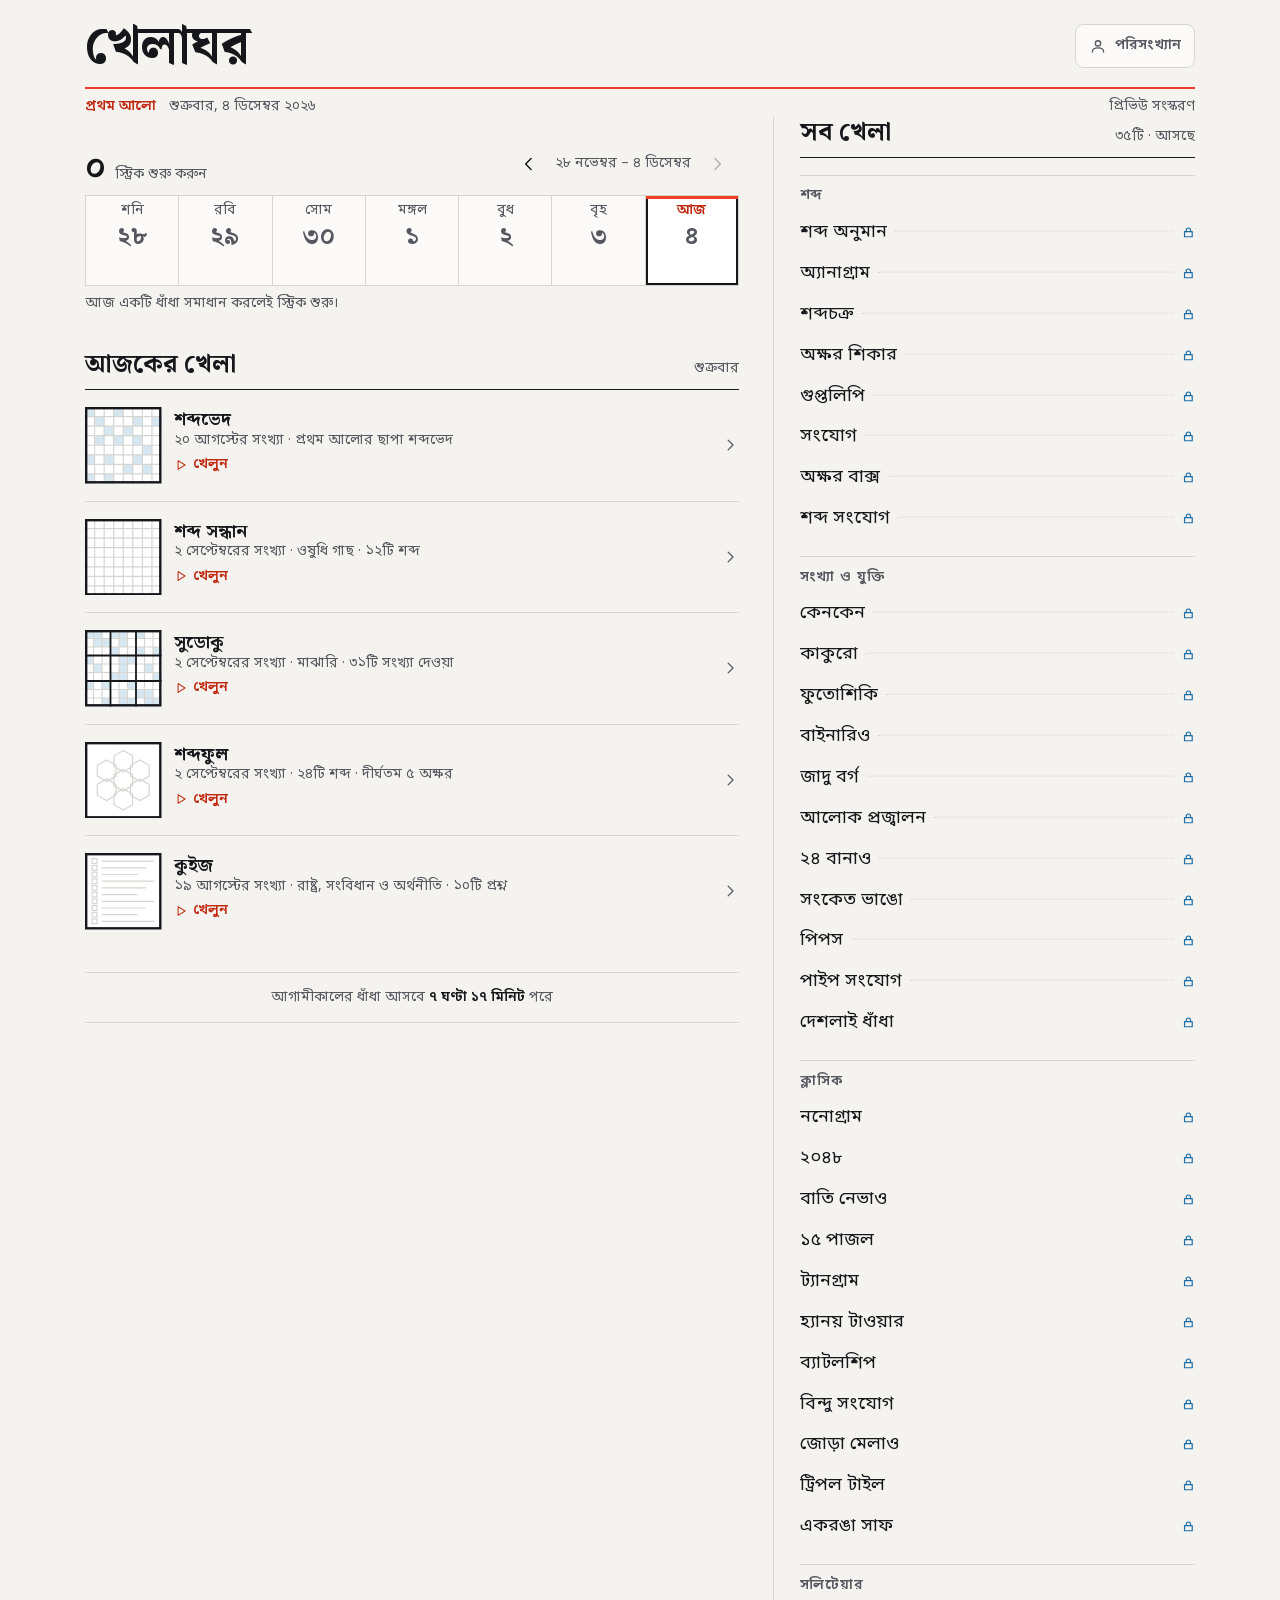
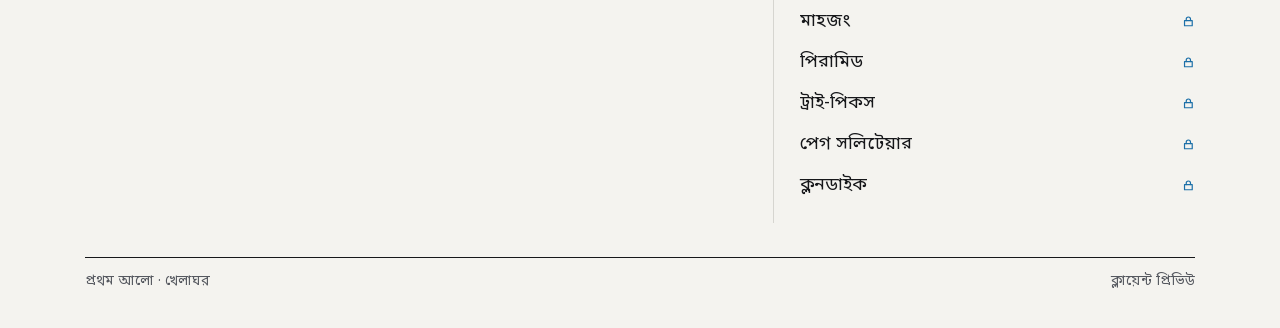
<file: index.html>
<!DOCTYPE html>
<html lang="bn">
<head>
<meta charset="UTF-8">
<title>খেলাঘর — প্রথম আলো</title>
<meta name="viewport" content="width=device-width, initial-scale=1">
<link rel="canonical" href="hub/index.html">
<meta http-equiv="refresh" content="0; url=hub/index.html">
<style>html,body{margin:0;height:100%;background:#F4F3EF}</style>
<script>location.replace('hub/index.html' + location.hash);</script>
</head>
<body><a href="hub/index.html">খেলাঘর</a></body>
</html>
</file>
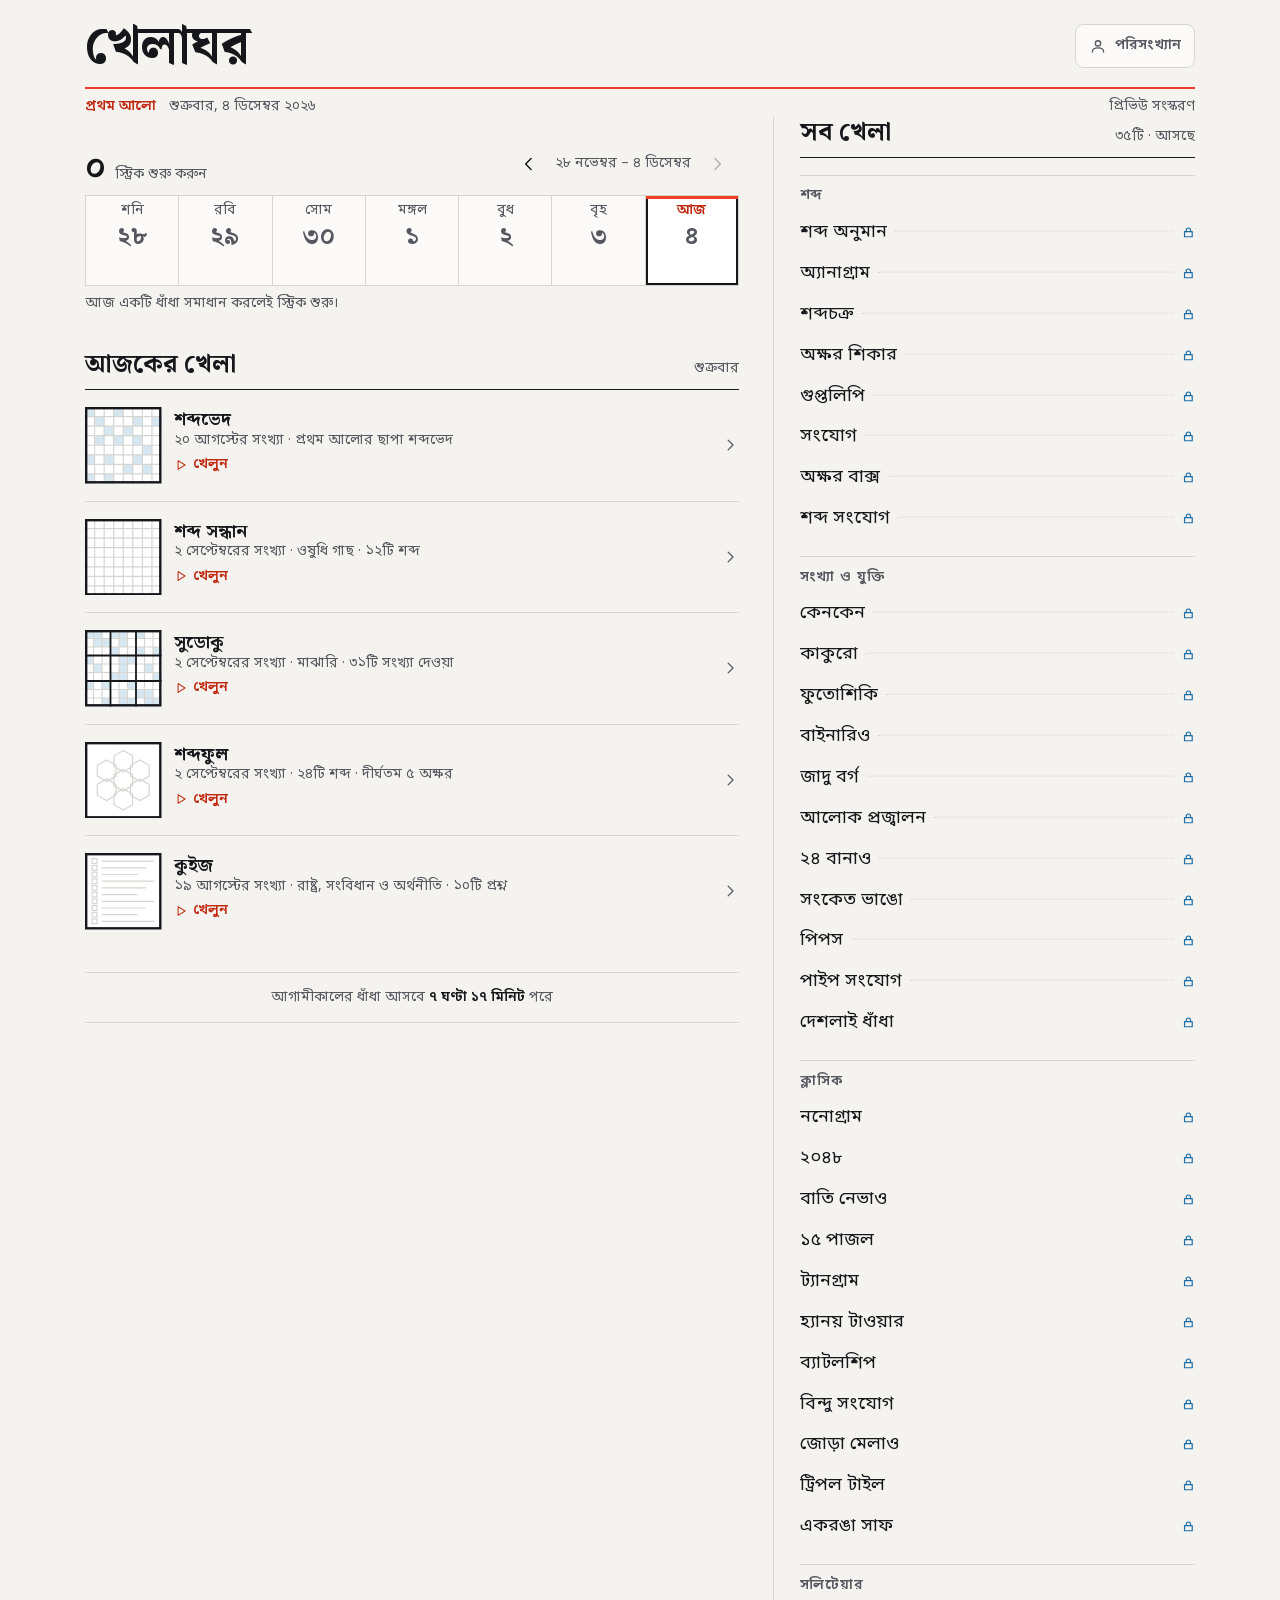
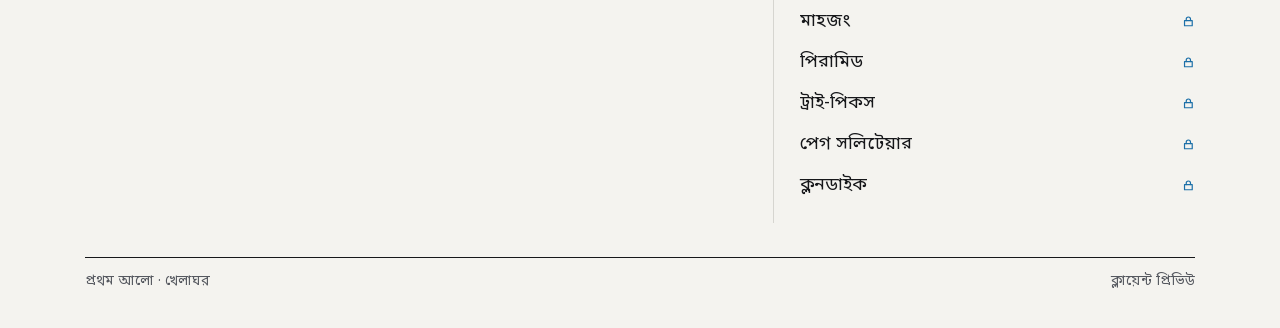
<file: hub/index.html>
<!DOCTYPE html>
<html lang="bn">
<head>
<meta charset="UTF-8">
<meta name="viewport" content="width=device-width, initial-scale=1, viewport-fit=cover">
<title>খেলাঘর — প্রথম আলো</title>
<meta name="description" content="প্রথম আলোর দৈনিক ধাঁধা — শব্দভেদ, শব্দ সন্ধান এবং আরও।">
<meta name="theme-color" content="#F4F3EF">
<link rel="stylesheet" href="../shared/pa-fonts.css">
<link rel="stylesheet" href="../shared/pa-tokens.css">
<link rel="stylesheet" href="../shared/pa-ui.css">
<link rel="icon" href="data:image/svg+xml,%3Csvg xmlns='http://www.w3.org/2000/svg' viewBox='0 0 32 32'%3E%3Crect width='32' height='32' fill='%23F4F3EF'/%3E%3Cg stroke='%2316171A' stroke-width='1.5'%3E%3Crect x='6.75' y='6.75' width='18.5' height='18.5' fill='none'/%3E%3Cpath d='M6.75 13h18.5M6.75 19h18.5M13 6.75v18.5M19 6.75v18.5'/%3E%3C/g%3E%3Crect x='19' y='19' width='6.25' height='6.25' fill='%23EE4023'/%3E%3C/svg%3E">
<style>
/* ======================================================================
   খেলাঘর — the dated ledger.
   Materials come from pa-tokens.css. Nothing below invents a colour, a
   type size, or a radius the press does not already have.
   ====================================================================== */

body { background: var(--pa-paper); }

.kg { max-width: 34rem; margin: 0 auto; padding: 0 var(--pa-s-4) var(--pa-s-6); }

/* ---- masthead --------------------------------------------------------
   A newspaper's nameplate, set left, over the spot-red rule that every
   Prothom Alo section head carries. Not an app bar: no back arrow, no
   centred title, no elevation. */

.kg-head { padding-top: calc(env(safe-area-inset-top, 0px) + var(--pa-s-4)); }
.kg-head__top { display: flex; align-items: center; justify-content: space-between; gap: var(--pa-s-3); }
.kg-head__name {
  font-family: var(--pa-serif);
  font-weight: 700;
  font-size: calc(var(--pa-size-masthead) * 1.3);
  line-height: 1.05;
  letter-spacing: -0.015em;
  margin: 0;
}
.kg-head__rule {
  height: 2px;
  background: var(--pa-red);
  margin: var(--pa-s-3) 0 var(--pa-s-2);
  transform-origin: left center;
  animation: kg-press 520ms var(--pa-ease) both;
}
@keyframes kg-press { from { transform: scaleX(0); } to { transform: scaleX(1); } }

/* The folio line, not a kicker: publisher, date and edition set on one
   line beneath the nameplate rule, the way a newspaper prints its own
   particulars. */
.kg-head__date {
  display: flex; align-items: baseline; flex-wrap: wrap; gap: var(--pa-s-2) var(--pa-s-3);
  font-size: var(--pa-size-meta);
  color: var(--pa-ink-2);
  line-height: 1.4;
}
.kg-head__pub { font-weight: 600; color: var(--pa-red-deep); }
.kg-head__ed { color: var(--pa-ink-2); margin-inline-start: auto; }

/* profile chip — dormant. Streaks live in an account; this says so
   without pretending we have one. */
.kg-chip {
  display: inline-flex; align-items: center; gap: var(--pa-s-2);
  min-height: var(--pa-tap); padding: 0 var(--pa-s-3);
  border: 1px solid var(--pa-rule);
  border-radius: var(--pa-r-md);
  background: var(--pa-paper-lift);
  font-size: var(--pa-size-meta); font-weight: 600; color: var(--pa-ink-2);
  white-space: nowrap;
  transition: border-color 160ms var(--pa-ease), color 160ms var(--pa-ease);
}
.kg-chip:hover { border-color: var(--pa-chrome); color: var(--pa-chrome-strong); }
.kg-chip svg { color: var(--pa-ink-2); }
.kg-chip:hover svg { color: var(--pa-chrome); }

/* ---- the ledger ------------------------------------------------------
   The week as a printed calendar strip: seven ruled cells on the paper's
   own grid, one row of tally marks per day. This is the navigation and
   the streak at once — walking back through weeks IS the archive. */

.kg-ledger { margin-top: var(--pa-s-5); }
.kg-ledger__head {
  display: grid;
  grid-template-columns: 1fr auto;
  align-items: end;
  gap: var(--pa-s-3);
  margin-bottom: var(--pa-s-2);
}
.kg-streak { display: flex; align-items: baseline; gap: var(--pa-s-2); }
.kg-streak__n {
  font-family: var(--pa-serif); font-weight: 700;
  font-size: var(--pa-size-masthead); line-height: 1;
  font-variant-numeric: tabular-nums;
}
.kg-streak__l { font-size: var(--pa-size-meta); color: var(--pa-ink-2); }
.kg-streak.is-risk .kg-streak__n { color: var(--pa-red); }

.kg-weeknav { display: flex; align-items: center; gap: var(--pa-s-1); }
.kg-weeknav__label {
  font-size: var(--pa-size-meta); color: var(--pa-ink-2);
  min-width: 7.5rem; text-align: center;
}
.kg-weeknav .pa-iconbtn:disabled { opacity: 0.3; cursor: default; }

/* Seven cells sharing one ink ground — the 1px gaps are the rules, exactly
   as the board's cells are separated in every game in this system. */
.kg-week {
  display: grid;
  grid-template-columns: repeat(7, 1fr);
  gap: 1px;
  background: var(--pa-rule);
  border: 1px solid var(--pa-rule);
}
.kg-day {
  display: flex; flex-direction: column; align-items: center; gap: 0.3rem;
  padding: var(--pa-s-2) 0 var(--pa-s-2);
  min-height: 4.25rem;
  background: var(--pa-paper-lift);
  color: var(--pa-ink);
  text-align: center;
  transition: background 160ms var(--pa-ease);
}
.kg-day__w { font-size: var(--pa-size-meta); color: var(--pa-ink-2); line-height: 1; }
.kg-day__n {
  font-family: var(--pa-serif); font-weight: 700;
  font-size: var(--pa-size-title); line-height: 1; font-variant-numeric: tabular-nums;
}
.kg-day__tally { display: flex; gap: 2px; min-height: 6px; align-items: center; }
.kg-day__tally i { width: 6px; height: 6px; background: var(--pa-ink); display: block; }
.kg-day__tally i.is-part { background: none; box-shadow: inset 0 0 0 1px var(--pa-ink-2); }

/* A solved day is settled, so it stops taking cyan — cyan is blocked, and a
   day you finished is the opposite of shut. Green has no 8% step by design
   (The No Green Sixteen Rule), and a whole calendar cell at 30% would out-shout
   the today marker beside it. So the day is marked with the green ink as a
   rule along its foot, which is what the system does when a screen is too
   heavy and the mark still has to carry the meaning. */
.kg-day.is-solved { box-shadow: inset 0 -3px 0 var(--pa-green); }
.kg-day.is-future { background: var(--pa-paper); color: var(--pa-ink-2); cursor: default; }
.kg-day.is-future .kg-day__n { color: var(--pa-rule); }
.kg-day.is-empty .kg-day__n { color: var(--pa-ink-2); }
.kg-day:not(.is-future):hover { background: var(--pa-cyan-16); }

.kg-day.is-today {
  background: var(--pa-cell);
  box-shadow: inset 0 3px 0 var(--pa-red);
  animation: kg-ink 620ms var(--pa-ease) both;
}
@keyframes kg-ink { from { opacity: 0; transform: translateY(3px); } to { opacity: 1; transform: none; } }
.kg-day.is-today .kg-day__w { color: var(--pa-red-deep); font-weight: 600; }
.kg-day.is-sel { box-shadow: inset 0 0 0 2px var(--pa-ink); }
.kg-day.is-today.is-sel { box-shadow: inset 0 3px 0 var(--pa-red), inset 0 0 0 2px var(--pa-ink); }

.kg-ledger__note {
  margin: var(--pa-s-2) 0 0;
  font-size: var(--pa-size-meta);
  color: var(--pa-ink-2);
  line-height: 1.5;
}
.kg-ledger__note b { color: var(--pa-red-deep); font-weight: 600; }

/* ---- section heads ---------------------------------------------------- */

.kg-sec { margin-top: var(--pa-s-6); }
.kg-sec__head {
  display: flex; align-items: baseline; justify-content: space-between; gap: var(--pa-s-3);
  border-bottom: 1px solid var(--pa-rule-strong);
  padding-bottom: var(--pa-s-2);
}
.kg-sec__h {
  margin: 0;
  font-family: var(--pa-serif); font-weight: 700;
  font-size: var(--pa-size-title); line-height: 1.2;
}
.kg-sec__m { font-size: var(--pa-size-meta); color: var(--pa-ink-2); }
/* Violet is borrowed chrome — buttons, focus, hover grounds. A link inside
   an editorial head is not chrome, so it is set in ink and underlined. */
.kg-sec__m button { color: var(--pa-ink); font-weight: 600; text-decoration: underline; text-underline-offset: 2px; }
.kg-sec__m button:hover { color: var(--pa-red-deep); }

/* ---- the day's games -------------------------------------------------- */

.kg-games { list-style: none; margin: 0; padding: 0; }
.kg-games li + li { border-top: 1px solid var(--pa-rule); }

.kg-game {
  display: grid;
  grid-template-columns: 3.5rem 1fr auto;
  align-items: center;
  gap: var(--pa-s-3);
  width: 100%;
  padding: var(--pa-s-3) 0;
  text-align: start;
  color: inherit;
  text-decoration: none;
  transition: background 160ms var(--pa-ease);
}
a.kg-game:hover { background: var(--pa-chrome-tint); }
.kg-game__body { min-width: 0; }
.kg-game__t {
  display: block;
  font-family: var(--pa-serif); font-weight: 700;
  font-size: var(--pa-size-body); line-height: 1.25;
}
.kg-game__d {
  display: block;
  font-size: var(--pa-size-meta); color: var(--pa-ink-2);
  line-height: 1.5;
  overflow: hidden; text-overflow: ellipsis; white-space: nowrap;
}
.kg-game__s {
  display: inline-flex; align-items: center; gap: 0.3rem;
  margin-top: 0.15rem;
  font-size: var(--pa-size-meta); font-weight: 600; line-height: 1.4;
}
/* Spot red at meta size is 3.5:1 on newsprint. Text takes the deep step,
   which is 5.2:1; full strength stays on rules, marks and display numerals,
   which is where the press puts it anyway. */
.kg-game__s.is-new { color: var(--pa-red-deep); }
.kg-game__s.is-run { color: var(--pa-green); }
.kg-game__s.is-done { color: var(--pa-ink-2); }
.kg-game__s svg { color: currentColor; }
.kg-game__end { display: flex; align-items: center; gap: var(--pa-s-2); color: var(--pa-ink-2); }
.kg-game__best { font-size: var(--pa-size-meta); color: var(--pa-ink-2); font-variant-numeric: tabular-nums; }

.kg-game.is-soon { color: var(--pa-ink-2); }
.kg-game.is-soon .kg-game__t { color: var(--pa-ink-2); }
.kg-game.is-soon .kg-game__s { color: var(--pa-ink-2); font-weight: 400; }
/* The lock is the one piece of the unbuilt row that keeps full colour: cyan
   is the system's blocked mark, and it is what tells the reader at a glance
   that the row is shut rather than merely quiet. */
.kg-game.is-soon .kg-game__s svg { color: var(--pa-cyan); flex: none; }

/* Thumbnails are printed puzzle content: square corners, 1px ink ground,
   blocks and progress only — never a letter. */
.kg-thumb { display: block; width: 3.5rem; height: 3.5rem; }
/* Blocks at cyan 16%, the reader's own filled squares at red 16%, nothing
   else — the thumbnail vocabulary DESIGN.md sets for every game in the
   system. Inking filled squares solid black made a solved puzzle read as a
   smudge and broke the parity with শব্দভেদ's own front page. */
.kg-thumb rect.b { fill: var(--pa-cyan-16); }
.kg-thumb rect.f { fill: var(--pa-red-16); }
.kg-thumb rect.bg { fill: var(--pa-cell); }
.kg-thumb.is-soon rect.bg { fill: var(--pa-paper); }
/* fill:none matters for the flower: a <polygon> with no fill rule defaults to
   solid black, so a hairline hex cell would print as an ink blob. */
.kg-thumb .g { stroke: var(--pa-rule); stroke-width: 1; fill: none; }
/* Box rules for a grid of grids. Ink, not hairline: at 3.5rem the 3×3
   structure is the whole of what identifies the drawing as a sudoku. */
.kg-thumb .gb { stroke: var(--pa-ink); stroke-width: 1.5; fill: none; }
/* A petal the reader has earned. Green is the system's settled ink — red is
   *now*, and a word already found is not now; cyan is blocked, which it also
   is not. */
.kg-thumb .fp { fill: var(--pa-green-45); }
.kg-thumb .fr { stroke: var(--pa-ink); stroke-width: 2; fill: none; }
/* Ink-faint is a drawing weight here, not text: an unbuilt game's schematic
   must sit behind the two that are playable. */
.kg-thumb.is-soon .fr { stroke: var(--pa-ink-3); }

/* the assist bar under a started game */
.kg-prog { height: 2px; background: var(--pa-rule); margin-top: 0.35rem; }
.kg-prog i { display: block; height: 100%; background: var(--pa-green); }

/* ---- next-edition line ------------------------------------------------ */

.kg-next {
  margin-top: var(--pa-s-5);
  border-top: 1px solid var(--pa-rule);
  border-bottom: 1px solid var(--pa-rule);
  padding: var(--pa-s-3) 0;
  text-align: center;
  font-size: var(--pa-size-meta);
  color: var(--pa-ink-2);
}
.kg-next b { font-weight: 600; color: var(--pa-ink); font-variant-numeric: tabular-nums; }

/* ---- catalogue index -------------------------------------------------- */

/* A newspaper index carries its rule weights: the section takes the ink
   rule, each category a hairline, each entry the dot leader. */
.kg-cat { margin-top: var(--pa-s-4); }
.kg-cat__h {
  margin: 0 0 var(--pa-s-1);
  padding-top: var(--pa-s-2);
  border-top: 1px solid var(--pa-rule);
  font-family: var(--pa-sans); font-weight: 600;
  font-size: var(--pa-size-meta);
  letter-spacing: 0.06em;
  color: var(--pa-ink-2);
}
.kg-idx { list-style: none; margin: 0 0 var(--pa-s-4); padding: 0; }
.kg-idx li {
  display: grid;
  grid-template-columns: auto 1fr auto;
  align-items: baseline;
  gap: var(--pa-s-2);
  padding: 0.3rem 0;
  font-size: var(--pa-size-body);
}
.kg-idx__lead { border-bottom: 1px dotted var(--pa-rule); transform: translateY(-0.3em); }
/* One legend in the section head, then a mark per entry — thirty-five
   repetitions of the same grey word was type doing a mark's job, and it
   left the largest region of the page with no ink in it.
   Full strength, not a screen: cyan 16% on paper is 1.1:1, and this mark is
   the only sighted carrier of "আসছে" on thirty-five rows. Full-strength cyan
   is 4.87:1, and full strength is what the press reserves for marks.
   The mark is a lock, not a square: a shut row reads as shut without the
   reader having to learn the legend first. */
.kg-idx__mark {
  width: 0.75rem; height: 0.75rem;
  color: var(--pa-cyan);
  align-self: center;
}
.kg-idx__mark svg { display: block; width: 100%; height: 100%; }

.kg-foot {
  margin-top: var(--pa-s-6);
  border-top: 1px solid var(--pa-rule-strong);
  padding-top: var(--pa-s-3);
  display: flex; align-items: baseline; justify-content: space-between; gap: var(--pa-s-3);
  font-size: var(--pa-size-meta); color: var(--pa-ink-2);
}

/* ---- sheets ----------------------------------------------------------- */

.kg-stats { padding: var(--pa-s-4) var(--pa-s-4) var(--pa-s-6); }
.kg-stats__g + .kg-stats__g { margin-top: var(--pa-s-5); }
.kg-stats__t {
  margin: 0 0 var(--pa-s-2);
  font-family: var(--pa-serif); font-weight: 700; font-size: var(--pa-size-title);
  border-bottom: 1px solid var(--pa-rule); padding-bottom: var(--pa-s-2);
}
.kg-nums { display: grid; grid-template-columns: repeat(4, 1fr); gap: var(--pa-s-2); }
.kg-nums div { text-align: center; }
.kg-nums dt { font-size: var(--pa-size-meta); color: var(--pa-ink-2); line-height: 1.4; }
.kg-nums dd {
  margin: 0;
  font-family: var(--pa-serif); font-weight: 700;
  font-size: var(--pa-size-title); font-variant-numeric: tabular-nums;
}
.kg-bars { display: flex; align-items: flex-end; gap: 3px; height: 2.5rem; margin-top: var(--pa-s-3); }
.kg-bars i { flex: 1; background: var(--pa-green-30); min-height: 2px; }
.kg-bars i.is-none { background: var(--pa-rule); }
.kg-bars i.is-today { background: var(--pa-red); }
.kg-bars__l { display: flex; justify-content: space-between; font-size: var(--pa-size-meta); color: var(--pa-ink-2); margin-top: var(--pa-s-1); }

.kg-demo {
  margin-top: var(--pa-s-5);
  border-top: 1px solid var(--pa-rule);
  padding-top: var(--pa-s-3);
}
.kg-demo__row {
  display: flex; align-items: center; justify-content: space-between;
  gap: var(--pa-s-3); min-height: var(--pa-tap);
  padding-block: var(--pa-s-2);
}
.kg-demo__row > div { min-width: 0; }
.kg-demo__row .pa-btn { flex: 0 0 auto; white-space: nowrap; }
.kg-demo__l { font-size: var(--pa-size-body); }
.kg-demo__h { font-size: var(--pa-size-meta); color: var(--pa-ink-2); line-height: 1.5; margin: 0.1rem 0 0; }

.kg-share { padding: var(--pa-s-4); }
.kg-share__card {
  border: 1px solid var(--pa-rule-strong);
  background: var(--pa-cell);
  padding: var(--pa-s-4);
  text-align: center;
}
.kg-share__t { font-family: var(--pa-serif); font-weight: 700; font-size: var(--pa-size-title); margin: 0; }
.kg-share__d { font-size: var(--pa-size-meta); color: var(--pa-ink-2); margin: 0.2rem 0 var(--pa-s-3); }
.kg-share__grid { display: inline-grid; gap: 2px; background: var(--pa-ink); padding: 1px; }
.kg-share__grid i { width: 12px; height: 12px; background: var(--pa-cell); display: block; }
.kg-share__grid i.b { background: var(--pa-cyan-16); }
/* শব্দফুল has no grid to print; its share card carries the rosette instead,
   at the same optical weight the 8×8 has. */
.kg-share__flower { display: inline-block; width: 7.5rem; }
.kg-share__flower .kg-thumb { width: 100%; height: auto; display: block; }
.kg-share__rule { height: 2px; background: var(--pa-red); margin: var(--pa-s-2) auto var(--pa-s-3); }
.kg-share__m { margin: var(--pa-s-3) 0 0; font-size: var(--pa-size-body); font-variant-numeric: tabular-nums; }
/* The card is the result; this one line is the disclosure that what leaves
   the phone is text, not the picture. Printing the whole payload underneath
   said the same thing twice and made the card decoration above its own copy.
   (Not rasterised on purpose: drawing Bangla conjuncts into a canvas is the
   rendering risk this programme has already flagged for Android WebViews.) */
.kg-share__x {
  margin: var(--pa-s-3) 0 0;
  text-align: center;
  font-size: var(--pa-size-meta);
  color: var(--pa-ink-2);
  line-height: 1.5;
}
.kg-share__acts { display: grid; gap: var(--pa-s-2); margin-top: var(--pa-s-3); }
.kg-copied { font-size: var(--pa-size-meta); color: var(--pa-green); text-align: center; min-height: 1.2em; }

/* ---- desktop: the spread ---------------------------------------------
   The same four type steps, set larger by the tokens, with the ledger and
   the day running as the lead column and the catalogue as the rail — the
   arrangement a broadsheet page already has. */

@media (min-width: 60rem) and (min-height: 40rem) {
  .kg { max-width: var(--pa-page); padding-inline: var(--pa-s-6); }
  .kg-head__name { font-size: calc(var(--pa-size-masthead) * 1.6); }
  .kg-spread {
    display: grid;
    grid-template-columns: minmax(0, 1.55fr) minmax(17rem, 1fr);
    gap: var(--pa-s-6);
    align-items: start;
  }
  .kg-rail { border-left: 1px solid var(--pa-rule); padding-left: var(--pa-s-5); }
  .kg-rail .kg-sec { margin-top: 0; }
  .kg-day { min-height: 5.25rem; }
  .kg-game { grid-template-columns: 4.5rem 1fr auto; padding: var(--pa-s-4) 0; }
  .kg-thumb { width: 4.5rem; height: 4.5rem; }
}
</style>
</head>
<body>
<!--
  THESIS: প্রথম আলো's puzzle habit is a dated ledger, not a card grid; the
  week of printed date squares IS the navigation, the streak and the
  archive at once. Refuses the portal tile-grid with a badge bolted on.
  OWN-WORLD: pa-tokens three-colour press — cool newsprint, ink hairlines,
  green for days already inked and settled, spot red for today and for what
  is still owed. Noto Serif Bengali for editorial voice, Noto Sans for
  machinery. Square corners, no shadows, no invented hue: portal violet
  stays exactly where DESIGN.md's Borrowed Chrome Rule puts it — primary
  button, focus ring, hover ground — and never on an editorial surface.
  STORY: the reader sees the week they have kept, that today is unsolved,
  and opens today's puzzle — or walks back a week to a day they missed.
  FIRST VIEWPORT: nameplate over spot-red rule, dateline, streak count
  against the seven-cell week strip, then today's column of hero games,
  first row primary.
  FORM: dated ledger, candidate 3 of the ordered structural list, surface
  seed key 32bc8a5a.
  FINISH: unreviewed and undocumented is unfinished; this build ends with
  the finish review, the verdict, and DESIGN.md.
-->

<div class="kg">

  <header class="kg-head">
    <div class="kg-head__top">
      <h1 class="kg-head__name">খেলাঘর</h1>
      <button class="kg-chip" id="chip" aria-haspopup="dialog">
        <svg width="18" height="18" viewBox="0 0 24 24" fill="none" stroke="currentColor" stroke-width="1.75" stroke-linecap="round" stroke-linejoin="round" aria-hidden="true"><circle cx="12" cy="8.5" r="3.5"/><path d="M4.5 20c0-3.6 3.4-5.5 7.5-5.5s7.5 1.9 7.5 5.5"/></svg>
        <span id="chip-label">পরিসংখ্যান</span>
      </button>
    </div>
    <div class="kg-head__rule" aria-hidden="true"></div>
    <div class="kg-head__date">
      <span class="kg-head__pub">প্রথম আলো</span>
      <span id="dateline">—</span>
      <span class="kg-head__ed" id="edition">—</span>
    </div>
  </header>

  <div class="kg-spread">
    <main>

      <section class="kg-ledger" aria-labelledby="ledger-h">
        <h2 class="pa-sr" id="ledger-h">সমাধানের স্ট্রিক</h2>
        <div class="kg-ledger__head">
          <div class="kg-streak" id="streak">
            <span class="kg-streak__n" id="streak-n">০</span>
            <span class="kg-streak__l" id="streak-l">দিনের স্ট্রিক</span>
          </div>
          <div class="kg-weeknav">
            <button class="pa-iconbtn" id="wk-prev" aria-label="আগের সপ্তাহ">
              <svg width="20" height="20" viewBox="0 0 24 24" fill="none" stroke="currentColor" stroke-width="1.75" stroke-linecap="round" stroke-linejoin="round" aria-hidden="true"><path d="M14.5 5.5L8 12l6.5 6.5"/></svg>
            </button>
            <span class="kg-weeknav__label" id="wk-label">—</span>
            <button class="pa-iconbtn" id="wk-next" aria-label="পরের সপ্তাহ">
              <svg width="20" height="20" viewBox="0 0 24 24" fill="none" stroke="currentColor" stroke-width="1.75" stroke-linecap="round" stroke-linejoin="round" aria-hidden="true"><path d="M9.5 5.5L16 12l-6.5 6.5"/></svg>
            </button>
          </div>
        </div>
        <div class="kg-week" id="week" role="group" aria-label="সপ্তাহের দিন"></div>
        <p class="kg-ledger__note" id="ledger-note"></p>
      </section>

      <section class="kg-sec" aria-labelledby="day-h">
        <div class="kg-sec__head">
          <h2 class="kg-sec__h" id="day-h">আজকের খেলা</h2>
          <span class="kg-sec__m" id="day-meta"></span>
        </div>
        <ul class="kg-games" id="games"></ul>
      </section>

      <p class="kg-next" id="next-line"></p>

    </main>

    <aside class="kg-rail">
      <section class="kg-sec" aria-labelledby="cat-h">
        <div class="kg-sec__head">
          <h2 class="kg-sec__h" id="cat-h">সব খেলা</h2>
          <span class="kg-sec__m" id="cat-meta"></span>
        </div>
        <div id="catalogue"></div>
      </section>
    </aside>
  </div>

  <footer class="kg-foot">
    <span>প্রথম আলো · খেলাঘর</span>
    <span id="build-note">ক্লায়েন্ট প্রিভিউ</span>
  </footer>

</div>

<!-- stats -->
<div class="pa-sheet" id="sheet-stats" hidden>
  <div class="pa-sheet__scrim" data-close></div>
  <div class="pa-sheet__panel" role="dialog" aria-modal="true" aria-label="পরিসংখ্যান" tabindex="-1">
    <div class="pa-sheet__head">
      <h3 class="pa-sheet__title">পরিসংখ্যান</h3>
      <button class="pa-iconbtn" data-close aria-label="বন্ধ করুন">
        <svg width="20" height="20" viewBox="0 0 24 24" fill="none" stroke="currentColor" stroke-width="1.75" stroke-linecap="round" aria-hidden="true"><path d="M6 6l12 12M18 6L6 18"/></svg>
      </button>
    </div>
    <div class="pa-sheet__body pa-scroll">
      <div class="kg-stats" id="stats-body"></div>
    </div>
  </div>
</div>

<!-- share -->
<div class="pa-sheet" id="sheet-share" hidden>
  <div class="pa-sheet__scrim" data-close></div>
  <div class="pa-sheet__panel" role="dialog" aria-modal="true" aria-label="ফল শেয়ার করুন" tabindex="-1">
    <div class="pa-sheet__head">
      <h3 class="pa-sheet__title">ফল শেয়ার করুন</h3>
      <button class="pa-iconbtn" data-close aria-label="বন্ধ করুন">
        <svg width="20" height="20" viewBox="0 0 24 24" fill="none" stroke="currentColor" stroke-width="1.75" stroke-linecap="round" aria-hidden="true"><path d="M6 6l12 12M18 6L6 18"/></svg>
      </button>
    </div>
    <div class="pa-sheet__body pa-scroll">
      <div class="kg-share" id="share-body"></div>
    </div>
  </div>
</div>

<script src="../shared/bn-text.js"></script>
<script src="../shared/pa-data.js"></script>
<script src="hub.js"></script>
</body>
</html>
</file>
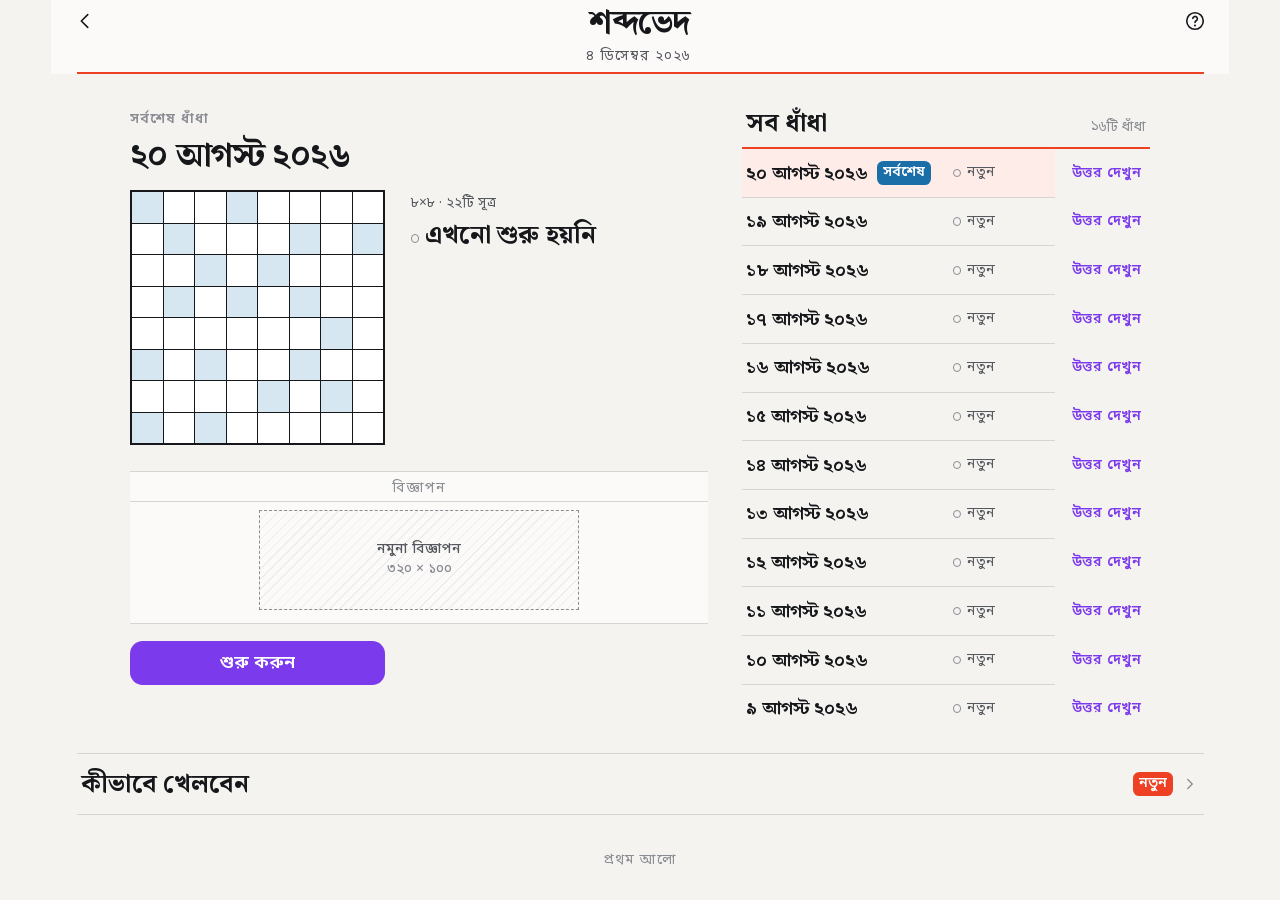
<file: games/crossword-bn/index.html>
<!DOCTYPE html>
<html lang="bn">
<head>
<meta charset="UTF-8">
<meta name="viewport" content="width=device-width, initial-scale=1, viewport-fit=cover">
<title>শব্দভেদ · প্রথম আলো</title>
<meta name="description" content="প্রথম আলোর দৈনিক শব্দভেদ। ৮×৮ বাংলা শব্দজট, প্রতিদিন নতুন।">
<meta name="theme-color" content="#F4F3EF">
<link rel="icon" href="data:image/svg+xml,%3Csvg%20xmlns='http://www.w3.org/2000/svg'%20viewBox='0%200%2032%2032'%3E%3Crect%20width='32'%20height='32'%20fill='%23F4F3EF'/%3E%3Crect%20x='7'%20y='7'%20width='5.5'%20height='5.5'%20fill='%2316171A'/%3E%3Crect%20x='19.5'%20y='19.5'%20width='5.5'%20height='5.5'%20fill='%23EE4023'/%3E%3Cg%20stroke='%2316171A'%20stroke-width='1.5'%20fill='none'%3E%3Crect%20x='6.75'%20y='6.75'%20width='18.5'%20height='18.5'/%3E%3Cpath%20d='M6.75%2013h18.5M6.75%2019h18.5M13%206.75v18.5M19%206.75v18.5'/%3E%3C/g%3E%3C/svg%3E">
<link rel="stylesheet" href="../../shared/pa-fonts.css">
<link rel="stylesheet" href="../../shared/pa-tokens.css">
<link rel="stylesheet" href="../../shared/pa-ui.css">
<style>
/* =====================================================================
   শব্দভেদ — game surface.
   Layout is three zones: fixed head (bar, dateline, clue, strip),
   flexible middle (grid), docked foot (type-case keyboard).
   ===================================================================== */

.xw {
  display: flex;
  flex-direction: column;
  height: 100dvh;
  min-height: 100svh;
  overflow: hidden;
}

/* ---- clue bar -------------------------------------------------------- */

/* The head zone never shrinks. Only the board absorbs leftover height —
   letting these compress instead clips the reading strip's cells, which is
   the one surface that exists to be legible. */
.xw-clue, .xw-coach, .xw-full, .xw-strip { flex: none; }

.xw-clue {
  display: grid;
  grid-template-columns: 2.25rem 1fr 2.25rem;
  align-items: stretch;
  background: var(--pa-cyan-08);
  border-bottom: 1px solid var(--pa-rule);
}
.xw-clue__nav {
  display: flex;
  align-items: center;
  justify-content: center;
  width: 100%;
  color: var(--pa-cyan);
  transition: background-color 140ms var(--pa-ease);
}
.xw-clue__nav:hover { background: var(--pa-cyan-16); }
.xw-clue__body {
  display: flex;
  align-items: center;
  gap: var(--pa-s-2);
  min-height: 3.125rem;
  padding: var(--pa-s-1) var(--pa-s-1);
  text-align: start;
  overflow: hidden;
}
.xw-clue__num {
  display: inline-flex;
  align-items: center;
  gap: 0.15rem;
  flex: none;
  padding: 0.1rem 0.35rem;
  border-radius: var(--pa-r-sm);
  background: var(--pa-cyan);
  color: #fff;
  font-size: var(--pa-size-meta);
  font-weight: 600;
  line-height: 1.5;
}
.xw-clue__num svg { display: block; }
.xw-clue__text {
  flex: 1 1 auto;
  min-width: 0;
  display: -webkit-box;
  -webkit-line-clamp: 2;
  -webkit-box-orient: vertical;
  font-family: var(--pa-serif);
  font-weight: 400;
  font-size: var(--pa-size-body);
  line-height: var(--pa-leading-tight);
  overflow: hidden;
}
.xw-clue__list {
  flex: none;
  display: inline-flex;
  align-items: center;
  color: var(--pa-cyan);
  padding-inline: 0.15rem;
}

/* ---- magnified active-entry strip ------------------------------------
   The grid is a map; this is the reading and writing surface. Bangla
   conjuncts at grid scale are not legible and are not meant to be.      */

.xw-strip {
  display: flex;
  justify-content: safe center;
  align-items: flex-end;
  gap: 2px;
  padding: var(--pa-s-1) var(--pa-s-3) var(--pa-s-2);
  overflow-x: auto;
  overscroll-behavior-x: contain;
  scrollbar-width: none;
  background: var(--pa-paper);
  border-bottom: 1px solid var(--pa-rule);
}
.xw-strip::-webkit-scrollbar { display: none; }

.xw-scell {
  position: relative;
  flex: none;
  display: grid;
  place-items: center;
  width: var(--scell, 3.5rem);
  height: var(--scell, 3.5rem);
  background: transparent;
  border: 1px solid var(--pa-rule);
  box-shadow: inset 0 -2px 0 var(--pa-rule);
  font-size: calc(var(--scell, 3.5rem) * 0.5);
  line-height: 1;
  font-weight: 500;
  transition: background-color 120ms var(--pa-ease);
}
.xw-scell.has-v { background: var(--pa-cell); border-color: var(--pa-rule-strong); box-shadow: none; }
.xw-scell.is-active {
  background: var(--pa-red-16);
  box-shadow: inset 0 0 0 2px var(--pa-red);
  z-index: 1;
}
.xw-scell__n {
  position: absolute;
  inset-block-start: 2px;
  inset-inline-start: 3px;
  font-size: max(9px, calc(var(--scell, 3.5rem) * 0.2));
  font-weight: 600;
  line-height: 1;
  color: var(--pa-ink-2);
}
.xw-scell__v { display: block; transform-origin: center; }
.xw-scell.is-wrong { color: var(--pa-red-deep); }
.xw-scell.is-wrong::after {
  content: '';
  position: absolute;
  inset: 6px;
  background: linear-gradient(to top right, transparent 48.6%, var(--pa-red) 48.6% 51.4%, transparent 51.4%);
}

/* caret on the active composition cell */
.xw-scell.is-active.is-composing .xw-scell__v { border-bottom: 2px solid var(--pa-red); }

/* TWO MODES, bound to the keyboard.
   Typing: the strip is visible (the reader) and the grid is small and
   auto-scrolled (the map). Scanning: the keyboard is collapsed, so the strip
   goes with it and the grid takes the whole page. Both surfaces serve the
   same act; a 640dp phone cannot show both at full size, and pretending
   otherwise is what kept clipping the last row. */
.xw.is-scanning .xw-strip { display: none; }

/* ---- grid ------------------------------------------------------------ */

/* The ceiling on cell size, read by sizeGrid(). A board capped at phone
   scale is the whole reason the desktop page read as shrunken: 8×8 at 64px
   is a 512px square adrift in a 1920px page. */
.xw-gridwrap {
  --cell-max: 64px;
  flex: 1 1 auto;
  display: grid;
  place-items: center;
  min-height: 0;
  padding: var(--pa-s-2);
  overflow: auto;
  overscroll-behavior: contain;
}
/* Only when the grid genuinely overflows. Applied unconditionally it dissolves
   the 3px outer rule and bleaches the active-word tint on the last row —
   the highlight looks broken when it is not. */
.xw-gridwrap.is-scrollable {
  -webkit-mask-image: linear-gradient(to bottom, #000 calc(100% - 18px), transparent);
  mask-image: linear-gradient(to bottom, #000 calc(100% - 18px), transparent);
}

.xw-grid {
  display: grid;
  grid-template-columns: repeat(var(--cols, 8), var(--cell, 2.5rem));
  grid-auto-rows: var(--cell, 2.5rem);
  gap: 1px;
  padding: 3px;
  background: var(--pa-rule-strong);
}

.xw-cell {
  position: relative;
  display: grid;
  place-items: center;
  background: var(--pa-cell);
  font-size: calc(var(--cell, 2.5rem) * 0.52);
  line-height: 1;
  overflow: hidden;
  transition: background-color 110ms var(--pa-ease);
}
.xw-cell--block { background: var(--pa-cyan-16); }
.xw-cell.in-word { background: var(--pa-red-08); }
.xw-cell.is-active { background: var(--pa-red-16); }
.xw-cell.is-active::before {
  content: '';
  position: absolute;
  inset: 0;
  box-shadow: inset 0 0 0 2px var(--pa-red);
  pointer-events: none;
}
.xw-cell__n {
  position: absolute;
  inset-block-start: 0;
  inset-inline-start: 1px;
  font-size: max(9px, calc(var(--cell, 2.5rem) * 0.28));
  font-weight: 600;
  line-height: 1.15;
  color: var(--pa-ink-2);
  pointer-events: none;
}
.xw-cell__v {
  display: block;
  transform-origin: center;
  padding-block-start: calc(var(--cell, 2.5rem) * 0.14);
}
.xw-cell.is-wrong::after {
  content: '';
  position: absolute;
  inset: 14%;
  background: linear-gradient(to top right, transparent 48%, var(--pa-red) 48% 52%, transparent 52%);
  pointer-events: none;
}
.xw-cell.is-revealed .xw-cell__v { color: var(--pa-cyan); }

/* solved: the whole board takes the spot-red ink once */
.xw-grid.is-solved .xw-cell:not(.xw-cell--block) {
  animation: xw-set 620ms var(--pa-ease) both;
  animation-delay: calc(var(--i, 0) * 14ms);
}
@keyframes xw-set {
  0%   { background: var(--pa-cell); }
  40%  { background: var(--pa-red-16); }
  100% { background: var(--pa-cell); }
}

/* ---- type-case keyboard ---------------------------------------------- */

.xw-kb {
  flex: none;
  padding: 0 var(--pa-s-2) calc(var(--pa-s-2) + env(safe-area-inset-bottom, 0px));
  background: var(--pa-paper-lift);
  border-top: 1px solid var(--pa-rule);
  user-select: none;
}
.xw-kb__row {
  display: grid;
  gap: 3px;
  margin-block-end: 3px;
}
.xw-kb__row:last-child { margin-block-end: 0; }
.xw-kb__row--kar  { grid-template-columns: repeat(7, minmax(0, 1fr)); }
.xw-kb__row--karend { margin-block-end: 7px; }
.xw-kb__row--v   { grid-template-columns: repeat(11, minmax(0, 1fr)); }
.xw-kb__row--c   { grid-template-columns: repeat(10, minmax(0, 1fr)); }

.xw-key {
  display: grid;
  place-items: center;
  min-height: 1.9rem;
  padding-block: 0.1rem;
  border-radius: var(--pa-r-sm);
  background: var(--pa-cell);
  border: 1px solid var(--pa-rule);
  font-size: var(--pa-size-title);
  line-height: 1.2;
  transition: background-color 90ms var(--pa-ease), transform 90ms var(--pa-ease);
}
.xw-key:active { background: var(--pa-cyan-30); transform: translateY(1px); }
@media (hover: hover) { .xw-key:hover { background: var(--pa-cyan-08); } }

/* kars are marks, not letters — set them on a tinted ground with a
   dotted-circle placeholder so they read as diacritics */
.xw-key--kar { background: var(--pa-cyan-08); color: var(--pa-cyan); }
.xw-key--kar:active { background: var(--pa-cyan-45); }
.xw-key--hasant { font-weight: 700; }
.xw-key--del { grid-column: span 3; background: var(--pa-cyan-08); color: var(--pa-cyan); }
.xw-key--del:active { background: var(--pa-cyan-45); }

.xw-kb__grab {
  display: flex;
  align-items: center;
  justify-content: center;
  width: 100%;
  height: 1.375rem;
  color: var(--pa-ink-3);
}
.xw-kb__grab { gap: var(--pa-s-2); font-size: var(--pa-size-meta); letter-spacing: 0.04em; }
.xw-kb__pill {
  width: 2.25rem;
  height: 4px;
  border-radius: 999px;
  background: var(--pa-rule);
  transition: background-color 140ms var(--pa-ease);
}
.xw-kb__grab:hover .xw-kb__pill { background: var(--pa-ink-3); }
.xw-kb__reopen { display: none; align-items: center; gap: var(--pa-s-2); color: var(--pa-ink); }
.xw-kb.is-collapsed .xw-kb__grab { height: 2.5rem; }
.xw-kb.is-collapsed .xw-kb__pill { display: none; }
.xw-kb.is-collapsed .xw-kb__reopen { display: inline-flex; }
.xw-kb.is-collapsed .xw-kb__row { display: none; }

/* the বর্গ boundary — a compositor's type case groups by class */
.xw-key--gap { margin-inline-start: 5px; }

/* ---- clue list sheet -------------------------------------------------- */

.xw-tabs {
  display: flex;
  gap: var(--pa-s-4);
  padding: 0 var(--pa-s-4);
  border-bottom: 1px solid var(--pa-rule);
}
.xw-tab {
  position: relative;
  padding: var(--pa-s-2) 0 calc(var(--pa-s-2) + 2px);
  font-family: var(--pa-serif);
  font-weight: 700;
  font-size: var(--pa-size-meta);
  color: var(--pa-ink-3);
}
.xw-tab[aria-selected='true'] { color: var(--pa-ink); }
.xw-tab[aria-selected='true']::after {
  content: '';
  position: absolute;
  inset-inline: 0;
  inset-block-end: 0;
  height: 2px;
  background: var(--pa-chrome);
}

.xw-cluelist { list-style: none; margin: 0; padding: var(--pa-s-2) 0 var(--pa-s-4); }
.xw-cluerow {
  display: grid;
  grid-template-columns: 1.75rem 1fr;
  gap: var(--pa-s-2);
  width: 100%;
  padding: var(--pa-s-2) var(--pa-s-4);
  text-align: start;
  line-height: var(--pa-leading-tight);
}
.xw-cluerow:hover { background: var(--pa-cyan-08); }
.xw-cluerow[aria-current='true'] { background: var(--pa-cyan-16); }
.xw-cluerow.is-filled .xw-cluerow__t { color: var(--pa-ink-2); text-decoration: line-through; text-decoration-color: var(--pa-red-40); }
.xw-cluerow__n { font-weight: 700; color: var(--pa-cyan); font-variant-numeric: tabular-nums; }
.xw-cluerow__t { font-family: var(--pa-serif); font-weight: 400; }

/* section heading inside the always-open desktop list */
.xw-cluehead {
  position: sticky;
  inset-block-start: 0;
  z-index: 1;
  padding: var(--pa-s-3) var(--pa-s-4) var(--pa-s-1);
  background: var(--pa-paper-lift);
  border-block-end: 1px solid var(--pa-rule);
  font-family: var(--pa-serif);
  font-weight: 700;
  font-size: var(--pa-size-meta);
  letter-spacing: 0.02em;
}

/* ---- archive --------------------------------------------------------- */

.xw-arclist { list-style: none; margin: 0; padding: var(--pa-s-1) 0 var(--pa-s-4); }
.xw-arcrow {
  display: flex;
  align-items: center;
  gap: var(--pa-s-2);
  width: 100%;
  min-height: var(--pa-tap);
  padding: var(--pa-s-2) var(--pa-s-4);
  text-align: start;
}
.xw-arcrow:hover { background: var(--pa-cyan-08); }
.xw-arcrow[aria-current='true'] { background: var(--pa-red-08); }
.xw-arcrow__date {
  font-family: var(--pa-serif);
  font-weight: 700;
  font-size: var(--pa-size-body);
}
.xw-arcrow__today.is-latest { background: var(--pa-cyan); }
.xw-arcrow__today {
  flex: none;
  padding: 0.05rem 0.35rem;
  border-radius: var(--pa-r-sm);
  background: var(--pa-red);
  color: #fff;
  font-size: var(--pa-size-meta);
  font-weight: 600;
  line-height: 1.6;
}
.xw-arcrow__state {
  margin-inline-start: auto;
  display: inline-flex;
  align-items: center;
  gap: 0.35rem;
  flex: none;
  color: var(--pa-ink-2);
  font-size: var(--pa-size-meta);
}
.xw-arcrow__dot {
  width: 0.5rem;
  height: 0.5rem;
  border-radius: var(--pa-r-pill, 999px);
  border: 1px solid var(--pa-ink-3);
}
.xw-arcrow__dot.is-solved { background: var(--pa-red); border-color: var(--pa-red); }
.xw-arcrow__dot.is-started { background: var(--pa-cyan); border-color: var(--pa-cyan); }
.xw-arcrow__time {
  flex: none;
  min-width: 2.75rem;
  text-align: end;
  font-family: var(--pa-serif);
  font-variant-numeric: tabular-nums;
  color: var(--pa-ink-2);
  font-size: var(--pa-size-meta);
}

/* ---- win ------------------------------------------------------------- */

.xw-win {
  position: fixed;
  inset: 0;
  z-index: 60;
  display: grid;
  place-items: center;
  padding: var(--pa-s-4);
  background: rgba(22, 23, 26, 0.55);
  opacity: 0;
  pointer-events: none;
  transition: opacity 320ms var(--pa-ease);
}
.xw-win.is-open { opacity: 1; pointer-events: auto; }
.xw-win__card {
  width: min(22rem, 100%);
  max-height: 88dvh;
  overflow-y: auto;
  padding: var(--pa-s-4) var(--pa-s-5) var(--pa-s-5);
  background: var(--pa-paper-lift);
  border-block-start: 3px solid var(--pa-red);
  transform: translateY(12px);
  transition: transform 420ms var(--pa-ease);
}
.xw-win.is-open .xw-win__card { transform: none; }
.xw-win__title {
  margin: 0 0 var(--pa-s-2);
  font-family: var(--pa-serif);
  font-weight: 700;
  font-size: var(--pa-size-masthead);
  line-height: 1.1;
  letter-spacing: -0.015em;
}
.xw-win__rule { height: 1px; margin: 0 0 var(--pa-s-3); background: var(--pa-rule); }
.xw-win__card .pa-ad { margin: var(--pa-s-3) 0 var(--pa-s-3); border-block-end: 0; }
.fp-lead .pa-ad { margin: var(--pa-s-5) 0 0; }
.fp-lead .pa-ad + .fp-cta { margin-top: var(--pa-s-4); }

/* three numbers under a hairline — a result line, not a score panel */
.xw-win__stats {
  display: grid;
  grid-template-columns: repeat(4, 1fr);
  margin: 0 0 var(--pa-s-3);
}
.xw-win__stat { display: flex; flex-direction: column; gap: 0.1rem; padding-inline: var(--pa-s-2); }
.xw-win__stat:first-child { padding-inline-start: 0; }
.xw-win__stat + .xw-win__stat { border-inline-start: 1px solid var(--pa-rule); }
.xw-win__v {
  font-family: var(--pa-serif);
  font-weight: 700;
  font-size: var(--pa-size-title);
  line-height: 1.2;
  font-variant-numeric: tabular-nums;
}
.xw-win__k { font-size: var(--pa-size-meta); color: var(--pa-ink-3); }

.xw-win__best { margin: 0 0 var(--pa-s-4); color: var(--pa-ink-2); font-size: var(--pa-size-meta); }
.xw-win__card .pa-btn--primary { width: 100%; }
.xw-win__row { display: flex; gap: var(--pa-s-2); margin-block-start: var(--pa-s-2); }
.xw-win__row .pa-btn { flex: 1 1 0; padding-inline: var(--pa-s-3); }

/* ---- app shell: two views, one document ------------------------------
   The front page and the board live in the same document. Nothing reloads
   between them, so the loaded puzzle, the restored grid and the timer all
   survive the move — and the clock does not start until the reader
   actually enters the board. */

.pa-app {
  height: 100dvh;
  min-height: 100svh;
  overflow: hidden;
}
.pa-app[data-view='front'] .xw { display: none; }
.pa-app[data-view='play'] .pa-front { display: none; }

/* ---- front page ------------------------------------------------------
   The top of a printed puzzle page, not a splash screen: masthead, dateline
   on the spot-red rule, a lead block carrying today's grid at thumbnail
   scale, then the standing items beneath a hairline. The column is capped
   and centred so the head and the body stay one measure on desktop. */

.pa-front {
  display: flex;
  flex-direction: column;
  height: 100%;
  width: min(34rem, 100%);
  margin-inline: auto;
}
.pa-front__body {
  flex: 1 1 auto;
  min-height: 0;
  overflow-y: auto;
  overscroll-behavior: contain;
  padding: var(--pa-s-5) var(--pa-s-4) calc(var(--pa-s-5) + env(safe-area-inset-bottom, 0px));
}

.fp-kicker {
  margin: 0 0 var(--pa-s-1);
  font-size: var(--pa-size-meta);
  font-weight: 600;
  letter-spacing: 0.07em;
  color: var(--pa-red);
}
/* only the puzzle that really is today's gets the spot red */
.fp-kicker.is-stale { color: var(--pa-ink-3); }

.fp-date {
  margin: 0 0 var(--pa-s-4);
  font-family: var(--pa-serif);
  font-weight: 700;
  font-size: var(--pa-size-masthead);
  line-height: 1.1;
  letter-spacing: -0.015em;
}

.fp-lead__row {
  display: flex;
  align-items: flex-start;
  gap: var(--pa-s-4);
  margin-block-end: var(--pa-s-4);
}

/* the board at thumbnail scale — blocks and progress only. A conjunct is
   not legible at 15px and no letter is drawn here. */
.fp-preview {
  flex: none;
  display: grid;
  grid-template-columns: repeat(var(--pcols, 8), 1fr);
  gap: 1px;
  padding: 2px;
  width: 8.75rem;
  background: var(--pa-rule-strong);
}
.fp-preview span { display: block; aspect-ratio: 1; background: var(--pa-cell); }
.fp-preview span.is-block { background: var(--pa-cyan-16); }
/* red 16%, not the 8% word tint: at a 15px square the palest step is not a
   signal. There is no active cell at thumbnail scale, so 16% is unambiguous
   here — it can only mean "you filled this". */
.fp-preview span.is-filled { background: var(--pa-red-16); }
.fp-preview.is-waiting { background: var(--pa-rule); }
.fp-preview.is-waiting span { background: var(--pa-paper); }

.fp-facts {
  flex: 1 1 auto;
  min-width: 0;
  display: flex;
  flex-direction: column;
  gap: var(--pa-s-1);
  padding-block-start: 2px;
}
.fp-facts__m { font-size: var(--pa-size-meta); color: var(--pa-ink-2); }
.fp-facts__s {
  font-family: var(--pa-serif);
  font-weight: 700;
  font-size: var(--pa-size-title);
  line-height: 1.2;
  font-variant-numeric: tabular-nums;
}
.fp-facts__dot {
  display: inline-block;
  width: 0.5rem;
  height: 0.5rem;
  margin-inline-end: 0.35rem;
  border-radius: 999px;
  border: 1px solid var(--pa-ink-3);
  vertical-align: baseline;
}
.fp-facts__dot.is-solved { background: var(--pa-red); border-color: var(--pa-red); }
.fp-facts__dot.is-started { background: var(--pa-cyan); border-color: var(--pa-cyan); }

.fp-cta { width: 100%; }
.fp-alt { width: 100%; margin-block-start: var(--pa-s-2); }

.fp-rows { margin-block-start: var(--pa-s-5); border-block-start: 1px solid var(--pa-rule); }
.fp-row {
  display: flex;
  align-items: center;
  gap: var(--pa-s-2);
  width: 100%;
  min-height: 3.25rem;
  padding: var(--pa-s-2) var(--pa-s-1);
  text-align: start;
  border-block-end: 1px solid var(--pa-rule);
  transition: background-color 140ms var(--pa-ease);
}
.fp-row:hover { background: var(--pa-chrome-tint); }
.fp-row__t {
  font-family: var(--pa-serif);
  font-weight: 700;
  font-size: var(--pa-size-title);
}
.fp-row__end {
  margin-inline-start: auto;
  display: flex;
  align-items: center;
  gap: var(--pa-s-2);
  color: var(--pa-ink-3);
}
.fp-row__m { font-size: var(--pa-size-meta); }
.fp-new {
  padding: 0.05rem 0.35rem;
  border-radius: var(--pa-r-sm);
  background: var(--pa-red);
  color: #fff;
  font-size: var(--pa-size-meta);
  font-weight: 600;
  line-height: 1.6;
}

.fp-foot {
  margin: var(--pa-s-5) 0 0;
  text-align: center;
  font-size: var(--pa-size-meta);
  letter-spacing: 0.07em;
  color: var(--pa-ink-3);
}

.fp-error p { margin: 0 0 var(--pa-s-3); color: var(--pa-ink-2); }

/* the inline puzzle list — desktop only; on a phone it stays behind the
   dateline sheet, where it does not cost a screen of height */
.fp-aside { display: none; }
.fp-aside__h {
  display: flex;
  align-items: baseline;
  gap: var(--pa-s-2);
  margin: 0;
  padding: 0 var(--pa-s-1) var(--pa-s-2);
  border-block-end: 2px solid var(--pa-red);
  font-family: var(--pa-serif);
  font-weight: 700;
  font-size: var(--pa-size-title);
  line-height: 1.2;
}
.fp-aside__n {
  margin-inline-start: auto;
  font-family: var(--pa-sans);
  font-weight: 400;
  font-size: var(--pa-size-meta);
  color: var(--pa-ink-3);
}
.fp-aside .xw-arclist { padding-block: 0; }
.fp-aside .xw-arcrow { padding-inline: var(--pa-s-1); border-block-end: 1px solid var(--pa-rule); }

/* ---- front page: the desktop spread ----------------------------------
   Below this the front page is one column, which is correct on a phone and
   absurd on a monitor — a 34rem strip adrift in 1920px of paper. Here the
   lead takes the measure it deserves and the puzzle list comes out from
   behind its sheet to fill the second column. */

@media (min-width: 60rem) and (min-height: 40rem) {
  .pa-front { width: min(var(--pa-page), 100%); }
  .pa-front__body { padding: var(--pa-s-6) var(--pa-s-5) var(--pa-s-6); }
  /* Fixed measures, centred — not two stretching columns. Letting the lead
     grow with the viewport pushed its own caption a screen away from the
     thumbnail it describes. A front page has a column width; it does not
     spread to fill whatever monitor it lands on. */
  .fp-spread {
    display: grid;
    grid-template-columns: minmax(0, 34rem) minmax(18rem, 24rem);
    justify-content: center;
    gap: var(--pa-s-6);
    align-items: start;
  }
  /* The list scrolls inside itself, not by dragging the page. Left to grow,
     sixty puzzles push the date, the board and the start button off-screen —
     so reaching last month's puzzle costs you the thing you came for. */
  /* Budgeted so the rail is the tallest thing on the page without pushing
     it past the viewport — two scrollbars on one screen is a layout that
     has given up deciding what scrolls. */
  .fp-aside {
    display: flex;
    flex-direction: column;
    min-height: 12rem;
    max-height: calc(100dvh - 17rem);
  }
  .fp-aside .xw-arclist { min-height: 0; overflow-y: auto; }
  .fp-preview { width: 15rem; }
  .fp-lead__row { gap: var(--pa-s-5); }
  /* exactly the board's width, directly beneath it — the action belongs to
     the board, so it shares its measure and its centre line */
  .fp-cta { width: 15rem; min-width: 0; }
  /* the list is on the page now; the row that opened it is noise */
  #fp-archive { display: none; }
  .fp-rows { margin-block-start: var(--pa-s-6); }
  .fp-foot { margin-block-start: var(--pa-s-6); }
}

/* ---- first-run coach --------------------------------------------------
   One line, dismissible, shown once ever. It costs height on a 640dp phone,
   so it is meta-sized and retires itself after the third filled square. */

.xw-coach {
  display: flex;
  align-items: center;
  gap: var(--pa-s-2);
  padding: 0 var(--pa-s-1) 0 var(--pa-s-3);
  background: var(--pa-cyan-08);
  border-block-end: 1px solid var(--pa-rule);
}
.xw-coach[hidden] { display: none; }
.xw-coach__t {
  flex: 1 1 auto;
  min-width: 0;
  margin: 0;
  padding-block: var(--pa-s-1);
  font-size: var(--pa-size-meta);
  line-height: var(--pa-leading-tight);
  color: var(--pa-ink-2);
}
.xw-coach__more {
  flex: none;
  padding: 0.4rem 0.25rem;
  font-size: var(--pa-size-meta);
  font-weight: 600;
  color: var(--pa-chrome);
}
.xw-coach__x { width: 2rem; height: 2rem; flex: none; color: var(--pa-ink-3); }

/* ---- grid-full notice -------------------------------------------------
   The moment the last square is filled is the moment the player believes
   they have won. Saying nothing there is the cruellest state in the build.
   This states the fact and stops: it does not mark the paper. The slashes
   are drawn only if they ask for পরীক্ষা, and only that spends an assist.
   Red 8% ground and a red 40% hairline carry "something is wrong" without
   putting full-strength ink behind text. */

.xw-full {
  display: flex;
  align-items: center;
  gap: var(--pa-s-2);
  padding: 0 var(--pa-s-1) 0 var(--pa-s-3);
  background: var(--pa-red-08);
  border-block-end: 1px solid var(--pa-red-40);
}
.xw-full[hidden] { display: none; }
.xw-answers {
  padding: var(--pa-s-2) var(--pa-s-4);
  background: var(--pa-cyan-08);
  border-block-end: 1px solid var(--pa-rule);
}
.xw-answers[hidden] { display: none; }
.xw-answers__t { margin: 0; font: 400 var(--pa-size-meta)/1.5 var(--pa-sans); color: var(--pa-ink-2); }
/* The archive row's second action, for a past date not yet solved. */
.xw-arcrow__ans {
  flex: none;
  margin-inline-start: var(--pa-s-2);
  font: 600 var(--pa-size-meta)/1 var(--pa-sans);
  letter-spacing: 0.04em;
  color: var(--pa-chrome);
  padding: 0.4rem var(--pa-s-2);
  border-radius: var(--pa-r-sm);
}
.xw-arcrow__ans:hover { background: var(--pa-chrome-tint); }
.xw-arcitem { display: flex; align-items: center; }
.xw-arcitem .xw-arcrow { flex: 1 1 auto; min-width: 0; }
.xw-full__t {
  flex: 1 1 auto;
  min-width: 0;
  margin: 0;
  padding-block: var(--pa-s-1);
  font-size: var(--pa-size-meta);
  line-height: var(--pa-leading-tight);
  color: var(--pa-ink);
}
.xw-full__act {
  flex: none;
  min-height: 2rem;
  padding-inline: var(--pa-s-4);
  border-radius: var(--pa-r-sm);
  background: var(--pa-chrome);
  color: #fff;
  font-size: var(--pa-size-meta);
  font-weight: 600;
  transition: background-color 140ms var(--pa-ease);
}
.xw-full__act:hover { background: var(--pa-chrome-strong); }
.xw-full__act:focus-visible { outline-color: var(--pa-ink); outline-offset: 3px; }
.xw-full__x { width: 2rem; height: 2rem; flex: none; color: var(--pa-ink-3); }

/* ---- how to play -----------------------------------------------------
   The reader knows crosswords. What they have never done is type Bangla on
   glass, so section 2 is the one that earns its space: it shows the
   two-tap composition as keystrokes resolving into one square. */

.ht { padding: var(--pa-s-3) var(--pa-s-4) var(--pa-s-5); }
.ht__sec + .ht__sec {
  margin-block-start: var(--pa-s-4);
  padding-block-start: var(--pa-s-4);
  border-block-start: 1px solid var(--pa-rule);
}
.ht__h {
  display: flex;
  align-items: baseline;
  gap: var(--pa-s-2);
  margin: 0 0 var(--pa-s-2);
  font-family: var(--pa-serif);
  font-weight: 700;
  font-size: var(--pa-size-title);
  line-height: 1.2;
}
.ht__n {
  font-family: var(--pa-sans);
  font-size: var(--pa-size-meta);
  font-weight: 600;
  color: var(--pa-red);
}
.ht__p { margin: 0; color: var(--pa-ink-2); }
.ht__p + .ht__p { margin-block-start: var(--pa-s-2); }
.ht__fig {
  display: flex;
  flex-wrap: wrap;
  align-items: flex-start;
  gap: var(--pa-s-4);
  margin-block-start: var(--pa-s-3);
}

.ht-item { display: flex; flex-direction: column; align-items: center; gap: var(--pa-s-1); }
.ht-item__l { font-size: var(--pa-size-meta); color: var(--pa-ink-3); text-align: center; }

.ht-cell {
  position: relative;
  display: grid;
  place-items: center;
  width: 2.75rem;
  height: 2.75rem;
  background: var(--pa-cell);
  box-shadow: 0 0 0 1px var(--pa-rule-strong);
  font-size: var(--pa-size-title);
  line-height: 1;
}
.ht-cell--block { background: var(--pa-cyan-16); }
.ht-cell--active {
  background: var(--pa-red-16);
  box-shadow: 0 0 0 1px var(--pa-rule-strong), inset 0 0 0 2px var(--pa-red);
}
.ht-cell--wrong { color: var(--pa-red-deep); }
.ht-cell--wrong::after {
  content: '';
  position: absolute;
  inset: 14%;
  background: linear-gradient(to top right, transparent 48%, var(--pa-red) 48% 52%, transparent 52%);
}
.ht-cell--revealed { color: var(--pa-cyan); }

.ht-steps {
  display: flex;
  align-items: center;
  flex-wrap: wrap;
  gap: var(--pa-s-1);
  margin-block-start: var(--pa-s-3);
}
.ht-steps + .ht-steps { margin-block-start: var(--pa-s-2); }
.ht-key {
  display: grid;
  place-items: center;
  min-width: 2rem;
  height: 2rem;
  padding-inline: 0.35rem;
  border-radius: var(--pa-r-sm);
  background: var(--pa-cell);
  border: 1px solid var(--pa-rule);
  font-size: var(--pa-size-body);
  line-height: 1;
}
.ht-key--mark { background: var(--pa-cyan-08); border-color: var(--pa-cyan-30); color: var(--pa-cyan); }
.ht-arrow { display: flex; color: var(--pa-ink-3); padding-inline: 0.15rem; }
.ht-steps .ht-cell { width: 2.5rem; height: 2.5rem; }

/* ---- tablet: stop the phone layout from stretching -------------------
   Between the phone and the spread there is a band where the mobile column
   is right but its full-bleed surfaces are not: a 14-column keyboard across
   768px gives absurd keys, and the reading strip runs wider than any word
   in it. Cap the surfaces, leave the board free to grow. */

/* ---- short portrait phone ---------------------------------------------
   On a 640px-tall phone the head zone and the type case together leave the
   board 192px, and eight rows cannot be drawn under 205px without going below
   a 24px tap. The board was therefore clipped at rest, which reads as broken
   even though the wrap scrolls. The reading strip is the one thing here that
   duplicates something already on screen — the active entry is highlighted in
   the grid — so it is what goes, exactly as it does on desktop. */
@media (orientation: portrait) and (max-height: 41rem) {
  .xw-strip { display: none; }
}

/* ---- landscape phone --------------------------------------------------
   The type case is eleven keys wide and five rows deep. Docked under the
   board it needs about 200px of height, which on a rotated phone is most of
   the screen — the board was left a sliver and the grid scrolled inside it.
   So the keyboard takes the width the rotation just handed us and stands
   beside the board instead of under it. It gets the larger share because it
   is the wider object; the board is square and bounded by height either way.
   Bounded by height, so a landscape tablet keeps the docked composition. */
@media (orientation: landscape) and (max-height: 34rem) {
  .xw {
    display: grid;
    grid-template-columns: minmax(0, 1fr) minmax(17rem, 54%);
    grid-template-rows: auto auto auto auto minmax(0, 1fr);
  }
  .xw > .pa-masthead { grid-column: 1; grid-row: 1; }
  .xw-clue     { grid-column: 1; grid-row: 2; }
  .xw-coach    { grid-column: 1; grid-row: 3; }
  .xw-full     { grid-column: 1; grid-row: 4; }
  .xw-gridwrap { grid-column: 1; grid-row: 5; padding: var(--pa-s-1); }
  /* The reading strip crosses to the keyboard's column rather than being
     dropped. It is the one surface that exists to be legible, and at these
     cell sizes it is needed more than on a desktop, not less — but every
     pixel it takes in the board's column comes straight off the board. */
  .xw-strip { grid-column: 2; grid-row: 1; border-bottom: 0; }
  .xw-kb {
    grid-column: 2; grid-row: 2 / -1;
    align-self: center;
    border-top: 0;
    border-inline-start: 1px solid var(--pa-rule);
    padding: var(--pa-s-2);
  }
}

@media (min-width: 48rem) {
  .xw-kb { width: min(34rem, 100%); margin-inline: auto; }
  .xw-strip { padding-inline: max(var(--pa-s-3), calc((100% - 34rem) / 2)); }
  .xw-clue { padding-inline: max(0px, calc((100% - 46rem) / 2)); }
}

/* ---- desktop: the printed spread ------------------------------------- */

@media (min-width: 60rem) and (min-height: 40rem) {
  /* a page, not a billboard — past this the spread stops growing and the
     paper runs out to the edges either side */
  .xw {
    max-width: var(--pa-page);
    margin-inline: auto;
    border-inline: 1px solid var(--pa-rule);
  }
  .xw-gridwrap { --cell-max: 84px; padding: var(--pa-s-4); }
  .xw-kb { width: min(44rem, 100%); }
  .xw-strip, .xw-clue { padding-inline: var(--pa-s-4); }

  .xw { display: grid; grid-template-columns: 1fr minmax(20rem, 26rem); grid-template-rows: auto auto auto auto 1fr auto; }
  .pa-masthead { grid-column: 1; grid-row: 1; }
  .pa-masthead__top { padding-inline: var(--pa-s-3); }
  .pa-masthead__rule { margin-inline: var(--pa-s-5); }
  .xw-clue { grid-column: 1; grid-row: 2; }
  .xw-coach { grid-column: 1; grid-row: 3; }
  .xw-full { grid-column: 1; grid-row: 4; }
  .xw-strip { display: none; }
  .xw-gridwrap { grid-column: 1; grid-row: 5; padding-block: var(--pa-s-4); }
  .xw-kb { grid-column: 1; grid-row: 6; width: min(40rem, 100%); margin-inline: auto; }
  #tabs-desk { display: none; }
  .xw-aside {
    grid-column: 2;
    grid-row: 1 / -1;
    display: flex;
    flex-direction: column;
    border-inline-start: 1px solid var(--pa-rule);
    background: var(--pa-paper-lift);
    overflow: hidden;
  }
  .xw-aside .xw-cluelist { overflow-y: auto; }
}
.xw-aside { display: none; }
@media (min-width: 60rem) and (min-height: 40rem) { .xw-aside { display: flex; } }

/* Large desktop: let the board keep growing. Height, not this ceiling, is
   what actually stops it here — on a 1080p window the fit lands near 103px,
   so the cap only has to stay out of the way. */
@media (min-width: 90rem) and (min-height: 48rem) {
  .xw-gridwrap { --cell-max: 112px; }
  .xw { grid-template-columns: 1fr minmax(24rem, 30rem); }
  .fp-preview { width: 18rem; }
  .fp-cta { width: 18rem; }
  .fp-spread { grid-template-columns: minmax(0, 38rem) minmax(20rem, 26rem); }
}
</style>
</head>
<body>
<!--
  THESIS: A newspaper page, not an app screen. It refuses the puzzle-app
  arrangement — dark chrome, a rounded card, a floating timer badge — because
  the primary user has solved this exact grid on newsprint for years and
  already knows where to look.

  OWN-WORLD: A two-colour press. Cool newsprint (#F4F3EF) and ink (#16171A);
  every other surface is a screen of exactly two inks — PA cyan (16% for the
  blocked squares, matching the print scans; 30% for the active word) and PA
  spot red (16% active cell, full strength for rules and marks). Hairline 1px
  cell rules over a black grid ground. Noto Serif Bengali sets the masthead
  and clues, Noto Sans Bengali the grid and the type-case keyboard. Portal violet
  appears only on interactive chrome, so the game does not read as a separate
  product from the portal it launched from.

  STORY: A reader who solves শব্দভেদ on paper opens it, sees today's date
  and today's grid on a front page, enters it, recognises the pale blue
  blocks instantly, taps a square, reads the clue enlarged, and types
  Bangla the way they write it — consonant, then kar.

  FLOW: front page → board → completion, two views in one document. Nothing
  reloads between them, so the loaded puzzle, the restored grid and the
  timer survive the move — and the count-up does not start until the reader
  enters the board, rather than while they are still orienting.

  FIRST VIEWPORT (front): masthead over the spot-red rule; a lead block —
  kicker, date set at masthead scale, the 8×8 board at thumbnail scale
  carrying its blocks and the reader's own progress, the state line; one
  primary action; then সব ধাঁধা and কীভাবে খেলবেন beneath a hairline.

  SECOND VIEWPORT (board): the active clue with step arrows; the active
  entry enlarged to roughly 2× across the full width; the 8×8 grid centred;
  the varnamala keyboard docked at the foot, grouped in বর্গ.

  FORM: focus-strip-over-map, ranked 1 of 7 candidate structures. User-pinned
  across two grill rounds, so the concept roll was skipped as re-litigation
  rather than rolled. No seed key.

  FINISH: unreviewed and undocumented is unfinished; this build ends with the finish review, the verdict, and DESIGN.md
-->
<div class="pa-app" id="app" data-view="front">

<!-- =====================================================================
     FRONT PAGE. Not a splash and not a menu screen: the top of a printed
     puzzle page. Masthead, dateline on the red rule, the lead block
     carrying today's grid at thumbnail scale, then the standing items.
     It exists because the clock used to start before the reader had read
     anything — on a board whose keyboard they have never used.
     ===================================================================== -->
<section class="pa-front" id="front">

  <header class="pa-masthead">
    <div class="pa-masthead__top">
      <span class="pa-masthead__lead">
        <button class="pa-iconbtn" id="btn-exit" aria-label="সব গেম">
          <svg width="22" height="22" viewBox="0 0 24 24" fill="none" stroke="currentColor" stroke-width="1.75" stroke-linecap="round" stroke-linejoin="round"><path d="M15 5l-7 7 7 7"/></svg>
        </button>
      </span>
      <h1 class="pa-masthead__title">শব্দভেদ</h1>
      <span class="pa-masthead__tail">
        <button class="pa-iconbtn" id="btn-howto-top" aria-label="কীভাবে খেলবেন" aria-haspopup="dialog">
          <svg width="22" height="22" viewBox="0 0 24 24" fill="none" stroke="currentColor" stroke-width="1.75" stroke-linecap="round" stroke-linejoin="round"><circle cx="12" cy="12" r="9"/><path d="M9.6 9.2a2.5 2.5 0 114.1 2.2c-.9.7-1.7 1.1-1.7 2.1"/><circle cx="12" cy="17" r="1.1" fill="currentColor" stroke="none"/></svg>
        </button>
      </span>
    </div>
    <div class="pa-masthead__rule">
      <span class="pa-masthead__date" id="front-today">—</span>
    </div>
  </header>

  <div class="pa-front__body pa-scroll">
   <div class="fp-spread">
    <section class="fp-lead" id="fp-lead">
      <p class="fp-kicker" id="fp-kicker">আজকের ধাঁধা</p>
      <h2 class="fp-date" id="fp-date">—</h2>
      <div class="fp-lead__row">
        <div class="fp-preview is-waiting" id="fp-preview" aria-hidden="true"></div>
        <div class="fp-facts">
          <span class="fp-facts__m" id="fp-size">—</span>
          <span class="fp-facts__s" id="fp-state">লোড হচ্ছে…</span>
          <span class="fp-facts__m" id="fp-sub"></span>
        </div>
      </div>
      <div id="ad-front"></div>
      <button class="pa-btn pa-btn--primary fp-cta" id="fp-cta" disabled>শুরু করুন</button>
    </section>

    <aside class="fp-aside">
      <h2 class="fp-aside__h">সব ধাঁধা<span class="fp-aside__n" id="fp-aside-count"></span></h2>
      <ul class="xw-arclist pa-scroll" id="fp-archivelist"></ul>
    </aside>
   </div>

    <nav class="fp-rows">
      <button class="fp-row" id="fp-archive" aria-haspopup="dialog">
        <span class="fp-row__t">সব ধাঁধা</span>
        <span class="fp-row__end">
          <span class="fp-row__m" id="fp-archive-meta"></span>
          <svg width="18" height="18" viewBox="0 0 24 24" fill="none" stroke="currentColor" stroke-width="1.75" stroke-linecap="round" stroke-linejoin="round" aria-hidden="true"><path d="M9 6l6 6-6 6"/></svg>
        </span>
      </button>
      <button class="fp-row" id="fp-howto" aria-haspopup="dialog">
        <span class="fp-row__t">কীভাবে খেলবেন</span>
        <span class="fp-row__end">
          <span class="fp-new" id="fp-howto-new" hidden>নতুন</span>
          <svg width="18" height="18" viewBox="0 0 24 24" fill="none" stroke="currentColor" stroke-width="1.75" stroke-linecap="round" stroke-linejoin="round" aria-hidden="true"><path d="M9 6l6 6-6 6"/></svg>
        </span>
      </button>
    </nav>

    <p class="fp-foot">প্রথম আলো</p>
  </div>
</section>

<div class="xw">

  <header class="pa-masthead">
    <div class="pa-masthead__top">
      <span class="pa-masthead__lead">
        <button class="pa-iconbtn" id="btn-back" aria-label="নামপাতা">
          <svg width="22" height="22" viewBox="0 0 24 24" fill="none" stroke="currentColor" stroke-width="1.75" stroke-linecap="round" stroke-linejoin="round"><path d="M15 5l-7 7 7 7"/></svg>
        </button>
      </span>
      <h1 class="pa-masthead__title">শব্দভেদ</h1>
      <span class="pa-masthead__tail">
        <span class="pa-masthead__timer" id="timer" role="timer" aria-label="সময়">০:০০</span>
        <button class="pa-iconbtn" id="btn-menu" aria-label="সেটিংস" aria-haspopup="dialog">
          <svg width="22" height="22" viewBox="0 0 24 24" fill="none" stroke="currentColor" stroke-width="1.75" stroke-linecap="round"><circle cx="12" cy="5" r="1.4" fill="currentColor" stroke="none"/><circle cx="12" cy="12" r="1.4" fill="currentColor" stroke="none"/><circle cx="12" cy="19" r="1.4" fill="currentColor" stroke="none"/></svg>
        </button>
      </span>
    </div>
    <div class="pa-masthead__rule">
      <button class="pa-masthead__date" id="dateline" aria-haspopup="dialog" aria-label="অন্য ধাঁধা বেছে নিন">
        <span id="dateline-text">—</span>
        <svg width="12" height="12" viewBox="0 0 24 24" fill="none" stroke="currentColor" stroke-width="2.25" stroke-linecap="round" stroke-linejoin="round" aria-hidden="true"><path d="M6 9l6 6 6-6"/></svg>
      </button>
    </div>
    <!-- সাহায্য, as a game shows lives: the ad module builds the strip here,
         on the masthead, above the clue. The action puts one akshara of the
         current clue in blue. -->
    <div id="hud" hidden></div>
    <!-- archive only, a past date: the printed answers, read-only, no clock.
         Inside the masthead so the two grid layouts need no new row. -->
    <div class="xw-answers" id="answers" role="status" hidden>
      <p class="xw-answers__t">উত্তর দেখানো হচ্ছে — সময় গোনা হচ্ছে না।</p>
    </div>
  </header>

  <div class="xw-clue">
    <button class="xw-clue__nav" id="btn-prev" aria-label="আগের সূত্র">
      <svg width="20" height="20" viewBox="0 0 24 24" fill="none" stroke="currentColor" stroke-width="1.75" stroke-linecap="round" stroke-linejoin="round"><path d="M14 6l-6 6 6 6"/></svg>
    </button>
    <button class="xw-clue__body" id="btn-clue" aria-label="সবগুলো সূত্র দেখুন" aria-haspopup="dialog">
      <span class="xw-clue__num" id="clue-num"></span>
      <span class="xw-clue__text" id="clue-text"></span>
      <span class="xw-clue__list">
        <svg width="18" height="18" viewBox="0 0 24 24" fill="none" stroke="currentColor" stroke-width="1.75" stroke-linecap="round"><path d="M4 7h16M4 12h16M4 17h10"/></svg>
      </span>
    </button>
    <button class="xw-clue__nav" id="btn-next" aria-label="পরের সূত্র">
      <svg width="20" height="20" viewBox="0 0 24 24" fill="none" stroke="currentColor" stroke-width="1.75" stroke-linecap="round" stroke-linejoin="round"><path d="M10 6l6 6-6 6"/></svg>
    </button>
  </div>

  <!-- first run only; retires itself after the third filled square -->
  <div class="xw-coach" id="coach" hidden>
    <p class="xw-coach__t">একই ঘরে আবার ক্লিক করলে দিক বদলায়।</p>
    <button class="xw-coach__more" id="coach-more" aria-haspopup="dialog">কীভাবে খেলবেন</button>
    <button class="pa-iconbtn xw-coach__x" id="coach-x" aria-label="বন্ধ করুন">
      <svg width="16" height="16" viewBox="0 0 24 24" fill="none" stroke="currentColor" stroke-width="2" stroke-linecap="round"><path d="M6 6l12 12M18 6L6 18"/></svg>
    </button>
  </div>

  <!-- shown once per fill: the grid is complete but does not match -->
  <div class="xw-full" id="full" role="status" hidden>
    <p class="xw-full__t">কিছু অক্ষর মিলছে না।</p>
    <button class="xw-full__act" id="full-check">যাচাই</button>
    <button class="pa-iconbtn xw-full__x" id="full-x" aria-label="বন্ধ করুন">
      <svg width="16" height="16" viewBox="0 0 24 24" fill="none" stroke="currentColor" stroke-width="2" stroke-linecap="round"><path d="M6 6l12 12M18 6L6 18"/></svg>
    </button>
  </div>

  <div class="xw-strip" id="strip" aria-live="polite" aria-label="চলতি শব্দ"></div>

  <div class="xw-gridwrap pa-scroll" id="gridwrap">
    <div class="xw-grid" id="grid" role="grid" aria-label="শব্দভেদ ছক"></div>
  </div>

  <aside class="xw-aside">
    <div class="xw-tabs" role="tablist" id="tabs-desk"></div>
    <ul class="xw-cluelist pa-scroll" id="cluelist-desk"></ul>
  </aside>

  <div class="xw-kb" id="kb"></div>
</div>

</div><!-- /.pa-app -->

<!-- clue list sheet -->
<div class="pa-sheet" id="sheet-clues" role="dialog" aria-modal="true" aria-label="সূত্র" hidden>
  <div class="pa-sheet__scrim" data-close></div>
  <div class="pa-sheet__panel" tabindex="-1">
    <div class="pa-sheet__head">
      <h2 class="pa-sheet__title">সূত্র</h2>
      <button class="pa-iconbtn" data-close aria-label="বন্ধ করুন">
        <svg width="22" height="22" viewBox="0 0 24 24" fill="none" stroke="currentColor" stroke-width="1.75" stroke-linecap="round"><path d="M6 6l12 12M18 6L6 18"/></svg>
      </button>
    </div>
    <div class="xw-tabs" role="tablist" id="tabs"></div>
    <div class="pa-sheet__body pa-scroll"><ul class="xw-cluelist" id="cluelist"></ul></div>
  </div>
</div>

<!-- archive sheet -->
<div class="pa-sheet" id="sheet-archive" role="dialog" aria-modal="true" aria-label="সব ধাঁধা" hidden>
  <div class="pa-sheet__scrim" data-close></div>
  <div class="pa-sheet__panel" tabindex="-1">
    <div class="pa-sheet__head">
      <h2 class="pa-sheet__title">সব ধাঁধা</h2>
      <button class="pa-iconbtn" data-close aria-label="বন্ধ করুন">
        <svg width="22" height="22" viewBox="0 0 24 24" fill="none" stroke="currentColor" stroke-width="1.75" stroke-linecap="round"><path d="M6 6l12 12M18 6L6 18"/></svg>
      </button>
    </div>
    <div class="pa-sheet__body pa-scroll"><ul class="xw-arclist" id="archivelist"></ul></div>
  </div>
</div>

<!-- how to play.
     The reader has solved this grid on newsprint for years, so there is no
     crossword tutorial here. Section 2 is the one that earns its space:
     typing Bangla on glass is the genuinely new act. -->
<div class="pa-sheet" id="sheet-howto" role="dialog" aria-modal="true" aria-label="কীভাবে খেলবেন" hidden>
  <div class="pa-sheet__scrim" data-close></div>
  <div class="pa-sheet__panel" tabindex="-1">
    <div class="pa-sheet__head">
      <h2 class="pa-sheet__title">কীভাবে খেলবেন</h2>
      <button class="pa-iconbtn" data-close aria-label="বন্ধ করুন">
        <svg width="22" height="22" viewBox="0 0 24 24" fill="none" stroke="currentColor" stroke-width="1.75" stroke-linecap="round"><path d="M6 6l12 12M18 6L6 18"/></svg>
      </button>
    </div>
    <div class="pa-sheet__body pa-scroll">
      <div class="ht">

        <section class="ht__sec">
          <h3 class="ht__h"><span class="ht__n">১</span>ছক</h3>
          <p class="ht__p">ফাঁকা ঘরে ক্লিক করলে সেই শব্দটি সক্রিয় হয়। একই ঘরে আবার ক্লিক করলে বাঁ থেকে ডানে আর ওপর থেকে নিচে, দিক বদলে যায়।</p>
          <div class="ht__fig">
            <span class="ht-item"><span class="ht-cell"></span><span class="ht-item__l">ফাঁকা ঘর</span></span>
            <span class="ht-item"><span class="ht-cell ht-cell--block"></span><span class="ht-item__l">বন্ধ ঘর</span></span>
            <span class="ht-item"><span class="ht-cell ht-cell--active">ক</span><span class="ht-item__l">চলতি ঘর</span></span>
          </div>
        </section>

        <section class="ht__sec">
          <h3 class="ht__h"><span class="ht__n">২</span>অক্ষর লেখা</h3>
          <p class="ht__p">প্রতিটি ঘরে একটি পূর্ণ অক্ষর বসে। আগে ব্যঞ্জনবর্ণ, তারপর কার বা হসন্ত, যেভাবে হাতে লেখা হয়।</p>
          <div class="ht-steps">
            <span class="ht-key">ধ</span>
            <span class="ht-key ht-key--mark">◌ো</span>
            <span class="ht-arrow"><svg width="16" height="16" viewBox="0 0 24 24" fill="none" stroke="currentColor" stroke-width="2" stroke-linecap="round" stroke-linejoin="round" aria-hidden="true"><path d="M4 12h13M13 7l5 5-5 5"/></svg></span>
            <span class="ht-cell">ধো</span>
          </div>
          <div class="ht-steps">
            <span class="ht-key">ন</span>
            <span class="ht-key ht-key--mark">্</span>
            <span class="ht-key">দ</span>
            <span class="ht-key ht-key--mark">্</span>
            <span class="ht-key">র</span>
            <span class="ht-arrow"><svg width="16" height="16" viewBox="0 0 24 24" fill="none" stroke="currentColor" stroke-width="2" stroke-linecap="round" stroke-linejoin="round" aria-hidden="true"><path d="M4 12h13M13 7l5 5-5 5"/></svg></span>
            <span class="ht-cell">ন্দ্র</span>
          </div>
          <p class="ht__p">নতুন ব্যঞ্জনবর্ণ ক্লিক করলে ঘরটি সম্পূর্ণ হয় আর পরের ঘরে চলে যায়। মুছুন বোতাম একবারে একটি অংশ তুলে নেয়।</p>
        </section>

        <section class="ht__sec">
          <h3 class="ht__h"><span class="ht__n">৩</span>যাচাই ও সাহায্য</h3>
          <p class="ht__p">ওপরের ডানদিকের বোতাম থেকে যাচাই করলে ভুল অক্ষরের ওপর লাল দাগ পড়ে — যতবার খুশি, বিনা মূল্যে। ছকের ওপরের সাহায্য নিন চাপলে চলতি সূত্রের একটি অক্ষর নীল রঙে বসে, যাতে মনে থাকে কোনটি নিজে থেকে মেলানো হয়নি। প্রতি ধাঁধায় একটি সাহায্য বিনা মূল্যে, তারপর একটি বিজ্ঞাপন দেখে আরও তিনটি।</p>
          <div class="ht__fig">
            <span class="ht-item"><span class="ht-cell ht-cell--wrong">ক</span><span class="ht-item__l">ভুল</span></span>
            <span class="ht-item"><span class="ht-cell ht-cell--revealed">খ</span><span class="ht-item__l">সাহায্যে বসানো</span></span>
          </div>
        </section>

        <section class="ht__sec">
          <h3 class="ht__h"><span class="ht__n">৪</span>পুরো ছক দেখা</h3>
          <p class="ht__p">কীবোর্ডের ওপরের হাতলে ক্লিক করলে কীবোর্ড আর বড় শব্দগুচ্ছ একসঙ্গে গুটিয়ে যায়, তখন পুরো ছক বড় করে দেখা যায়। যেকোনো ঘরে ক্লিক করলে কীবোর্ড আবার ফিরে আসে।</p>
          <p class="ht__p">সময় কেবল পরিসংখ্যান - জেতা বা হারার সাথে সম্পর্কিত না।</p>
        </section>

      </div>
    </div>
  </div>
</div>

<!-- menu sheet -->
<div class="pa-sheet" id="sheet-menu" role="dialog" aria-modal="true" aria-label="সেটিংস" hidden>
  <div class="pa-sheet__scrim" data-close></div>
  <div class="pa-sheet__panel" tabindex="-1">
    <div class="pa-sheet__head">
      <h2 class="pa-sheet__title">যাচাই ও সেটিংস</h2>
      <button class="pa-iconbtn" data-close aria-label="বন্ধ করুন">
        <svg width="22" height="22" viewBox="0 0 24 24" fill="none" stroke="currentColor" stroke-width="1.75" stroke-linecap="round"><path d="M6 6l12 12M18 6L6 18"/></svg>
      </button>
    </div>
    <div class="pa-sheet__body pa-scroll">
      <div class="pa-menu">
        <button class="pa-menu__row" data-act="howto"><span class="pa-menu__label">কীভাবে খেলবেন</span></button>
        <div class="pa-menu__sep"></div>
        <button class="pa-menu__row" data-act="check-cell"><span class="pa-menu__label">ঘর যাচাই</span></button>
        <button class="pa-menu__row" data-act="check-word"><span class="pa-menu__label">শব্দ যাচাই</span></button>
        <button class="pa-menu__row" data-act="check-all"><span class="pa-menu__label">পুরো ছক যাচাই</span></button>
        <div class="pa-menu__sep"></div>
        <button class="pa-menu__row" id="row-autocheck" role="switch" aria-checked="false" data-act="autocheck">
          <span class="pa-menu__label">স্বয়ংক্রিয় যাচাই</span><span class="pa-switch" aria-hidden="true"></span>
        </button>
        <div class="pa-menu__sep"></div>
        <button class="pa-menu__row" data-act="clear"><span class="pa-menu__label">ছক ফাঁকা করুন</span></button>
      </div>
    </div>
  </div>
</div>

<!-- win -->
<div class="xw-win" id="win" role="dialog" aria-modal="true" aria-label="সমাধান সম্পূর্ণ">
  <div class="xw-win__card">
    <h2 class="xw-win__title">সমাধান সম্পূর্ণ</h2>
    <div class="xw-win__rule"></div>
    <div class="xw-win__stats">
      <span class="xw-win__stat"><span class="xw-win__v" id="win-time">০:০০</span><span class="xw-win__k">সময়</span></span>
      <span class="xw-win__stat"><span class="xw-win__v" id="win-bestv">—</span><span class="xw-win__k">সেরা</span></span>
      <span class="xw-win__stat"><span class="xw-win__v" id="win-assist">০</span><span class="xw-win__k">যাচাই</span></span>
      <span class="xw-win__stat"><span class="xw-win__v" id="win-hints">০</span><span class="xw-win__k">সাহায্য</span></span>
    </div>
    <div id="ad-result"></div>
    <p class="xw-win__best" id="win-best"></p>
    <button class="pa-btn pa-btn--primary" id="win-next">পরের ধাঁধা</button>
    <div class="xw-win__row">
      <button class="pa-btn pa-btn--ghost" id="win-close">ছক দেখুন</button>
      <button class="pa-btn pa-btn--ghost" id="win-home">নামপাতা</button>
    </div>
  </div>
</div>

<script>
/* Ad system config — ADS-SPEC.md §2. `dummy` until PA hands over a network
   code; then provider: 'gpt' and the code, nothing else changes. */
window.PA_ADS = {
  provider: 'dummy',
  network: '',
  client: '',
  game: 'xw',
  enabled: true,
  rewarded: true,
  freeHints: 1,
  maxRewardedHints: 3
};
</script>
<script src="../../shared/pa-ads.js"></script>
<script src="../../shared/pa-data.js"></script>
<script src="../../shared/bn-text.js"></script>
<script src="game.js"></script>
</body>
</html>
</file>
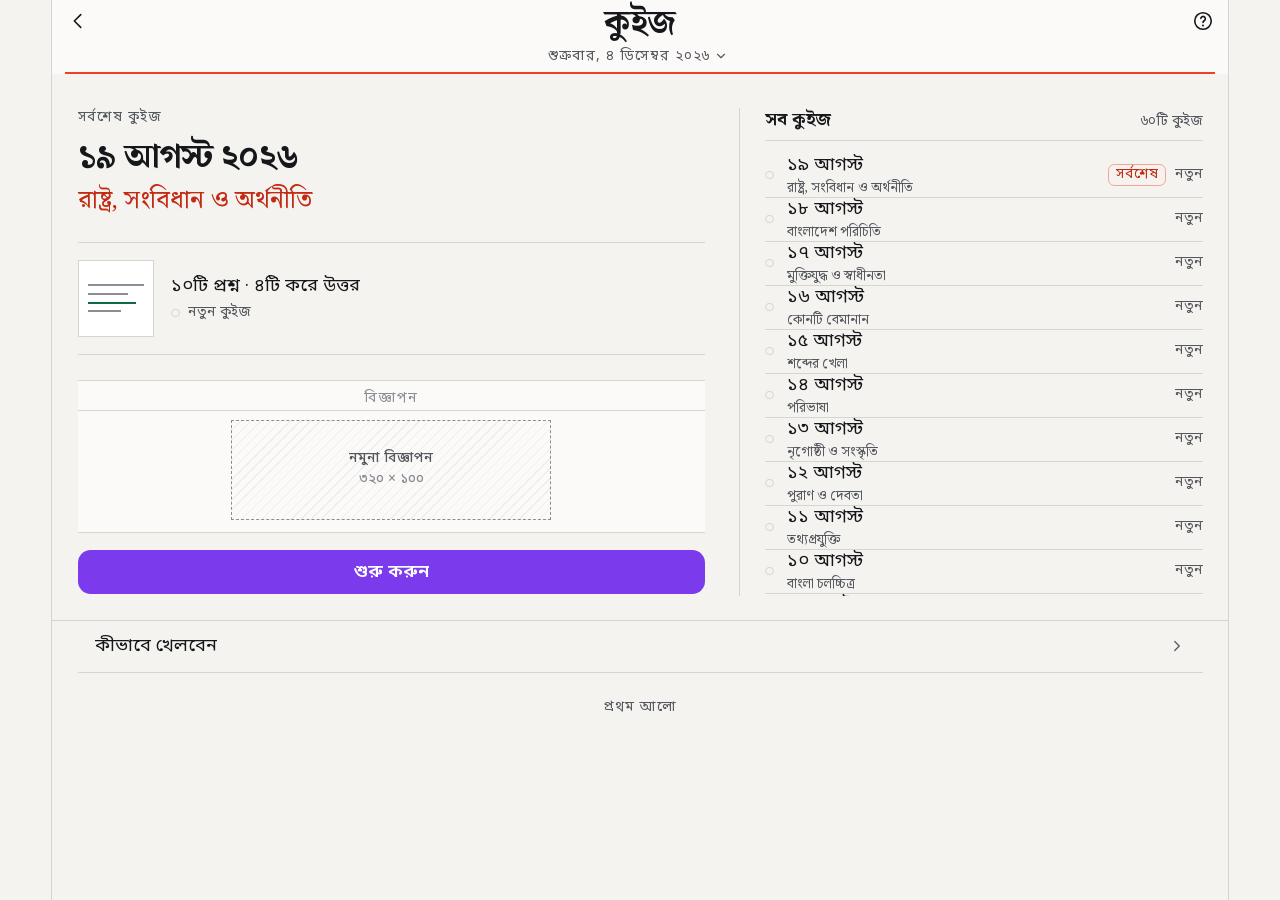
<file: games/quiz-bn/index.html>
<!DOCTYPE html>
<html lang="bn">
<head>
<meta charset="UTF-8">
<meta name="viewport" content="width=device-width, initial-scale=1, viewport-fit=cover">
<title>কুইজ · প্রথম আলো</title>
<meta name="description" content="প্রথম আলোর দৈনিক কুইজ। প্রতিদিন এক বিষয়ে দশটি প্রশ্ন, চারটি করে উত্তর।">
<meta name="theme-color" content="#F4F3EF">
<link rel="icon" href="data:image/svg+xml,%3Csvg%20xmlns='http://www.w3.org/2000/svg'%20viewBox='0%200%2032%2032'%3E%3Crect%20width='32'%20height='32'%20fill='%23F4F3EF'/%3E%3Cg%20stroke='%2316171A'%20stroke-width='1.5'%20fill='none'%3E%3Crect%20x='5.75'%20y='7.75'%20width='20.5'%20height='4.5'/%3E%3Crect%20x='5.75'%20y='19.75'%20width='20.5'%20height='4.5'/%3E%3C/g%3E%3Cpath%20d='M7.5%2022l2.4%202.4L14.4%2019.6'%20stroke='%230F6B45'%20stroke-width='2.4'%20fill='none'%20stroke-linecap='round'%20stroke-linejoin='round'/%3E%3Cpath%20d='M7%2013.2L13.6%206.8'%20stroke='%23EE4023'%20stroke-width='2.4'%20stroke-linecap='round'/%3E%3C/svg%3E">
<link rel="stylesheet" href="../../shared/pa-fonts.css">
<link rel="stylesheet" href="../../shared/pa-tokens.css">
<link rel="stylesheet" href="../../shared/pa-ui.css">
<style>
/* =====================================================================
   কুইজ — game surface.

   The fifth hero and the first one that is not a board. Four grids came
   before it and every layout pattern in DESIGN.md assumes one, so this file
   authors the question column and inherits everything else whole.

   Two things are load-bearing here and both come straight off the system:

   1. The column is a COLUMN. Ten questions on one scrolling page, which is
      what a newspaper prints and what the layout law already describes —
      fixed head, scrolling middle, docked foot. A carousel would have meant
      inventing a page transition four games have managed without.

   2. A locked answer is marked by three carriers, not by hue. Green 30% and
      a ✓ on the right answer; the proof-reader's slash and Red Deep on the
      reader's wrong pick; untouched options unchanged on paper. Red and
      green are the one pair a meaningful share of readers cannot separate,
      and DESIGN.md forbids leaving them to do the work alone. The glyph and
      the strike are what actually carry it; the inks agree with them.
   ===================================================================== */

/* Height from the SMALLEST viewport, as every hero does: iOS Chrome reports
   a dvh that includes the area its collapsing toolbar will later take back,
   which crops anything docked to the bottom the moment the toolbar returns. */
.qz {
  display: flex;
  flex-direction: column;
  height: 100vh;
  height: 100svh;
  overflow: hidden;
  overscroll-behavior: none;
}
#app[data-view='front'] .qz-sheetview { display: none; }
#app[data-view='paper'] .qz-front { display: none; }

/* TURNING TO THE PAGE.

   শুরু করুন used to swap the front page for question one inside the same
   frame the finger left the button: no beat, no direction, and the reader
   arrived already mid-quiz. This is the paper being turned instead — the
   subject bar comes down off the masthead, the question rises behind it, and
   the rail inks last. It is a page turn, not a wait: the column is live and
   answerable from the first frame, nothing is gated on the animation, and the
   whole move is spent in 380ms. */
#app.is-turning .qz-themebar { animation: qz-turn-bar 240ms var(--pa-ease) both; }
#app.is-turning .qz-col__inner { animation: qz-turn-page 340ms var(--pa-ease) 60ms both; }
#app.is-turning .qz-rail { animation: qz-turn-rail 260ms var(--pa-ease) 120ms both; }
@keyframes qz-turn-bar  { from { opacity: 0; transform: translateY(-100%); } to { opacity: 1; transform: none; } }
@keyframes qz-turn-page { from { opacity: 0; transform: translateY(14px); }  to { opacity: 1; transform: none; } }
@keyframes qz-turn-rail { from { opacity: 0; transform: translateY(100%); }  to { opacity: 1; transform: none; } }

/* Progress vocabulary shared by the front page and the archive rows, so the
   two surfaces can never tell different stories. Same dots as শব্দভেদ. */
.qz-dot {
  flex: none;
  width: 0.5rem; height: 0.5rem;
  border-radius: 50%;
  border: 1px solid var(--pa-rule);
  background: transparent;
}
.qz-dot.is-part { background: var(--pa-ink-3); border-color: var(--pa-ink-3); }
.qz-dot.is-done { background: var(--pa-green); border-color: var(--pa-green); }

/* =====================================================================
   FRONT PAGE
   ===================================================================== */

.qz-front { display: flex; flex-direction: column; height: 100%; min-height: 0; }
.qz-front__body { flex: 1 1 auto; min-height: 0; overflow-y: auto; }

.qz-spread { padding: var(--pa-s-5) var(--pa-s-4) 0; }

.qz-kicker {
  font: 400 var(--pa-size-meta)/1.4 var(--pa-sans);
  letter-spacing: 0.07em;
  color: var(--pa-ink-2);
  text-transform: none;
  margin: 0 0 var(--pa-s-2);
}
.qz-date {
  font: 700 var(--pa-size-masthead)/1.15 var(--pa-serif);
  letter-spacing: -0.015em;
  color: var(--pa-ink);
  margin: 0;
}
/* The theme is the day's headline and it is set as one: editorial serif on
   the paper, not a chip and not a tag. A tag would have made the day's
   subject read as metadata about the puzzle rather than as its title. */
.qz-themeline {
  font: 400 var(--pa-size-title)/1.3 var(--pa-serif);
  color: var(--pa-red-deep);
  margin: var(--pa-s-2) 0 0;
}

.qz-lead__row {
  display: flex;
  align-items: center;
  gap: var(--pa-s-4);
  margin: var(--pa-s-5) 0 0;
  padding: var(--pa-s-4) 0;
  border-top: 1px solid var(--pa-rule);
  border-bottom: 1px solid var(--pa-rule);
}
.qz-facts { display: flex; flex-direction: column; gap: var(--pa-s-1); min-width: 0; }
.qz-facts__m { font: 400 var(--pa-size-body)/1.4 var(--pa-sans); color: var(--pa-ink); }
.qz-facts__s {
  display: inline-flex; align-items: center; gap: var(--pa-s-2);
  font: 400 var(--pa-size-meta)/1.4 var(--pa-sans);
  color: var(--pa-ink-2);
}

/* The schematic. Four rules with one struck through — a quiz reduced to its
   drawing weight, which is what Ink Faint is for and the only thing it is
   for (The Legible Ink Rule: it is 2.99:1 and cannot set text). */
.qz-mini {
  flex: none;
  width: 4.5rem; height: 4.5rem;
  background: var(--pa-cell);
  border: 1px solid var(--pa-rule);
  padding: 0.55rem;
  display: flex; flex-direction: column; justify-content: center; gap: 0.4rem;
}
.qz-mini i { display: block; height: 2px; background: var(--pa-ink-3); }
.qz-mini i:nth-child(1) { width: 100%; }
.qz-mini i:nth-child(2) { width: 72%; }
.qz-mini i:nth-child(3) { width: 86%; background: var(--pa-green); }
.qz-mini i:nth-child(4) { width: 60%; }

.qz-cta { width: 100%; margin: var(--pa-s-5) 0 var(--pa-s-4); }
/* The front slot sits between the facts and শুরু করুন. It keeps the block's
   own rules and lift; only the margins are the lead's. */
.qz-lead .pa-ad { margin: var(--pa-s-5) 0 0; }
.qz-lead .pa-ad + .qz-cta { margin-top: var(--pa-s-4); }

.qz-rows { border-top: 1px solid var(--pa-rule); margin-top: var(--pa-s-2); }
.qz-row {
  width: 100%;
  min-height: var(--pa-tap);
  display: flex; align-items: center; justify-content: space-between;
  gap: var(--pa-s-3);
  padding: var(--pa-s-3) var(--pa-s-4);
  background: none; border: 0; border-bottom: 1px solid var(--pa-rule);
  font: 400 var(--pa-size-body)/1.4 var(--pa-sans);
  color: var(--pa-ink);
  text-align: start;
  cursor: pointer;
}
.qz-row:hover { background: var(--pa-chrome-tint); }
.qz-row__end { display: inline-flex; align-items: center; gap: var(--pa-s-2); color: var(--pa-ink-2); }
.qz-row__m { font-size: var(--pa-size-meta); }

.qz-foot {
  font: 400 var(--pa-size-meta)/1.4 var(--pa-sans);
  letter-spacing: 0.07em;
  color: var(--pa-ink-2);
  text-align: center;
  padding: var(--pa-s-5) 0 var(--pa-s-6);
  margin: 0;
}

/* ---- archive ---------------------------------------------------------- */

.qz-arclist { display: flex; flex-direction: column; }
.qz-arc {
  width: 100%;
  display: flex; align-items: center; gap: var(--pa-s-3);
  min-height: var(--pa-tap);
  padding: var(--pa-s-3) var(--pa-s-4);
  background: none; border: 0; border-bottom: 1px solid var(--pa-rule);
  text-align: start; cursor: pointer;
}
.qz-arc:hover { background: var(--pa-chrome-tint); }
.qz-arc__d { flex: 1 1 auto; min-width: 0; }
.qz-arc__date { display: block; font: 400 var(--pa-size-body)/1.35 var(--pa-sans); color: var(--pa-ink); }
.qz-arc__theme {
  display: block;
  font: 400 var(--pa-size-meta)/1.4 var(--pa-serif);
  color: var(--pa-ink-2);
  overflow: hidden; text-overflow: ellipsis; white-space: nowrap;
}
.qz-arc__end { display: inline-flex; align-items: center; gap: var(--pa-s-2); flex: none; }
.qz-arc__score {
  font: 400 var(--pa-size-meta)/1 var(--pa-sans);
  font-variant-numeric: tabular-nums;
  color: var(--pa-ink-2);
}
.qz-arc__badge {
  font: 400 var(--pa-size-meta)/1 var(--pa-sans);
  color: var(--pa-red-deep);
  border: 1px solid var(--pa-red-40);
  border-radius: var(--pa-r-sm);
  padding: 0.2rem 0.4rem;
}

/* =====================================================================
   THE COLUMN
   ===================================================================== */

.qz-sheetview { display: flex; flex-direction: column; height: 100%; min-height: 0; }

/* The head prints how many are ANSWERED, not how many are right. A running
   score in the masthead would turn a scroll down the page into a scoreboard,
   and the reader can count their own ✓ marks. The tally belongs on the card
   at the end, where it is a result rather than a pressure. */
.qz-progress {
  font: 400 var(--pa-size-body)/1 var(--pa-sans);
  font-variant-numeric: tabular-nums;
  color: var(--pa-ink-2);
  min-width: 3.25rem;
  text-align: end;
}

.qz-themebar {
  display: flex; align-items: baseline; justify-content: space-between;
  gap: var(--pa-s-3);
  padding: var(--pa-s-3) var(--pa-s-4);
  background: var(--pa-cyan-08);
  border-bottom: 1px solid var(--pa-rule);
}
.qz-themebar__t {
  font: 400 var(--pa-size-title)/1.25 var(--pa-serif);
  color: var(--pa-ink);
  margin: 0;
  min-width: 0;
}
.qz-themebar__d {
  flex: none;
  font: 400 var(--pa-size-meta)/1.4 var(--pa-sans);
  letter-spacing: 0.07em;
  color: var(--pa-ink-2);
}

/* scroll-behavior lives here, not in the walk that sets scrollTop. A
   programmatic assignment is animated by this when the engine honours it and
   simply arrives when it does not, so the reader always ends up at the next
   question either way.

   scroll-snap makes the column a stack of pages rather than a ribbon. It is
   the whole of the "two questions per screen" fix and it costs no new
   machinery: the DOM, the scroll model, the archive, the lock and every piece
   of juice are unchanged — the questions simply each take a screen, and a
   swipe lands on one rather than between two. A carousel would have meant
   inventing a page transition five games have managed without. */
.qz-col {
  flex: 1 1 auto; min-height: 0; overflow-y: auto;
  scroll-behavior: smooth;
  scroll-snap-type: y mandatory;
}
/* The spray layer scrolls WITH the column. The marks live ~520ms and the
   column moves at 420ms, so a viewport-fixed layer would leave them hanging
   in the air while the page slid out from under them. */
.qz-col__inner { padding: 0 var(--pa-s-4); position: relative; }
.qz-fx { position: absolute; inset: 0; pointer-events: none; z-index: 2; }

/* The Ink Spray Rule, to the letter: hard-edged squares in an existing ink —
   no radius, no blur, no glow, no gradient, no rotation, and never a circle,
   because a dot on this page already means progress. Press Green, because
   what is being paid off is settled. */
.qz-spark {
  position: absolute;
  width: 5px; height: 5px;
  background: var(--pa-green);
  animation: qz-spark 520ms var(--pa-ease) forwards;
}
@keyframes qz-spark {
  from { transform: translate(0, 0); opacity: 1; }
  to   { transform: translate(var(--dx), var(--dy)); opacity: 0; }
}

/* One question, one screen.

   The height is measured and handed to CSS rather than guessed at in vh: the
   column shares the viewport with a masthead, a subject bar and the rail, and
   a vh guess is wrong on every phone whose browser chrome collapses. Same
   approach সুডোকু uses to size its board.

   The hairline between questions is gone with the ribbon — a rule separates
   two things sharing a surface, and these no longer share one. */
.qz-q {
  min-height: var(--qz-page, 70vh);
  scroll-snap-align: start;
  scroll-snap-stop: always;
  display: flex;
  flex-direction: column;
  justify-content: center;
  /* Asymmetric on purpose: the extra padding underneath is what lifts a
     vertically centred block to sit above the optical centre. */
  padding: var(--pa-s-5) 0 14%;
}

/* Question and options are ONE block, set a little above centre.

   Two arrangements were tried and both read wrong. Centring the block dead
   centre left equal air above and below and looked like an empty page.
   Pinning the question to the top and centring the options in what was left
   pulled them apart, so the question read as a heading over an unrelated
   list. A quiz question and its answers are one thing and are set as one; the
   slack goes underneath, where the rail already is, and the whole block sits
   above the optical centre because that is where the eye lands first. */
.qz-q__head { flex: none; }
.qz-q .qz-opts {
  flex: none;
  display: flex;
  flex-direction: column;
  gap: var(--pa-s-3);
  margin-top: var(--pa-s-4);
}
.qz-q .qz-opts li { margin: 0; }

/* With a whole screen to spend, an option is a target rather than a line of a
   list. It stays the same type at the same size — The Real Step Rule — and
   simply gets the room the ribbon never had. */
.qz-q .qz-opt { min-height: 3.5rem; padding: var(--pa-s-3) var(--pa-s-4); }

.qz-q__head { display: flex; gap: var(--pa-s-3); align-items: baseline; }
/* The number is a clue number, and it is set exactly as শব্দভেদ sets one:
   full-strength cyan, sans, meta size. Cyan at full strength is text and
   never a fill, so this does not touch the Cyan Means Blocked Rule. */
.qz-q__n {
  flex: none;
  font: 400 var(--pa-size-meta)/1.6 var(--pa-sans);
  font-variant-numeric: tabular-nums;
  color: var(--pa-cyan);
  min-width: 1.5rem;
}
.qz-q__t {
  font: 400 var(--pa-size-body)/var(--pa-leading-tight) var(--pa-serif);
  color: var(--pa-ink);
  margin: 0;
}

.qz-opts { list-style: none; margin: var(--pa-s-4) 0 0; padding: 0 0 0 calc(1.5rem + var(--pa-s-3)); }
.qz-opts li { margin: 0 0 var(--pa-s-3); }
.qz-opts li:last-child { margin-bottom: 0; }

/* White is unprinted stock and it means "this one is yours" — the same thing
   it means inside a grid and on a letter key. An option is exactly that. */
.qz-opt {
  width: 100%;
  min-height: var(--pa-tap);
  display: flex; align-items: center; gap: var(--pa-s-3);
  padding: var(--pa-s-2) var(--pa-s-3);
  background: var(--pa-cell);
  border: 1px solid var(--pa-rule);
  border-radius: var(--pa-r-sm);
  font: 400 var(--pa-size-body)/var(--pa-leading-body) var(--pa-sans);
  color: var(--pa-ink);
  text-align: start;
  cursor: pointer;
  transition: background 140ms var(--pa-ease), border-color 140ms var(--pa-ease);
}
.qz-opt:hover:not(:disabled) { border-color: var(--pa-chrome); background: var(--pa-chrome-tint); }
.qz-opt:focus-visible { outline: 2px solid var(--pa-chrome); outline-offset: 2px; }
.qz-opt:disabled { cursor: default; }

/* The mark slot is always there, at its full width, whether or not it holds
   anything. Reserving it means locking a question cannot reflow the option
   text sideways under the reader's thumb — the ten answers stay on the same
   left edge from the moment the page loads. */
.qz-opt__mark {
  flex: none;
  width: 1.25rem; height: 1.25rem;
  display: inline-flex; align-items: center; justify-content: center;
}
.qz-opt__t { min-width: 0; }

/* SETTLED: the right answer, marked whether the reader found it or not. Fill
   is green 30% — the lightest green that exists, because there is no green
   16% and there is not going to be one (The No Green Sixteen Rule). */
.qz-opt.is-right {
  background: var(--pa-green-30);
  border-color: var(--pa-green-45);
}
.qz-opt.is-right .qz-opt__mark { color: var(--pa-green); }

/* WRONG: the reader's own pick. The proof-reader's slash, which is the mark
   this system already draws over a wrong letter, and Red Deep — full-strength
   red is 3.51:1 and cannot set text at this size. The ground stays paper: a
   red fill here would make red mean "wrong" as a surface colour, when in this
   system red is *now*. */
/* Drawn as a rule rather than set with text-decoration, because a
   text-decoration cannot be animated and this mark has to be STRUCK: it draws
   left to right under the finger, which is what "a press — something strikes
   and releases" means when the thing striking is a proof-reader's pen. At
   rest it sits at full width, so a finished day reloaded looks identical
   without ever having animated. */
.qz-opt.is-wrong { border-color: var(--pa-red-40); }
.qz-opt.is-wrong .qz-opt__t { color: var(--pa-red-deep); position: relative; }
.qz-opt.is-wrong .qz-opt__t::after {
  content: '';
  position: absolute;
  left: 0; right: 0; top: 50%;
  height: 2px;
  background: var(--pa-red);
  transform: scaleX(1);
  transform-origin: left center;
}
.qz-opt.is-wrong.is-striking .qz-opt__t::after { animation: qz-slash 240ms var(--pa-ease) both; }
@keyframes qz-slash { from { transform: scaleX(0); } to { transform: scaleX(1); } }
.qz-opt.is-wrong .qz-opt__mark { color: var(--pa-red-deep); }

/* The right answer settles a beat AFTER the slash has drawn: the reader gets
   the verdict on their own answer first, then the truth. Both inside ~420ms,
   which reads as one sentence rather than as a wait. */
.qz-opt.is-right.is-settling { animation: qz-settle 300ms var(--pa-ease) both; }
@keyframes qz-settle {
  from { background: var(--pa-cell); border-color: var(--pa-rule); }
  to   { background: var(--pa-green-30); border-color: var(--pa-green-45); }
}
.qz-opt.is-right.is-settling .qz-opt__mark { animation: qz-mark 300ms var(--pa-ease) both; }
@keyframes qz-mark { from { opacity: 0; } to { opacity: 1; } }

/* Untouched options after a lock. They do NOT go faint: Ink Faint is 2.99:1
   and is a drawing weight, not a text colour. They simply stop being yours,
   so they lose the unprinted stock and sit back on the paper. */
.qz-opt.is-idle { background: transparent; border-color: var(--pa-rule); }

/* STRUCK BY A সাহায্য. Taken out of play, not marked wrong by the reader: no
   red, no slash, no mark — the option goes to ink-3 with a hairline through
   the text and its border fades to the rule, and it stays that way after the
   answer lands. The proof-reader's red slash is the reader's own error and
   is never borrowed for this. */
.qz-opt.is-struck {
  background: transparent;
  border-color: var(--pa-rule);
  color: var(--pa-ink-3);
  transition: color 200ms var(--pa-ease), border-color 200ms var(--pa-ease), background 200ms var(--pa-ease);
}
.qz-opt.is-struck .qz-opt__t { text-decoration: line-through; text-decoration-thickness: 1px; text-decoration-color: var(--pa-ink-3); }
.qz-opt.is-struck .qz-opt__mark { color: transparent; }

/* The সাহায্য strip is the ad module's (`PaAds.strip`, styled in pa-ui.css);
   this page only reserves its place, between the subject bar and the
   column, and tells it which question is in view. */
/* THE ANSWER SHEET. A finished day is read, not played, so the column stops
   being ten screens and becomes the paper's printed answers: number,
   question, the right answer under it with the tick, the reader's own wrong
   pick struck beneath that, and `সাহায্য` in the meta voice where one was
   taken. Nothing is a button. The marks are the same marks the options
   took, so a reader who has just played recognises every one. */
#app.is-review .qz-col { scroll-snap-type: none; }
.qz-sheet { list-style: none; margin: 0; padding: var(--pa-s-2) 0 var(--pa-s-6); }
.qz-sheet__row {
  display: flex; gap: var(--pa-s-3); align-items: baseline;
  padding: var(--pa-s-4) 0;
  border-bottom: 1px solid var(--pa-rule);
}
.qz-sheet__row:last-child { border-bottom: 0; }
.qz-sheet__body { min-width: 0; flex: 1 1 auto; }
.qz-sheet__q {
  margin: 0;
  font: 400 var(--pa-size-body)/var(--pa-leading-tight) var(--pa-serif);
  color: var(--pa-ink);
  text-wrap: pretty;
}
.qz-sheet__a {
  display: flex; align-items: baseline; gap: var(--pa-s-2);
  margin: var(--pa-s-2) 0 0;
  font: 400 var(--pa-size-body)/1.45 var(--pa-sans);
}
.qz-sheet__mark {
  flex: none; width: 1rem; height: 1rem; align-self: center;
  display: inline-flex; align-items: center; justify-content: center;
}
.qz-sheet__a.is-right { color: var(--pa-ink); font-weight: 600; }
.qz-sheet__a.is-right .qz-sheet__mark { color: var(--pa-green); }
.qz-sheet__a.is-wrong { color: var(--pa-red-deep); }
.qz-sheet__a.is-wrong .qz-sheet__mark { color: var(--pa-red-deep); }
.qz-sheet__a.is-wrong .qz-sheet__t { position: relative; }
.qz-sheet__a.is-wrong .qz-sheet__t::after {
  content: ''; position: absolute; left: 0; right: 0; top: 50%; height: 2px; background: var(--pa-red);
}
.qz-sheet__tag {
  margin-inline-start: var(--pa-s-2);
  font: 400 var(--pa-size-meta)/1 var(--pa-sans);
  letter-spacing: 0.07em;
  color: var(--pa-ink-2);
}

/* The way back to the result on a finished day: the progress count has
   nothing left to count, so its place in the masthead goes to ফল. */
.qz-result { height: 2.5rem; padding: 0 var(--pa-s-3); }
.qz-result[hidden] { display: none; }
#app.is-review .qz-progress { display: none; }

/* The chevron alone is a glyph; on a spread it has room to say where it
   goes. Phone keeps the glyph — the bar is 360px wide and the label would
   crowd the nameplate. */
.qz-back__t { display: none; }

/* Reduced motion flattens every animation here and leaves the whole
   confirmation intact: the slash still sits at full width, the green is still
   green, the tick is still inked. The spray is not drawn at all — decided in
   JS from a LIVE matchMedia listener, because the reader who changes the
   setting mid-session is exactly the reader who meant it. */
@media (prefers-reduced-motion: reduce) {
  .qz-opt { transition: none; }
  .qz-col { scroll-behavior: auto; }
  #app.is-turning .qz-themebar,
  #app.is-turning .qz-col__inner,
  #app.is-turning .qz-rail { animation: none; }
  .qz-opt.is-wrong.is-striking .qz-opt__t::after,
  .qz-opt.is-right.is-settling,
  .qz-opt.is-right.is-settling .qz-opt__mark,
  .qz-rail__t.is-striking::after { animation: none; }
}

/* ---- the rail --------------------------------------------------------- */

/* Ten ticks, filled when answered, and they say nothing about right or
   wrong. A red-and-green ribbon along the foot would be hue carrying state
   on its own, which is the one thing this system does not permit — and it
   would sit under the reader's thumb for the whole ten minutes. */
.qz-rail {
  flex: none;
  display: flex; align-items: center; gap: var(--pa-s-3);
  padding: var(--pa-s-3) var(--pa-s-4);
  padding-bottom: calc(var(--pa-s-3) + env(safe-area-inset-bottom));
  background: var(--pa-paper-lift);
  border-top: 1px solid var(--pa-rule);
}
.qz-rail__ticks { flex: 1 1 auto; display: flex; gap: 3px; }
/* A tick is 3px of rule and cannot fade in and be seen. It strikes: the ink
   is laid left to right in the same beat the answer settles, which is what
   teaches an otherwise silent row of ten what it is counting. */
.qz-rail__t { flex: 1 1 0; height: 3px; background: var(--pa-rule); position: relative; }
.qz-rail__t::after {
  content: '';
  position: absolute; inset: 0;
  background: var(--pa-ink);
  transform: scaleX(0);
  transform-origin: left center;
}
.qz-rail__t.is-done::after { transform: scaleX(1); }
.qz-rail__t.is-striking::after { animation: qz-tick 260ms var(--pa-ease) both; }
@keyframes qz-tick { from { transform: scaleX(0); } to { transform: scaleX(1); } }
.qz-rail__n {
  flex: none;
  font: 400 var(--pa-size-meta)/1 var(--pa-sans);
  font-variant-numeric: tabular-nums;
  color: var(--pa-ink-2);
}

/* ---- read-only notice ------------------------------------------------- */

/* A finished day is permanently scored and reopening it is reading, not
   playing. The page says so once, at the top of the column, rather than
   letting a reader tap an option and wonder why nothing happened. */
.qz-locked {
  margin: 0;
  padding: var(--pa-s-3) var(--pa-s-4);
  background: var(--pa-cyan-08);
  border-bottom: 1px solid var(--pa-rule);
  font: 400 var(--pa-size-meta)/1.5 var(--pa-sans);
  color: var(--pa-ink-2);
}

/* =====================================================================
   SHEETS
   ===================================================================== */

.qz-sheetbody { padding-bottom: var(--pa-s-5); }

.qz-htp { margin: 0; padding: 0 0 0 var(--pa-s-5); counter-reset: htp; list-style: none; }
.qz-htp > li { position: relative; padding: 0 0 var(--pa-s-5); counter-increment: htp; }
/* counter(htp, bengali), not counter(htp). A CSS counter cannot be routed
   through B.toBn(), which is how two shipped heroes ended up printing
   1 2 3 4 on an otherwise fully Bangla page. */
.qz-htp > li::before {
  content: counter(htp, bengali);
  position: absolute; left: calc(-1 * var(--pa-s-5)); top: 0.1rem;
  font: 400 var(--pa-size-meta)/1.6 var(--pa-sans);
  color: var(--pa-cyan);
}
.qz-htp__h { font: 700 var(--pa-size-body)/1.4 var(--pa-serif); color: var(--pa-ink); margin: 0 0 var(--pa-s-1); }
.qz-htp__p { font: 400 var(--pa-size-body)/var(--pa-leading-body) var(--pa-sans); color: var(--pa-ink-2); margin: 0; }

.qz-figs { display: flex; gap: var(--pa-s-3); margin-top: var(--pa-s-3); flex-wrap: wrap; }
.qz-fig { display: flex; flex-direction: column; gap: var(--pa-s-1); align-items: flex-start; }
.qz-fig__c {
  display: inline-flex; align-items: center; gap: var(--pa-s-2);
  padding: var(--pa-s-2) var(--pa-s-3);
  border: 1px solid var(--pa-rule); border-radius: var(--pa-r-sm);
  background: var(--pa-cell);
  font: 400 var(--pa-size-body)/1.4 var(--pa-sans);
  color: var(--pa-ink);
}
.qz-fig__c.is-right { background: var(--pa-green-30); border-color: var(--pa-green-45); }
.qz-fig__c.is-right svg { color: var(--pa-green); }
.qz-fig__c.is-wrong { border-color: var(--pa-red-40); }
.qz-fig__c.is-wrong span {
  color: var(--pa-red-deep);
  text-decoration: line-through; text-decoration-color: var(--pa-red);
  text-decoration-thickness: 2px; text-decoration-skip-ink: none;
}
.qz-fig__l { font: 400 var(--pa-size-meta)/1.4 var(--pa-sans); color: var(--pa-ink-2); }

/* ---- completion card -------------------------------------------------- */

/* THE CARD SCROLLS, THE BUTTONS DO NOT.

   The result slot is 300×250 under the score, and on a 640px phone that is
   more card than the sheet can show at once. So the card becomes the
   scrolling region and its actions pin to the bottom of it: the ad sits
   where it earns the most attention, and পরের কুইজ is on screen the moment
   the card opens, whatever the viewport. */
.qz-win { padding: var(--pa-s-5) var(--pa-s-4) 0; border-top: 3px solid var(--pa-green); border-radius: var(--pa-r-xl) var(--pa-r-xl) 0 0; min-height: 0; overflow-y: auto; overscroll-behavior: contain; }
.qz-win .pa-ad { margin: var(--pa-s-4) 0 0; border-block-end: 0; }
.qz-win .pa-ad + .qz-win__note { margin-top: var(--pa-s-3); }
.qz-win__mark { font: 700 var(--pa-size-masthead)/1.15 var(--pa-serif); color: var(--pa-ink); margin: 0; letter-spacing: -0.015em; }
.qz-win__theme { font: 400 var(--pa-size-body)/1.4 var(--pa-serif); color: var(--pa-red-deep); margin: var(--pa-s-2) 0 0; }
.qz-win__nums { display: flex; gap: var(--pa-s-5); margin: var(--pa-s-5) 0 0; padding: var(--pa-s-4) 0; border-top: 1px solid var(--pa-rule); border-bottom: 1px solid var(--pa-rule); }
.qz-win__num { display: flex; flex-direction: column; gap: var(--pa-s-1); }
.qz-win__v { font: 400 var(--pa-size-masthead)/1 var(--pa-serif); font-variant-numeric: tabular-nums; color: var(--pa-ink); }
.qz-win__k { font: 400 var(--pa-size-meta)/1 var(--pa-sans); letter-spacing: 0.07em; color: var(--pa-ink-2); }
.qz-win__note { font: 400 var(--pa-size-body)/var(--pa-leading-body) var(--pa-sans); color: var(--pa-ink-2); margin: var(--pa-s-4) 0 0; }
.qz-win__acts {
  position: sticky; bottom: 0;
  display: flex; flex-direction: column; gap: var(--pa-s-3);
  margin-top: var(--pa-s-5); padding: var(--pa-s-3) 0 var(--pa-s-4);
  background: var(--pa-paper-lift);
  box-shadow: 0 -12px 12px -12px rgba(22, 23, 26, 0.12);
}
.qz-win__ghosts { display: flex; gap: var(--pa-s-3); }
.qz-win__ghosts .pa-btn { flex: 1 1 0; }

/* =====================================================================
   THE SPREAD — the same four steps and the same page measure as every
   other surface in the programme (The One Page Measure).
   ===================================================================== */

@media (min-width: 60rem) and (min-height: 40rem) {
  /* THE PAGE EDGE.

     সুডোকু, শব্দভেদ, শব্দ সন্ধান and শব্দফুল all box their surface to the shared
     page measure on a desktop and print a hairline either side, so the paper
     has edges and the reader can see the ground it sits on. কুইজ ran
     full-bleed on both views — masthead, subject bar, column and rail all
     hitting the window — which is the one surface in the programme that was
     not a page. Both views take the measure, so nothing inside them has to
     re-state it: the head, the bar and the rail simply stop where the paper
     stops. */
  .qz-front,
  .qz-sheetview {
    width: min(var(--pa-page), 100%);
    margin-inline: auto;
    border-inline: 1px solid var(--pa-rule);
  }

  .qz-front__body > * { width: 100%; margin-inline: auto; }

  .qz-spread {
    display: grid;
    grid-template-columns: minmax(0, 1.15fr) minmax(18rem, 0.85fr);
    gap: var(--pa-s-6);
    align-items: start;
    padding: var(--pa-s-6) var(--pa-s-5) 0;
  }
  .qz-rows { padding-inline: var(--pa-s-5); }
  .qz-aside { border-inline-start: 1px solid var(--pa-rule); padding-inline-start: var(--pa-s-5); }
  .qz-aside__h {
    display: flex; align-items: baseline; justify-content: space-between; gap: var(--pa-s-2);
    font: 700 var(--pa-size-body)/1.3 var(--pa-serif);
    color: var(--pa-ink);
    margin: 0 0 var(--pa-s-3); padding-bottom: var(--pa-s-2);
    border-bottom: 1px solid var(--pa-rule);
  }
  .qz-aside__n { font: 400 var(--pa-size-meta)/1 var(--pa-sans); color: var(--pa-ink-2); }
  .qz-aside .qz-arclist { max-height: 26rem; overflow-y: auto; }
  .qz-aside .qz-arc { padding-inline: 0; }
  /* The archive is in the rail on a spread, so the row that opens it as a
     sheet is redundant there and goes. */
  .qz-rows #fp-archive { display: none; }

  /* THE QUESTION, SET FOR A DESKTOP.

     A question owns a whole screen here, and it was being set at the body
     step inside a 46rem measure: seventeen pixels of type marooned in the
     middle of a 1280px page with a screenful of empty paper over and under
     it. A phone block on a monitor, which is exactly what The Desktop Scale
     Rule exists to stop — type, target and measure step together or none of
     them do.

     So all three step. The question takes the display step, the options take
     the step under it, the option rows grow with the type they hold, and the
     measure comes IN to 38rem rather than out: a wide bar holding the word
     "ভিসা" is empty paper, and shortening the line is what turns four bars
     into a column of answers. Still four type steps, still the same ramp —
     nothing new is invented here, the block is simply set one step up. */
  .qz-col__inner { width: min(38rem, 100%); margin-inline: auto; }
  .qz-themebar, .qz-rail, .qz-locked, .pa-strip { padding-inline: max(var(--pa-s-4), calc((100% - 38rem) / 2)); }

  .qz-q__t { font-size: var(--pa-size-masthead); }
  .qz-q__n { font-size: var(--pa-size-title); min-width: 2rem; }
  .qz-q .qz-opts {
    margin-top: var(--pa-s-5);
    padding-inline-start: calc(2rem + var(--pa-s-3));
  }

  .pa-masthead .qz-back { width: auto; padding: 0 var(--pa-s-3) 0 var(--pa-s-2); gap: var(--pa-s-1); }
  .qz-back__t { display: inline; font: 400 var(--pa-size-body)/1 var(--pa-sans); color: var(--pa-ink-2); }

  .qz-sheet__row { padding: var(--pa-s-5) 0; }
  .qz-sheet__q { font-size: var(--pa-size-title); }
  .qz-sheet__a { font-size: var(--pa-size-body); }
  .qz-q .qz-opt {
    min-height: 4rem;
    font-size: var(--pa-size-title);
    padding: var(--pa-s-3) var(--pa-s-4);
    gap: var(--pa-s-4);
  }
  .qz-q .qz-opt__mark { width: 1.5rem; height: 1.5rem; }
  /* The block sits above the optical centre on every viewport; with a taller
     block there is less slack to spend, so the drop underneath comes back. */
  .qz-q { padding-bottom: 9%; }
}
@media not all and (min-width: 60rem) and (min-height: 40rem) {
  .qz-aside { display: none; }
}
</style>
</head>
<body>
<!--
  THESIS: the paper's quiz column, moved onto a phone. Ten questions in one
  scroll, four answers apiece, and the answer shown the moment you commit —
  because finding out is the whole reason a reader plays a quiz.

  OWN-WORLD: the three-colour press, inherited whole. Green is settled and
  marks the right answer; the proof-reader's slash and Red Deep mark the
  reader's wrong pick; nothing is decided by hue alone.

  STORY: a reader opens it, sees today's date and today's subject on a front
  page, taps in, reads down a column answering as they go, watches each
  answer settle under their finger, and reaches a card that says ৭/১০.

  FORM: front page → column, two views in one document, switched by data-view
  on the shell. There is no clock anywhere in this game, on purpose.
-->
<div class="qz" id="app" data-view="front">

<!-- =====================================================================
     FRONT PAGE
     ===================================================================== -->
<section class="qz-front">
  <header class="pa-masthead">
    <div class="pa-masthead__top">
      <span class="pa-masthead__lead">
        <button class="pa-iconbtn" id="exit" aria-label="সব গেম">
          <svg width="22" height="22" viewBox="0 0 24 24" fill="none" stroke="currentColor" stroke-width="1.75" stroke-linecap="round" stroke-linejoin="round"><path d="M15 5l-7 7 7 7"/></svg>
        </button>
      </span>
      <h1 class="pa-masthead__title">কুইজ</h1>
      <span class="pa-masthead__tail">
        <button class="pa-iconbtn" id="top-howto" aria-label="কীভাবে খেলবেন" aria-haspopup="dialog">
          <svg width="22" height="22" viewBox="0 0 24 24" fill="none" stroke="currentColor" stroke-width="1.75" stroke-linecap="round" stroke-linejoin="round"><circle cx="12" cy="12" r="9"/><path d="M9.6 9.2a2.5 2.5 0 114.1 2.2c-.9.7-1.7 1.1-1.7 2.1"/><circle cx="12" cy="17" r="1.1" fill="currentColor" stroke="none"/></svg>
        </button>
      </span>
    </div>
    <div class="pa-masthead__rule">
      <button class="pa-masthead__date" id="dateline" aria-haspopup="dialog" aria-label="অন্য দিনের কুইজ বেছে নিন">
        <span id="date"></span>
        <svg width="14" height="14" viewBox="0 0 24 24" fill="none" stroke="currentColor" stroke-width="2" stroke-linecap="round" stroke-linejoin="round"><path d="M6 9l6 6 6-6"/></svg>
      </button>
    </div>
  </header>

  <div class="qz-front__body pa-scroll">
    <div class="qz-spread">
      <section class="qz-lead">
        <p class="qz-kicker" id="fp-kicker">আজকের কুইজ</p>
        <h2 class="qz-date" id="fp-date">—</h2>
        <p class="qz-themeline" id="fp-theme">…</p>

        <div class="qz-lead__row">
          <div class="qz-mini" aria-hidden="true"><i></i><i></i><i></i><i></i></div>
          <div class="qz-facts">
            <span class="qz-facts__m" id="fp-size">১০টি প্রশ্ন · ৪টি করে উত্তর</span>
            <span class="qz-facts__s"><i class="qz-dot" id="fp-dot"></i><span id="fp-state">লোড হচ্ছে…</span></span>
          </div>
        </div>

        <div id="ad-front"></div>

        <button class="pa-btn pa-btn--primary qz-cta" id="fp-cta">শুরু করুন</button>
      </section>

      <aside class="qz-aside">
        <h2 class="qz-aside__h">সব কুইজ<span class="qz-aside__n" id="fp-aside-count"></span></h2>
        <div class="qz-arclist pa-scroll" id="fp-archlist"></div>
      </aside>
    </div>

    <nav class="qz-rows">
      <button class="qz-row" id="fp-archive" aria-haspopup="dialog">
        <span class="qz-row__t">সব কুইজ</span>
        <span class="qz-row__end">
          <span class="qz-row__m" id="fp-archive-meta"></span>
          <svg width="18" height="18" viewBox="0 0 24 24" fill="none" stroke="currentColor" stroke-width="1.75" stroke-linecap="round" stroke-linejoin="round" aria-hidden="true"><path d="M9 6l6 6-6 6"/></svg>
        </span>
      </button>
      <button class="qz-row" id="fp-howto" aria-haspopup="dialog">
        <span class="qz-row__t">কীভাবে খেলবেন</span>
        <span class="qz-row__end">
          <svg width="18" height="18" viewBox="0 0 24 24" fill="none" stroke="currentColor" stroke-width="1.75" stroke-linecap="round" stroke-linejoin="round" aria-hidden="true"><path d="M9 6l6 6-6 6"/></svg>
        </span>
      </button>
    </nav>

    <p class="qz-foot">প্রথম আলো</p>
  </div>
</section>

<!-- =====================================================================
     THE COLUMN
     ===================================================================== -->
<section class="qz-sheetview" aria-label="আজকের কুইজ">
  <header class="pa-masthead">
    <div class="pa-masthead__top">
      <span class="pa-masthead__lead">
        <button class="pa-iconbtn qz-back" id="back" aria-label="প্রথম পাতা">
          <svg width="22" height="22" viewBox="0 0 24 24" fill="none" stroke="currentColor" stroke-width="1.75" stroke-linecap="round" stroke-linejoin="round"><path d="M15 5l-7 7 7 7"/></svg>
          <span class="qz-back__t" aria-hidden="true">প্রথম পাতা</span>
        </button>
      </span>
      <h1 class="pa-masthead__title">কুইজ</h1>
      <span class="pa-masthead__tail">
        <span class="qz-progress" id="progress" aria-live="polite" aria-label="উত্তর দেওয়া হয়েছে">০/১০</span>
        <button type="button" class="pa-btn pa-btn--ghost qz-result" id="paper-result" hidden>ফল</button>
        <button class="pa-iconbtn" id="paper-howto" aria-label="কীভাবে খেলবেন" aria-haspopup="dialog">
          <svg width="22" height="22" viewBox="0 0 24 24" fill="none" stroke="currentColor" stroke-width="1.75" stroke-linecap="round" stroke-linejoin="round"><circle cx="12" cy="12" r="9"/><path d="M9.5 9.5a2.5 2.5 0 113.5 2.3c-.6.3-1 .9-1 1.6v.3"/><path d="M12 17h.01"/></svg>
        </button>
      </span>
    </div>
  </header>

  <div class="qz-themebar">
    <h2 class="qz-themebar__t" id="paper-theme">…</h2>
    <span class="qz-themebar__d" id="paper-date"></span>
  </div>

  <!-- সাহায্য, as a game shows lives: the ad module builds the strip here,
       above the column; the action works on the question in view. -->
  <div id="hud" hidden></div>

  <p class="qz-locked" id="locked" hidden>এই কুইজ শেষ হয়ে গেছে। উত্তরগুলো আবার দেখতে পারেন, বদলানো যাবে না।</p>

  <div class="qz-col pa-scroll" id="col">
    <div class="qz-col__inner" id="qlist"></div>
  </div>

  <div class="qz-rail">
    <span class="qz-rail__ticks" id="ticks" aria-hidden="true"></span>
    <span class="qz-rail__n" id="rail-n">০ / ১০</span>
  </div>
</section>

<!-- =====================================================================
     SHEETS
     ===================================================================== -->
<div class="pa-sheet" id="sheet-arch" hidden>
  <div class="pa-sheet__scrim"></div>
  <div class="pa-sheet__panel" role="dialog" aria-modal="true" aria-label="সব কুইজ" tabindex="-1">
    <div class="pa-sheet__head">
      <h3 class="pa-sheet__title">সব কুইজ</h3>
      <button class="pa-iconbtn" data-close aria-label="বন্ধ করুন">
        <svg width="20" height="20" viewBox="0 0 24 24" fill="none" stroke="currentColor" stroke-width="1.75" stroke-linecap="round"><path d="M6 6l12 12M18 6L6 18"/></svg>
      </button>
    </div>
    <div class="pa-sheet__body pa-scroll">
      <div class="qz-arclist" id="arch-list"></div>
    </div>
  </div>
</div>

<div class="pa-sheet" id="sheet-howto" hidden>
  <div class="pa-sheet__scrim"></div>
  <div class="pa-sheet__panel" role="dialog" aria-modal="true" aria-label="কীভাবে খেলবেন" tabindex="-1">
    <div class="pa-sheet__head">
      <h3 class="pa-sheet__title">কীভাবে খেলবেন</h3>
      <button class="pa-iconbtn" data-close aria-label="বন্ধ করুন">
        <svg width="20" height="20" viewBox="0 0 24 24" fill="none" stroke="currentColor" stroke-width="1.75" stroke-linecap="round"><path d="M6 6l12 12M18 6L6 18"/></svg>
      </button>
    </div>
    <div class="pa-sheet__body pa-scroll qz-sheetbody">
      <ol class="qz-htp">
        <li>
          <h4 class="qz-htp__h">প্রতিদিন এক বিষয়</h4>
          <p class="qz-htp__p">প্রতিদিনের কুইজে একটি বিষয়ের দশটি প্রশ্ন থাকে। বিষয়টি ওপরে লেখা থাকে।</p>
        </li>
        <li>
          <h4 class="qz-htp__h">উত্তরে ক্লিক করুন</h4>
          <p class="qz-htp__p">চারটি উত্তরের যেকোনো একটিতে ক্লিক করুন। ক্লিক করার সঙ্গে সঙ্গেই উত্তরটি বসে যায় — বদলানো যায় না।</p>
        </li>
        <li>
          <h4 class="qz-htp__h">সঙ্গে সঙ্গেই মিলিয়ে নিন</h4>
          <p class="qz-htp__p">সঠিক উত্তরটি সবুজ হয়ে টিক চিহ্ন পায়, আপনার ভুল উত্তরে কাটা পড়ে। ঠিক হোক বা ভুল, সঠিক উত্তরটি সঙ্গে সঙ্গেই দেখা যায়।</p>
          <div class="qz-figs">
            <span class="qz-fig">
              <span class="qz-fig__c is-right"><svg width="15" height="15" viewBox="0 0 24 24" fill="none" stroke="currentColor" stroke-width="3" stroke-linecap="round" stroke-linejoin="round"><path d="M5 13l4.5 4.5L19 7"/></svg><span>সঠিক</span></span>
              <span class="qz-fig__l">সঠিক উত্তর</span>
            </span>
            <span class="qz-fig">
              <span class="qz-fig__c is-wrong"><svg width="15" height="15" viewBox="0 0 24 24" fill="none" stroke="currentColor" stroke-width="2.6" stroke-linecap="round"><path d="M6 18L18 6"/></svg><span>ভুল</span></span>
              <span class="qz-fig__l">আপনার ভুল উত্তর</span>
            </span>
          </div>
        </li>
        <li>
          <h4 class="qz-htp__h">কোনো ঘড়ি নেই</h4>
          <p class="qz-htp__p">সময় গোনা হয় না, তাড়া নেই। দশটি প্রশ্নের উত্তর দিলেই সেদিনের কুইজ শেষ, আর আপনার ফল বসে যায়।</p>
        </li>
      </ol>
    </div>
  </div>
</div>

<div class="pa-sheet" id="sheet-win" hidden>
  <div class="pa-sheet__scrim"></div>
  <div class="pa-sheet__panel" role="dialog" aria-modal="true" aria-label="ফল" tabindex="-1">
    <div class="qz-win">
      <p class="qz-win__mark" id="win-mark">শেষ!</p>
      <p class="qz-win__theme" id="win-theme"></p>
      <div class="qz-win__nums">
        <span class="qz-win__num"><b class="qz-win__v" id="win-score">০/১০</b><span class="qz-win__k" id="win-score-k">সঠিক</span></span>
        <span class="qz-win__num"><b class="qz-win__v" id="win-pts">০</b><span class="qz-win__k">পয়েন্ট</span></span>
      </div>
      <div id="ad-result"></div>
      <p class="qz-win__note" id="win-note"></p>
      <div class="qz-win__acts">
        <button class="pa-btn pa-btn--primary" id="win-next">পরের কুইজ</button>
        <span class="qz-win__ghosts">
          <button class="pa-btn pa-btn--ghost" id="win-review">উত্তর দেখুন</button>
          <button class="pa-btn pa-btn--ghost" id="win-front">প্রথম পাতা</button>
        </span>
      </div>
    </div>
  </div>
</div>

</div>
<script>
/* Ad system config — ADS-SPEC.md §2. `dummy` until PA hands over a network
   code; then provider: 'gpt' and the code, nothing else changes. */
window.PA_ADS = {
  provider: 'dummy',
  network: '',
  client: '',
  game: 'quiz',
  enabled: true,
  rewarded: true,
  freeHints: 1,
  maxRewardedHints: 3
};
</script>
<script src="../../shared/pa-ads.js"></script>
<script src="../../shared/pa-data.js"></script>
<script src="../../shared/bn-text.js"></script>
<script src="game.js"></script>
</body>
</html>
</file>
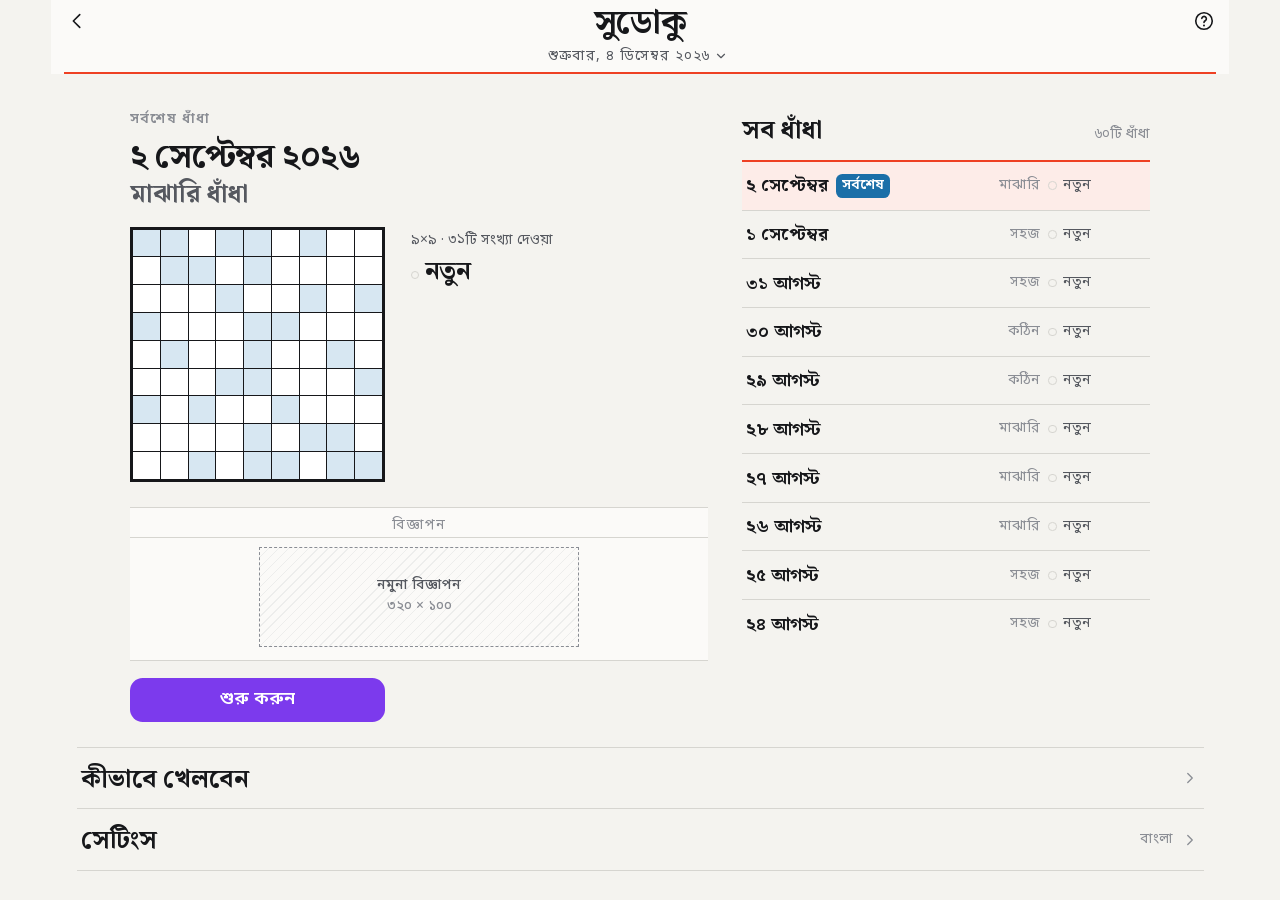
<file: games/sudoku-bn/index.html>
<!DOCTYPE html>
<html lang="bn">
<head>
<meta charset="UTF-8">
<meta name="viewport" content="width=device-width, initial-scale=1, viewport-fit=cover">
<title>সুডোকু · প্রথম আলো</title>
<meta name="description" content="প্রথম আলোর দৈনিক সুডোকু। ৯×৯ ঘরে ১–৯ সংখ্যা বসান, কোনো সারি, কলাম বা বাক্সে একই সংখ্যা দুবার নয়।">
<meta name="theme-color" content="#F4F3EF">
<link rel="icon" href="data:image/svg+xml,%3Csvg%20xmlns='http://www.w3.org/2000/svg'%20viewBox='0%200%2032%2032'%3E%3Crect%20width='32'%20height='32'%20fill='%23F4F3EF'/%3E%3Crect%20x='13.1'%20y='13.1'%20width='5.8'%20height='5.8'%20fill='%23EE4023'/%3E%3Cg%20stroke='%2316171A'%20stroke-width='1.5'%20fill='none'%3E%3Crect%20x='6.75'%20y='6.75'%20width='18.5'%20height='18.5'/%3E%3Cpath%20d='M6.75%2012.9h18.5M6.75%2019.1h18.5M12.9%206.75v18.5M19.1%206.75v18.5'/%3E%3C/g%3E%3C/svg%3E">
<link rel="stylesheet" href="../../shared/pa-fonts.css">
<link rel="stylesheet" href="../../shared/pa-tokens.css">
<link rel="stylesheet" href="../../shared/pa-ui.css">
<style>
/* =====================================================================
   সুডোকু — game surface.

   Inherits the three-colour press whole from pa-tokens.css, and takes one
   deliberate subtraction: THERE IS NO CYAN ON THIS BOARD. Cyan means "not
   yours to fill" — a blocked square — and a sudoku has none. A given is not
   withheld from the reader, it is already printed; so givens are separated
   by ink weight, the way the newspaper separates them, and the protected
   cyan tint is simply not reached for. It returns on the keyboard deck,
   where DESIGN.md already assigns it to key press states, and on the front
   page thumbnail, where a given genuinely is a cell you may not fill.

   The board therefore runs on ink and red alone:

     ink 700      a given — printed on the page before you arrived
     ink-2 400    your own entry — pencil
     red 16%      the square you are on, under a 2px spot-red rule
     red 08%      its row, column and box — the three lines that constrain it
     red 40%      a hairline inset rule on every other square holding the same
                  numeral. A RULE, not a fill: a different channel, so it can
                  sit under the peer tint without becoming a second meaning.
     red-deep     a numeral that is wrong — either contradicting one already
                  on the board, or caught by পরীক্ষা, which adds the slash.

   Green never appears. Green means SETTLED, and this game cannot honestly
   say a cell is settled without checking it against the solution, which is
   the one thing the reader has to ask for.
   ===================================================================== */

/* Height from the SMALLEST viewport, not the dynamic one — iOS Chrome's dvh
   includes the strip its collapsing toolbar will later take back, which
   crops a bottom-docked deck the moment the toolbar returns. */
.sd {
  display: flex;
  flex-direction: column;
  height: 100vh;
  height: 100svh;
  overflow: hidden;
  overscroll-behavior: none;
}
#app[data-view='front'] .sd-board { display: none; }
#app[data-view='board'] .sd-front { display: none; }

/* Progress vocabulary, shared by the front page and the archive rows so the
   two surfaces agree. Ink, not colour: a puzzle under way is an outline, a
   finished one is solid. */
.sd-dot {
  flex: none;
  width: 0.5rem; height: 0.5rem;
  border-radius: 50%;
  border: 1px solid var(--pa-rule);
  background: transparent;
}
.sd-dot.is-started { background: transparent; border-color: var(--pa-ink-2); }
.sd-dot.is-solved { background: var(--pa-ink-2); border-color: var(--pa-ink-2); }

/* ---- front page ------------------------------------------------------
   The top of a printed puzzle page, not a splash. Structure is শব্দভেদ's and
   শব্দ সন্ধান's, line for line, so the three read as the same page: kicker,
   the puzzle's print date at masthead scale, the board at thumbnail scale
   beside its facts, one primary action, then the standing items under a
   hairline. Where the word search prints its theme, this prints the day's
   difficulty — the one fact that tells a reader whether they have ten
   minutes of work ahead or forty. */

.sd-front {
  flex: 1 1 auto;
  min-height: 0;
  display: flex;
  flex-direction: column;
  width: min(34rem, 100%);
  margin-inline: auto;
}
.sd-front__body {
  flex: 1 1 auto;
  min-height: 0;
  overflow-y: auto;
  overscroll-behavior: contain;
  padding: var(--pa-s-5) var(--pa-s-4) calc(var(--pa-s-5) + env(safe-area-inset-bottom, 0px));
}

.sd-kicker {
  margin: 0 0 var(--pa-s-1);
  font-size: var(--pa-size-meta);
  font-weight: 600;
  letter-spacing: 0.09em;
  color: var(--pa-red);
}
/* Ink-faint once the pack has run past today: the kicker stops claiming to
   be today's puzzle rather than quietly lying in spot red. */
.sd-kicker.is-stale { color: var(--pa-ink-3); }

.sd-date {
  margin: 0 0 var(--pa-s-1);
  font-family: var(--pa-serif);
  font-weight: 700;
  font-size: var(--pa-size-masthead);
  line-height: 1.15;
  letter-spacing: -0.015em;
}
.sd-diffline {
  margin: 0 0 var(--pa-s-4);
  font-family: var(--pa-serif);
  font-weight: 700;
  font-size: var(--pa-size-title);
  line-height: 1.2;
  color: var(--pa-ink-2);
}

.sd-lead__row { display: flex; gap: var(--pa-s-4); align-items: flex-start; margin-bottom: var(--pa-s-4); }

/* Thumbnail of the day's board: the givens and the reader's own progress,
   and NEVER a numeral — a digit at a 14px square is noise pretending to be
   information. Here, and only here, givens take the cyan tint: on this
   surface the cell really is one you may not fill, which is exactly what
   cyan means, and it keeps parity with the thumbnails খেলাঘর already draws. */
.sd-mini {
  flex: none;
  display: grid;
  grid-template-columns: repeat(9, 1fr);
  gap: 1px;
  width: 8.75rem;
  aspect-ratio: 1;
  padding: 3px;
  background: var(--pa-rule-strong);
}
.sd-mini i { background: var(--pa-cell); }
.sd-mini i.is-given { background: var(--pa-cyan-16); }
.sd-mini i.is-filled { background: var(--pa-red-16); }

.sd-facts { flex: 1 1 auto; display: flex; flex-direction: column; gap: var(--pa-s-1); min-width: 0; padding-block-start: 2px; }
.sd-facts__m { font-size: var(--pa-size-meta); color: var(--pa-ink-2); }
.sd-facts__s {
  display: flex; align-items: baseline; gap: 0.35rem;
  font-family: var(--pa-serif); font-weight: 700; font-size: var(--pa-size-title);
  line-height: 1.2; font-variant-numeric: tabular-nums;
}

.sd-cta { width: 100%; }

/* ---- standing rows & footer ------------------------------------------ */

.sd-rows { margin-block-start: var(--pa-s-5); border-block-start: 1px solid var(--pa-rule); }
.sd-row {
  display: flex; align-items: center; gap: var(--pa-s-2);
  width: 100%;
  min-height: 3.25rem;
  padding: var(--pa-s-2) var(--pa-s-1);
  text-align: start;
  border-block-end: 1px solid var(--pa-rule);
  transition: background-color 140ms var(--pa-ease);
}
.sd-row:hover { background: var(--pa-chrome-tint); }
.sd-row__t { font-family: var(--pa-serif); font-weight: 700; font-size: var(--pa-size-title); }
.sd-row__end { margin-inline-start: auto; display: flex; align-items: center; gap: var(--pa-s-2); color: var(--pa-ink-3); }
.sd-row__m { font-size: var(--pa-size-meta); }

.sd-foot {
  margin: var(--pa-s-6) 0 0;
  text-align: center;
  font-family: var(--pa-serif);
  font-size: var(--pa-size-meta);
  letter-spacing: 0.07em;
  color: var(--pa-ink-3);
}

/* ---- archive list ----------------------------------------------------
   One renderer, two homes: a bottom sheet on a phone, and this list inline
   in the front page's second column on a desktop. */

.sd-aside__h {
  display: flex; align-items: baseline; gap: var(--pa-s-2);
  margin: 0;
  padding-block-end: var(--pa-s-2);
  border-block-end: 2px solid var(--pa-red);
  font-family: var(--pa-serif); font-weight: 700; font-size: var(--pa-size-title);
}
.sd-aside__n { margin-inline-start: auto; font-family: var(--pa-sans); font-weight: 400; font-size: var(--pa-size-meta); color: var(--pa-ink-3); }
.sd-aside { display: none; }

.sd-arclist { list-style: none; margin: 0; padding: var(--pa-s-1) 0 var(--pa-s-4); }
.sd-arcrow {
  display: flex; align-items: center; gap: var(--pa-s-2);
  width: 100%;
  min-height: var(--pa-tap);
  padding: var(--pa-s-2) var(--pa-s-4);
  text-align: start;
  transition: background-color 140ms var(--pa-ease);
}
.sd-arcrow:hover { background: var(--pa-cyan-08); }
.sd-arcrow[aria-current='true'] { background: var(--pa-red-08); }
.sd-arcrow__date { font-family: var(--pa-serif); font-weight: 700; font-size: var(--pa-size-body); }
.sd-arcrow__badge {
  flex: none;
  padding: 0.05rem 0.35rem;
  border-radius: var(--pa-r-sm);
  background: var(--pa-red);
  color: #fff;
  font-size: var(--pa-size-meta); font-weight: 600; line-height: 1.6;
}
.sd-arcrow__badge.is-latest { background: var(--pa-cyan); }
.sd-arcrow__diff { margin-inline-start: auto; flex: none; font-size: var(--pa-size-meta); color: var(--pa-ink-3); }
.sd-arcrow__state { flex: none; display: inline-flex; align-items: center; gap: 0.35rem; font-size: var(--pa-size-meta); color: var(--pa-ink-2); }
.sd-arcrow__time { flex: none; min-width: 2.75rem; text-align: end; font-family: var(--pa-serif); font-variant-numeric: tabular-nums; font-size: var(--pa-size-meta); color: var(--pa-ink-2); }
.sd-arcrow:disabled { opacity: 0.45; cursor: default; }
.sd-arcrow:disabled:hover { background: none; }
.sd-aside .sd-arclist { padding-block: 0; }
.sd-aside .sd-arcrow { padding-inline: var(--pa-s-1); border-block-end: 1px solid var(--pa-rule); }

/* ---- head slot -------------------------------------------------------
   One line under the dateline, and one line only. At rest it names the day's
   difficulty. The first-run coach and the grid-full notice take the SAME
   slot, never stacking — a 640dp screen cannot spend two bands on the board's
   height, and two notices at once is the layout refusing to decide what the
   reader should read. */
.sd-head {
  flex: none;
  min-height: 2.5rem;
  display: flex;
  align-items: center;
  border-bottom: 1px solid var(--pa-rule);
  background: var(--pa-paper);
}
.sd-band {
  flex: 1 1 auto;
  margin: 0;
  padding: 0 var(--pa-s-3);
  text-align: center;
  font-family: var(--pa-serif);
  font-size: var(--pa-size-title);
  line-height: 1.3;
  color: var(--pa-ink-3);
  white-space: nowrap;
  overflow: hidden;
}
.sd-head.has-note .sd-band { display: none; }

/* The notice STATES AND STOPS. It marks nothing: drawing the slashes is the
   reader's to ask for, and dismissing is free. */
.sd-note {
  display: none;
  flex: 1 1 auto;
  align-items: center;
  gap: var(--pa-s-2);
  min-height: 2.5rem;
  padding: 0 var(--pa-s-2) 0 var(--pa-s-4);
  font-size: var(--pa-size-meta);
}
.sd-head.has-note .sd-note { display: flex; }
.sd-note__t { flex: 1 1 auto; min-width: 0; }
/* Coach, and পরীক্ষা's answer when nothing is wrong: the cyan wash, which is
   where structural-not-fillable chrome lives. Neither says anything is
   wrong, so neither may take the red ground. */
.sd-head[data-note='coach'],
.sd-head[data-note='reply'] { background: var(--pa-cyan-08); }
/* Grid-full: red 8% under a red 40% hairline. The ACTION takes portal violet,
   not red — the ground and the hairline already carry "something is wrong",
   and a full-strength red fill behind text is forbidden. */
.sd-head[data-note='full'] { background: var(--pa-red-08); box-shadow: inset 0 -1px 0 var(--pa-red-40); }
.sd-note__act {
  flex: none;
  height: 2rem;
  padding: 0 var(--pa-s-3);
  border-radius: var(--pa-r-md);
  background: var(--pa-chrome);
  color: #fff;
  font-size: var(--pa-size-meta);
  font-weight: 600;
}
.sd-note__act:hover { background: var(--pa-chrome-strong); }
.sd-note__x { flex: none; width: 2rem; height: 2rem; display: grid; place-items: center; color: var(--pa-ink-3); }

/* ---- board -----------------------------------------------------------
   --sd-max is the board's ceiling, read by the sizing routine rather than
   hardcoded, so a desktop is not a phone centred in 1920px of paper. */
.sd-main {
  --sd-max: 544px;
  flex: 1 1 auto;
  min-height: 0;
  display: grid;
  place-items: center;
  padding: var(--pa-s-3);
}

/* A printed sudoku is a grid of grids, and that is how this is built: nine
   boxes on an ink ground with a 3px gutter between them, nine cells inside
   each on the same ink with a 1px gutter. The heavy box rules and the
   hairline cell rules are therefore the SAME ink showing through two gap
   widths — no borders, no radius, nothing to misalign at fractional cell
   sizes. */
/* Rows are declared, not inferred. Columns were always even because 1fr
   divides the width, but with no `grid-template-rows` the row heights came
   from cell CONTENT — a numeral, a 3×3 of pencil marks, or nothing at all —
   and the leftover height was then distributed equally, which preserves the
   difference instead of removing it. That gave three cell heights on one
   board (23px, 38px, 45px). A printed grid is a ruled square: every cell is
   the same cell, and nothing inside one may size it. */
.sd-grid {
  width: var(--sd-side, 20rem);
  height: var(--sd-side, 20rem);
  display: grid;
  grid-template-columns: repeat(3, 1fr);
  grid-template-rows: repeat(3, 1fr);
  gap: 3px;
  padding: 3px;
  background: var(--pa-rule-strong);
  touch-action: manipulation;
  user-select: none;
  -webkit-user-select: none;
}
.sd-box {
  display: grid;
  grid-template-columns: repeat(3, 1fr);
  grid-template-rows: repeat(3, 1fr);
  gap: 1px;
  background: var(--pa-rule-strong);
  min-height: 0;
  min-width: 0;
}
.sd-cell {
  position: relative;
  display: grid;
  place-items: center;
  /* A grid item's automatic minimum size is its content, which would let a
     tall glyph or a full set of pencil marks push its track open again. The
     cell is sized by the board and never by what is in it. */
  min-height: 0;
  min-width: 0;
  overflow: hidden;
  background: var(--pa-cell);
  font-family: var(--pa-serif);
  font-size: calc(var(--sd-side, 20rem) / 9 * 0.56);
  font-variant-numeric: tabular-nums;
  line-height: 1;
  color: var(--pa-ink-2);
  font-weight: 400;
  transition: background-color 110ms var(--pa-ease);
}
/* A given was printed before the reader arrived: full ink, 700. Their own
   entries are pencil — the same ink, lighter, at normal weight. */
.sd-cell.is-given { color: var(--pa-ink); font-weight: 700; }
/* A square the press filled for the reader (সাহায্য). Distinct from both: a
   given is ink at 700, an entry is ink-2 at 400, this is press green at
   700 — the colour that marks a settled right answer across the five games.
   Never cyan: on this board cyan would read as blocked. Locked like a
   given; it cannot be erased or overwritten. */
.sd-cell.is-hinted { color: var(--pa-green); font-weight: 700; }

/* Every other square holding the same numeral, drawn as a hairline RULE
   rather than a fill. It has to survive underneath the peer tint without
   competing with it, and a fourth tint on a 9×9 board is a board that has
   stopped being paper. */
.sd-cell.is-same { box-shadow: inset 0 0 0 1px var(--pa-red-40); }
.sd-cell.is-peer { background: var(--pa-red-08); }
/* The active square, and it must outrank both of the above. */
.sd-cell.is-sel { background: var(--pa-red-16); box-shadow: inset 0 0 0 2px var(--pa-red); }

/* Wrong, in both of its senses. A contradiction the reader can see on the
   board — the same numeral twice in one line — states itself as it happens
   and costs nothing, because it tells them nothing the page does not already
   show. A cell caught by পরীক্ষা is wrong against the solution, which the
   page does NOT show, so it additionally takes the proof-reader's slash. */
.sd-cell.is-dup { color: var(--pa-red-deep); }
.sd-cell.is-wrong { color: var(--pa-red-deep); }
.sd-cell.is-wrong::after {
  content: '';
  position: absolute;
  inset: 0;
  background: linear-gradient(to top right,
    transparent calc(50% - 0.5px), var(--pa-red) calc(50% - 0.5px),
    var(--pa-red) calc(50% + 0.5px), transparent calc(50% + 0.5px));
  pointer-events: none;
}

/* Pencil marks: the reader's own working, so ink-faint and small, laid out
   on the numeral's own 3×3 position so a mark never moves as its neighbours
   come and go. */
.sd-marks {
  position: absolute;
  inset: 6%;
  display: grid;
  grid-template-columns: repeat(3, 1fr);
  grid-template-rows: repeat(3, 1fr);
  font-family: var(--pa-sans);
  /* 0.28 of the cell, not 0.22. At 0.22 a mark was ~8px on a 360dp phone —
     present in the DOM and unreadable on the glass, which is worse than not
     drawing it, because the reader trusts working they cannot check. */
  font-size: calc(var(--sd-side, 20rem) / 9 * 0.28);
  line-height: 1;
  color: var(--pa-ink-3);
  pointer-events: none;
}
.sd-marks span { display: grid; place-items: center; }

/* The finished page takes the spot red once and releases it, wiping along
   the diagonal — the gesture শব্দভেদ and শব্দ সন্ধান both make when their grids
   come out. A rule, not a fill: it crosses givens too, and inking their
   ground would claim the reader had filled them. */
.sd-cell.is-solved {
  animation: sd-solve 560ms var(--pa-ease) both;
  animation-delay: var(--d, 0ms);
}
@keyframes sd-solve {
  0%, 100% { box-shadow: inset 0 0 0 0 rgba(0,0,0,0); }
  45%      { box-shadow: inset 0 0 0 2px var(--pa-red); }
}

/* ---- deck ------------------------------------------------------------
   Nine numeral keys in one row, and one row of tools beneath. Two rows, not
   the crossword's five: a numeral pad does not need the type case's grabber
   because it never takes enough height to be worth collapsing, and the One
   Switch Rule exists to stop a keyboard eating the board — not to make every
   game hide its input. */
.sd-deck {
  flex: none;
  background: var(--pa-paper-lift);
  border-top: 1px solid var(--pa-rule);
  padding: var(--pa-s-2) var(--pa-s-2) calc(var(--pa-s-2) + env(safe-area-inset-bottom, 0px));
}
.sd-pad { display: grid; grid-template-columns: repeat(9, 1fr); gap: 3px; }
.sd-key {
  height: var(--pa-tap);
  background: var(--pa-cell);
  border: 1px solid var(--pa-rule);
  border-radius: var(--pa-r-sm);
  font-family: var(--pa-serif);
  font-weight: 700;
  font-size: 1.25rem;
  font-variant-numeric: tabular-nums;
  color: var(--pa-ink);
  transition: background-color 90ms var(--pa-ease);
}
.sd-key:active { background: var(--pa-cyan-30); }
/* All nine of that numeral are on the board. The key stays in place — the
   pad must not reflow mid-solve — and stops being ink. */
.sd-key.is-done { color: var(--pa-ink-3); background: var(--pa-paper); font-weight: 400; }

.sd-tools { display: grid; grid-template-columns: repeat(4, 1fr); gap: 3px; margin-top: 3px; }
.sd-tool {
  display: flex;
  align-items: center;
  justify-content: center;
  gap: 0.35rem;
  height: var(--pa-tap);
  border-radius: var(--pa-r-sm);
  /* Tools are not numerals — they are the deck's marks. The cyan wash is
     where DESIGN.md already puts keys that act rather than print. */
  background: var(--pa-cyan-08);
  color: var(--pa-ink);
  font-size: var(--pa-size-meta);
  font-weight: 600;
}
.sd-tool:active { background: var(--pa-cyan-45); }
.sd-tool[aria-pressed='true'] { background: var(--pa-cyan-30); box-shadow: inset 0 0 0 2px var(--pa-ink); }
.sd-tool:disabled { color: var(--pa-ink-3); background: var(--pa-paper); }
.sd-tool__n { font-variant-numeric: tabular-nums; color: var(--pa-ink-3); font-weight: 400; }

/* ---- sheets ---------------------------------------------------------- */

.sd-sheetbody { padding: var(--pa-s-3) var(--pa-s-4) var(--pa-s-5); }

.sd-htp { margin: 0; padding: 0; list-style: none; counter-reset: htp; }
.sd-htp > li { counter-increment: htp; margin-bottom: var(--pa-s-5); }
.sd-htp__h {
  display: flex; align-items: baseline; gap: var(--pa-s-2);
  margin: 0 0 var(--pa-s-1);
  font-family: var(--pa-serif); font-weight: 700; font-size: var(--pa-size-title);
}
/* `bengali` is a predefined counter style. A bare counter() renders 1 2 3 4,
   which would be the one place the how-to sheet stopped speaking Bangla. */
.sd-htp__h::before { content: counter(htp, bengali); color: var(--pa-red); font-variant-numeric: tabular-nums; }
.sd-htp__p { margin: 0; color: var(--pa-ink-2); }

/* Board states are shown as real cells at tap size, never as icons. */
.sd-figs { display: flex; flex-wrap: wrap; gap: var(--pa-s-3); margin-top: var(--pa-s-3); }
.sd-fig { display: flex; flex-direction: column; align-items: center; gap: var(--pa-s-1); }
.sd-fig__c {
  position: relative;
  display: grid; place-items: center;
  width: 2.75rem; height: 2.75rem;
  background: var(--pa-cell);
  box-shadow: 0 0 0 1px var(--pa-rule-strong);
  font-family: var(--pa-serif); font-size: var(--pa-size-title); line-height: 1;
  font-variant-numeric: tabular-nums;
  color: var(--pa-ink-2);
}
.sd-fig__c.is-given { color: var(--pa-ink); font-weight: 700; }
.sd-fig__c.is-sel { background: var(--pa-red-16); box-shadow: 0 0 0 1px var(--pa-rule-strong), inset 0 0 0 2px var(--pa-red); }
.sd-fig__c.is-wrong { color: var(--pa-red-deep); }
.sd-fig__c.is-wrong::after {
  content: '';
  position: absolute; inset: 0;
  background: linear-gradient(to top right,
    transparent calc(50% - 0.5px), var(--pa-red) calc(50% - 0.5px),
    var(--pa-red) calc(50% + 0.5px), transparent calc(50% + 0.5px));
}
/* Derived from the figure cell, exactly as the board derives its marks from
   cell size — a 3×3 of marks in one cell cannot sit on the page's type ramp,
   because it is a fraction of a cell and not a step of running type. */
.sd-fig__c .sd-marks { font-size: 0.4em; }
.sd-fig__l { font-size: var(--pa-size-meta); color: var(--pa-ink-3); }

/* ---- completion card ------------------------------------------------- */

.sd-win { padding: var(--pa-s-5) var(--pa-s-4) var(--pa-s-4); text-align: center; min-height: 0; overflow-y: auto; overscroll-behavior: contain; }
.sd-win .pa-ad { margin: var(--pa-s-4) 0 var(--pa-s-3); border-block-end: 0; text-align: start; }
.sd-lead .pa-ad { margin: var(--pa-s-5) 0 0; }
.sd-lead .pa-ad + .sd-cta { margin-top: var(--pa-s-4); }
.sd-win__mark {
  margin: 0 0 var(--pa-s-1);
  font-family: var(--pa-serif); font-weight: 700; font-size: var(--pa-size-masthead);
}
.sd-win__diff { margin: 0 0 var(--pa-s-4); color: var(--pa-ink-2); }
.sd-win__nums {
  display: grid; grid-template-columns: repeat(3, 1fr);
  margin-bottom: var(--pa-s-3);
  border-block: 1px solid var(--pa-rule);
}
.sd-win__num { padding: var(--pa-s-3) var(--pa-s-1); }
.sd-win__num + .sd-win__num { border-inline-start: 1px solid var(--pa-rule); }
.sd-win__v {
  display: block;
  font-family: var(--pa-serif); font-weight: 700; font-size: var(--pa-size-title);
  font-variant-numeric: tabular-nums;
}
.sd-win__k { display: block; font-size: var(--pa-size-meta); color: var(--pa-ink-3); }
.sd-win__note { margin: 0 0 var(--pa-s-4); font-size: var(--pa-size-meta); color: var(--pa-ink-3); min-height: 1.2em; }
.sd-win__acts { display: flex; flex-direction: column; gap: var(--pa-s-2); }
.sd-win__ghosts { display: flex; gap: var(--pa-s-2); }
.sd-win__ghosts .pa-btn { flex: 1; }

/* ---- tablet ----------------------------------------------------------
   Still the phone column, but full-bleed surfaces are capped and centred. A
   nine-key pad stretched across 768px gives absurd keys. */
/* ---- landscape phone --------------------------------------------------
   A rotated phone is not a narrow portrait phone: the width roughly doubles
   and the height halves. A deck docked UNDER the board assumes height is the
   cheap axis, and in landscape it is the scarce one — the board is then
   bounded by a height that no longer fits it and lands on top of the pad. So
   the deck stops being a strip beneath the board and becomes a column beside
   it, which is also where the spare width went. Bounded by height, not by
   width, so a landscape tablet keeps the portrait composition. */
@media (orientation: landscape) and (max-height: 34rem) {
  /* .sd-board, never .sd — the app shell carries .sd too, and turning THAT
     into the two-column grid makes the board a 1fr track of it instead of the
     grid itself. */
  .sd-board {
    display: grid;
    grid-template-columns: minmax(0, 1fr) clamp(9rem, 30%, 16rem);
    grid-template-rows: auto auto minmax(0, 1fr);
  }
  .sd-board > .pa-masthead,
  .sd-head { grid-column: 1 / -1; }
  .sd-main { grid-column: 1; grid-row: 3; padding: var(--pa-s-2); }
  .sd-deck {
    grid-column: 2; grid-row: 3;
    display: flex;
    flex-direction: column;
    justify-content: center;
    overflow-y: auto;
    border-top: 0;
    border-inline-start: 1px solid var(--pa-rule);
  }
  /* Nine keys across a 17rem column would be 30px taps. A numeral pad is a
     3x3 anyway — this is the shape the numerals already have on the board. */
  .sd-pad { grid-template-columns: repeat(3, 1fr); }
  .sd-tools { grid-template-columns: repeat(2, 1fr); }
}

@media (min-width: 48rem) {
  .sd-head > * { max-width: 34rem; margin-inline: auto; }
  .sd-deck > * { width: min(34rem, 100%); margin-inline: auto; }
}

/* ---- spread ----------------------------------------------------------
   No rail. শব্দভেদ fills its second column with clue lists and শব্দ সন্ধান with
   its word list; a sudoku has neither, and a rail invented to fill width is
   the Fixed Measure Rule violation DESIGN.md warns about. The three things
   that must scale together do: the type ramp at the token layer, the board
   ceiling here, and the input model — a physical keyboard types 1–9 and the
   pad stays as the touch fallback rather than being hidden.

   The board and its deck take the shared page measure and centre on it, so
   walking from the hub into this puzzle does not move the page. */
@media (min-width: 60rem) and (min-height: 40rem) {
  .sd-board { width: min(var(--pa-page), 100%); margin-inline: auto; border-inline: 1px solid var(--pa-rule); }
  .sd-main { --sd-max: 672px; padding: var(--pa-s-5); }
  .sd-head > * { max-width: none; }
  .sd-band { font-size: var(--pa-size-masthead); }
  .sd-deck { background: none; border-top: 0; padding-bottom: var(--pa-s-5); }
  .sd-deck > * { width: min(30rem, 100%); }

  /* The front page comes out from behind its sheet: the lead takes the
     measure it deserves and the archive fills the second column. Fixed
     measures, centred — not two stretching columns. */
  .sd-front { width: min(var(--pa-page), 100%); }
  .sd-front__body { padding: var(--pa-s-6) var(--pa-s-5); }
  .sd-spread {
    display: grid;
    grid-template-columns: minmax(0, 34rem) minmax(18rem, 24rem);
    justify-content: center;
    gap: var(--pa-s-6);
    align-items: start;
  }
  .sd-aside { display: flex; flex-direction: column; min-height: 12rem; }
  .sd-mini { width: 15rem; }
  .sd-lead__row { gap: var(--pa-s-5); }
  /* Exactly the thumbnail's width, directly beneath it — the action belongs
     to the board, so it shares its measure and its centre line. */
  .sd-cta { width: 15rem; }
  #fp-archive { display: none; }
}

/* The rail only earns its own scrollbar when the page can hold it. Below
   this height the lead block is taller than any budget the rail could take,
   so the page is the single scroller — which is the whole point of the rule. */
@media (min-width: 60rem) and (min-height: 46rem) {
  .sd-aside { max-height: calc(100svh - 22rem); }
  .sd-aside .sd-arclist { min-height: 0; overflow-y: auto; }
}

/* Past this the ceiling stops binding and available height governs, which is
   the intended end state: the board grows until the window stops it. */
@media (min-width: 90rem) and (min-height: 48rem) {
  .sd-main { --sd-max: 896px; }
}
</style>
</head>
<body>
<!--
  THESIS: The newspaper sudoku, kept as print set it. A ruled 9×9, the day's
  difficulty stated plainly, and nothing keeping score against you.

  OWN-WORLD: the three-colour press, inherited whole, minus cyan on the board —
  a sudoku has no blocked square, so it does not reach for the ink that means
  one. Ink weight separates what was printed from what you wrote, exactly as
  the paper does.

  STORY: a reader opens it, sees today's date and today's difficulty on a front
  page, taps in, taps a square, taps a numeral. Nothing scolds them. When they
  want to know if they have gone wrong they ask, and the page answers with a
  proof-reader's slash.

  FORM: front page → board, two views in one document, switched by data-view on
  the shell. The clock holds at zero until the reader enters the board — loading
  a puzzle is not starting one.
-->
<div class="sd" id="app" data-view="front">

<!-- =====================================================================
     FRONT PAGE
     ===================================================================== -->
<section class="sd-front pa-scroll">
  <header class="pa-masthead">
    <div class="pa-masthead__top">
      <span class="pa-masthead__lead">
        <button class="pa-iconbtn" id="exit" aria-label="সব গেম">
          <svg width="22" height="22" viewBox="0 0 24 24" fill="none" stroke="currentColor" stroke-width="1.75" stroke-linecap="round" stroke-linejoin="round"><path d="M15 5l-7 7 7 7"/></svg>
        </button>
      </span>
      <h1 class="pa-masthead__title">সুডোকু</h1>
      <span class="pa-masthead__tail">
        <button class="pa-iconbtn" id="top-howto" aria-label="কীভাবে খেলবেন" aria-haspopup="dialog">
          <svg width="22" height="22" viewBox="0 0 24 24" fill="none" stroke="currentColor" stroke-width="1.75" stroke-linecap="round" stroke-linejoin="round"><circle cx="12" cy="12" r="9"/><path d="M9.6 9.2a2.5 2.5 0 114.1 2.2c-.9.7-1.7 1.1-1.7 2.1"/><circle cx="12" cy="17" r="1.1" fill="currentColor" stroke="none"/></svg>
        </button>
      </span>
    </div>
    <div class="pa-masthead__rule">
      <button class="pa-masthead__date" id="dateline" aria-haspopup="dialog" aria-label="অন্য ধাঁধা বেছে নিন">
        <span id="date"></span>
        <svg width="14" height="14" viewBox="0 0 24 24" fill="none" stroke="currentColor" stroke-width="2" stroke-linecap="round" stroke-linejoin="round"><path d="M6 9l6 6 6-6"/></svg>
      </button>
    </div>
  </header>

  <div class="sd-front__body pa-scroll">
    <div class="sd-spread">
      <section class="sd-lead">
        <p class="sd-kicker" id="fp-kicker">আজকের ধাঁধা</p>
        <h2 class="sd-date" id="fp-date">—</h2>
        <p class="sd-diffline" id="fp-diff">…</p>

        <div class="sd-lead__row">
          <div class="sd-mini" id="fp-mini" aria-hidden="true"></div>
          <div class="sd-facts">
            <span class="sd-facts__m" id="fp-size">৯×৯</span>
            <span class="sd-facts__s"><i class="sd-dot" id="fp-dot"></i><span id="fp-state">লোড হচ্ছে…</span></span>
          </div>
        </div>

        <div id="ad-front"></div>

        <button class="pa-btn pa-btn--primary sd-cta" id="fp-cta">শুরু করুন</button>
      </section>

      <aside class="sd-aside">
        <h2 class="sd-aside__h">সব ধাঁধা<span class="sd-aside__n" id="fp-aside-count"></span></h2>
        <div class="sd-arclist pa-scroll" id="fp-archlist"></div>
      </aside>
    </div>

    <nav class="sd-rows">
      <button class="sd-row" id="fp-archive" aria-haspopup="dialog">
        <span class="sd-row__t">সব ধাঁধা</span>
        <span class="sd-row__end">
          <span class="sd-row__m" id="fp-archive-meta"></span>
          <svg width="18" height="18" viewBox="0 0 24 24" fill="none" stroke="currentColor" stroke-width="1.75" stroke-linecap="round" stroke-linejoin="round" aria-hidden="true"><path d="M9 6l6 6-6 6"/></svg>
        </span>
      </button>
      <button class="sd-row" id="fp-howto" aria-haspopup="dialog">
        <span class="sd-row__t">কীভাবে খেলবেন</span>
        <span class="sd-row__end">
          <svg width="18" height="18" viewBox="0 0 24 24" fill="none" stroke="currentColor" stroke-width="1.75" stroke-linecap="round" stroke-linejoin="round" aria-hidden="true"><path d="M9 6l6 6-6 6"/></svg>
        </span>
      </button>
      <button class="sd-row" id="fp-settings" aria-haspopup="dialog">
        <span class="sd-row__t">সেটিংস</span>
        <span class="sd-row__end">
          <span class="sd-row__m" id="fp-settings-meta"></span>
          <svg width="18" height="18" viewBox="0 0 24 24" fill="none" stroke="currentColor" stroke-width="1.75" stroke-linecap="round" stroke-linejoin="round" aria-hidden="true"><path d="M9 6l6 6-6 6"/></svg>
        </span>
      </button>
    </nav>

    <p class="sd-foot">প্রথম আলো</p>
  </div>
</section>

<!-- =====================================================================
     BOARD
     ===================================================================== -->
<section class="sd-board sd" aria-label="সুডোকু বোর্ড">
  <header class="pa-masthead">
    <div class="pa-masthead__top">
      <span class="pa-masthead__lead">
        <button class="pa-iconbtn" id="back" aria-label="নামপাতা">
          <svg width="22" height="22" viewBox="0 0 24 24" fill="none" stroke="currentColor" stroke-width="1.75" stroke-linecap="round" stroke-linejoin="round"><path d="M15 5l-7 7 7 7"/></svg>
        </button>
      </span>
      <h1 class="pa-masthead__title">সুডোকু</h1>
      <span class="pa-masthead__tail">
        <span class="pa-masthead__timer" id="timer" role="timer" aria-label="সময়">০:০০</span>
        <button class="pa-iconbtn" id="board-more" aria-label="আরও" aria-haspopup="dialog">
          <svg width="22" height="22" viewBox="0 0 24 24" fill="none" stroke="currentColor" stroke-width="2" stroke-linecap="round"><circle cx="5" cy="12" r="1.4" fill="currentColor" stroke="none"/><circle cx="12" cy="12" r="1.4" fill="currentColor" stroke="none"/><circle cx="19" cy="12" r="1.4" fill="currentColor" stroke="none"/></svg>
        </button>
      </span>
    </div>
    <div class="pa-masthead__rule">
      <span class="pa-masthead__date" id="board-date"></span>
    </div>
    <!-- সাহায্য, as a game shows lives: the ad module builds the strip here,
         on the masthead, above the board. The action fills one square. -->
    <div id="hud" hidden></div>
  </header>

  <div class="sd-head" id="head">
    <p class="sd-band" id="band" aria-live="polite"></p>
    <div class="sd-note" id="note">
      <span class="sd-note__t" id="note-text"></span>
      <button class="sd-note__act" id="note-act" hidden>যাচাই</button>
      <button class="sd-note__x" id="note-x" aria-label="বন্ধ করুন">
        <svg width="16" height="16" viewBox="0 0 24 24" fill="none" stroke="currentColor" stroke-width="2" stroke-linecap="round"><path d="M6 6l12 12M18 6L6 18"/></svg>
      </button>
    </div>
  </div>

  <div class="sd-main" id="board-main">
    <div class="sd-grid" id="grid" role="grid" aria-label="সুডোকুর ছক"></div>
  </div>

  <div class="sd-deck">
    <div class="sd-pad" id="pad"></div>
    <div class="sd-tools">
      <button class="sd-tool" id="t-pencil" aria-pressed="false">পেন্সিল</button>
      <button class="sd-tool" id="t-undo">ফেরত</button>
      <button class="sd-tool" id="t-erase">মুছুন</button>
      <button class="sd-tool" id="t-check">যাচাই<span class="sd-tool__n" id="t-check-n"></span></button>
    </div>
  </div>
</section>

<!-- =====================================================================
     SHEETS
     ===================================================================== -->
<div class="pa-sheet" id="sheet-arch" hidden>
  <div class="pa-sheet__scrim"></div>
  <div class="pa-sheet__panel" role="dialog" aria-modal="true" aria-label="সব ধাঁধা" tabindex="-1">
    <div class="pa-sheet__head">
      <h3 class="pa-sheet__title">সব ধাঁধা</h3>
      <button class="pa-iconbtn" data-close aria-label="বন্ধ করুন">
        <svg width="20" height="20" viewBox="0 0 24 24" fill="none" stroke="currentColor" stroke-width="1.75" stroke-linecap="round"><path d="M6 6l12 12M18 6L6 18"/></svg>
      </button>
    </div>
    <div class="pa-sheet__body pa-scroll">
      <div class="sd-arclist" id="arch-list"></div>
    </div>
  </div>
</div>

<div class="pa-sheet" id="sheet-howto" hidden>
  <div class="pa-sheet__scrim"></div>
  <div class="pa-sheet__panel" role="dialog" aria-modal="true" aria-label="কীভাবে খেলবেন" tabindex="-1">
    <div class="pa-sheet__head">
      <h3 class="pa-sheet__title">কীভাবে খেলবেন</h3>
      <button class="pa-iconbtn" data-close aria-label="বন্ধ করুন">
        <svg width="20" height="20" viewBox="0 0 24 24" fill="none" stroke="currentColor" stroke-width="1.75" stroke-linecap="round"><path d="M6 6l12 12M18 6L6 18"/></svg>
      </button>
    </div>
    <div class="pa-sheet__body pa-scroll sd-sheetbody">
      <ol class="sd-htp">
        <li>
          <h4 class="sd-htp__h">ছক ভরান</h4>
          <p class="sd-htp__p">প্রতিটি সারি, প্রতিটি কলাম আর প্রতিটি ৩×৩ বাক্সে ১ থেকে ৯ প্রতিটি সংখ্যা একবার করে বসবে, দুবার নয়।</p>
        </li>
        <li>
          <h4 class="sd-htp__h">ঘর বেছে সংখ্যা বসান</h4>
          <p class="sd-htp__p">আগে একটি ফাঁকা ঘরে ক্লিক করুন, তারপর নিচের সারি থেকে সংখ্যা বেছে নিন। একই সংখ্যা আবার ক্লিক করলে ঘরটি ফাঁকা হয়ে যাবে। মোটা কালো সংখ্যাগুলো ছাপা, ওগুলো বদলানো যায় না।</p>
          <div class="sd-figs">
            <span class="sd-fig"><span class="sd-fig__c is-given">৪</span><span class="sd-fig__l">ছাপা</span></span>
            <span class="sd-fig"><span class="sd-fig__c">৭</span><span class="sd-fig__l">আপনার লেখা</span></span>
            <span class="sd-fig"><span class="sd-fig__c is-sel">২</span><span class="sd-fig__l">এখন যেখানে আছেন</span></span>
          </div>
        </li>
        <li>
          <h4 class="sd-htp__h">পেন্সিলে টুকে রাখুন</h4>
          <p class="sd-htp__p">নিশ্চিত না হলে <b>পেন্সিল</b> চেপে সম্ভাব্য সংখ্যাগুলো ছোট করে টুকে রাখুন। কোনো ঘরে সংখ্যা বসালে সেই সারি, কলাম ও বাক্স থেকে ওই সংখ্যার টুকে রাখা দাগ নিজেই মুছে যায়।</p>
          <div class="sd-figs">
            <span class="sd-fig"><span class="sd-fig__c"><span class="sd-marks"><span>১</span><span></span><span>৩</span><span></span><span>৫</span><span></span><span></span><span></span><span>৯</span></span></span><span class="sd-fig__l">পেন্সিলের দাগ</span></span>
          </div>
        </li>
        <li>
          <h4 class="sd-htp__h">ভুল হলে</h4>
          <p class="sd-htp__p">একই সারি, কলাম বা বাক্সে একই সংখ্যা দুবার পড়লে দুটোই লাল হয়ে যাবে, ওটা ছকেই দেখা যায়। সমাধানের সঙ্গে মিলিয়ে দেখতে চাইলে <b>যাচাই</b> ক্লিক করুন; যেসব ঘর ভুল, সেগুলোয় কাটা দাগ পড়বে। যতবার খুশি যাচাই করতে পারেন, কোনো শাস্তি নেই, শেষে শুধু কতবার দেখেছেন তা লেখা থাকবে।</p>
          <div class="sd-figs">
            <span class="sd-fig"><span class="sd-fig__c is-wrong">৬</span><span class="sd-fig__l">ভুল</span></span>
          </div>
        </li>
      </ol>
    </div>
  </div>
</div>

<div class="pa-sheet" id="sheet-set" hidden>
  <div class="pa-sheet__scrim"></div>
  <div class="pa-sheet__panel" role="dialog" aria-modal="true" aria-label="সেটিংস" tabindex="-1">
    <div class="pa-sheet__head">
      <h3 class="pa-sheet__title">সেটিংস</h3>
      <button class="pa-iconbtn" data-close aria-label="বন্ধ করুন">
        <svg width="20" height="20" viewBox="0 0 24 24" fill="none" stroke="currentColor" stroke-width="1.75" stroke-linecap="round"><path d="M6 6l12 12M18 6L6 18"/></svg>
      </button>
    </div>
    <div class="pa-sheet__body pa-scroll">
      <div class="pa-menu">
        <button class="pa-menu__row" id="set-num" role="switch" aria-checked="true">
          <span>
            <span class="pa-menu__label">বাংলা সংখ্যা</span><br>
            <span class="pa-menu__hint">বন্ধ করলে ছক, সময় ও তারিখের সব সংখ্যা ইংরেজিতে দেখাবে</span>
          </span>
          <span class="pa-switch" aria-hidden="true"></span>
        </button>
        <div class="pa-menu__sep"></div>
        <button class="pa-menu__row" id="set-howto">
          <span class="pa-menu__label">কীভাবে খেলবেন</span>
          <svg width="18" height="18" viewBox="0 0 24 24" fill="none" stroke="currentColor" stroke-width="1.75" stroke-linecap="round" stroke-linejoin="round" aria-hidden="true"><path d="M9 6l6 6-6 6"/></svg>
        </button>
        <button class="pa-menu__row" id="set-arch">
          <span class="pa-menu__label">সব ধাঁধা</span>
          <svg width="18" height="18" viewBox="0 0 24 24" fill="none" stroke="currentColor" stroke-width="1.75" stroke-linecap="round" stroke-linejoin="round" aria-hidden="true"><path d="M9 6l6 6-6 6"/></svg>
        </button>
        <div class="pa-menu__sep"></div>
        <button class="pa-menu__row" id="set-reset">
          <span>
            <span class="pa-menu__label">এই ধাঁধা নতুন করে শুরু</span><br>
            <span class="pa-menu__hint">আপনার লেখা সব সংখ্যা ও পেন্সিলের দাগ মুছে যাবে</span>
          </span>
        </button>
      </div>
    </div>
  </div>
</div>

<div class="pa-sheet" id="sheet-win" hidden>
  <div class="pa-sheet__scrim"></div>
  <div class="pa-sheet__panel" role="dialog" aria-modal="true" aria-label="সম্পূর্ণ" tabindex="-1">
    <div class="sd-win">
      <p class="sd-win__mark">চমৎকার!</p>
      <p class="sd-win__diff" id="win-diff"></p>
      <div class="sd-win__nums">
        <span class="sd-win__num"><b class="sd-win__v" id="win-time">০:০০</b><span class="sd-win__k">সময়</span></span>
        <span class="sd-win__num"><b class="sd-win__v" id="win-best">০:০০</b><span class="sd-win__k">সেরা</span></span>
        <span class="sd-win__num"><b class="sd-win__v" id="win-checks">০</b><span class="sd-win__k">যাচাই</span></span>
        <span class="sd-win__num"><b class="sd-win__v" id="win-hints">০</b><span class="sd-win__k">সাহায্য</span></span>
      </div>
      <div id="ad-result"></div>
      <p class="sd-win__note" id="win-note"></p>
      <div class="sd-win__acts">
        <button class="pa-btn pa-btn--primary" id="win-next">পরের ধাঁধা</button>
        <span class="sd-win__ghosts">
          <button class="pa-btn pa-btn--ghost" id="win-board">ফিরে দেখুন</button>
          <button class="pa-btn pa-btn--ghost" id="win-front">প্রথম পাতা</button>
        </span>
      </div>
    </div>
  </div>
</div>

</div>
<script>
/* Ad system config — ADS-SPEC.md §2. `dummy` until PA hands over a network
   code; then provider: 'gpt' and the code, nothing else changes. */
window.PA_ADS = {
  provider: 'dummy',
  network: '',
  client: '',
  game: 'sd',
  enabled: true,
  rewarded: true,
  freeHints: 1,
  maxRewardedHints: 3
};
</script>
<script src="../../shared/pa-ads.js"></script>
<script src="../../shared/pa-data.js"></script>
<script src="../../shared/bn-text.js"></script>
<script src="game.js"></script>
</body>
</html>
</file>
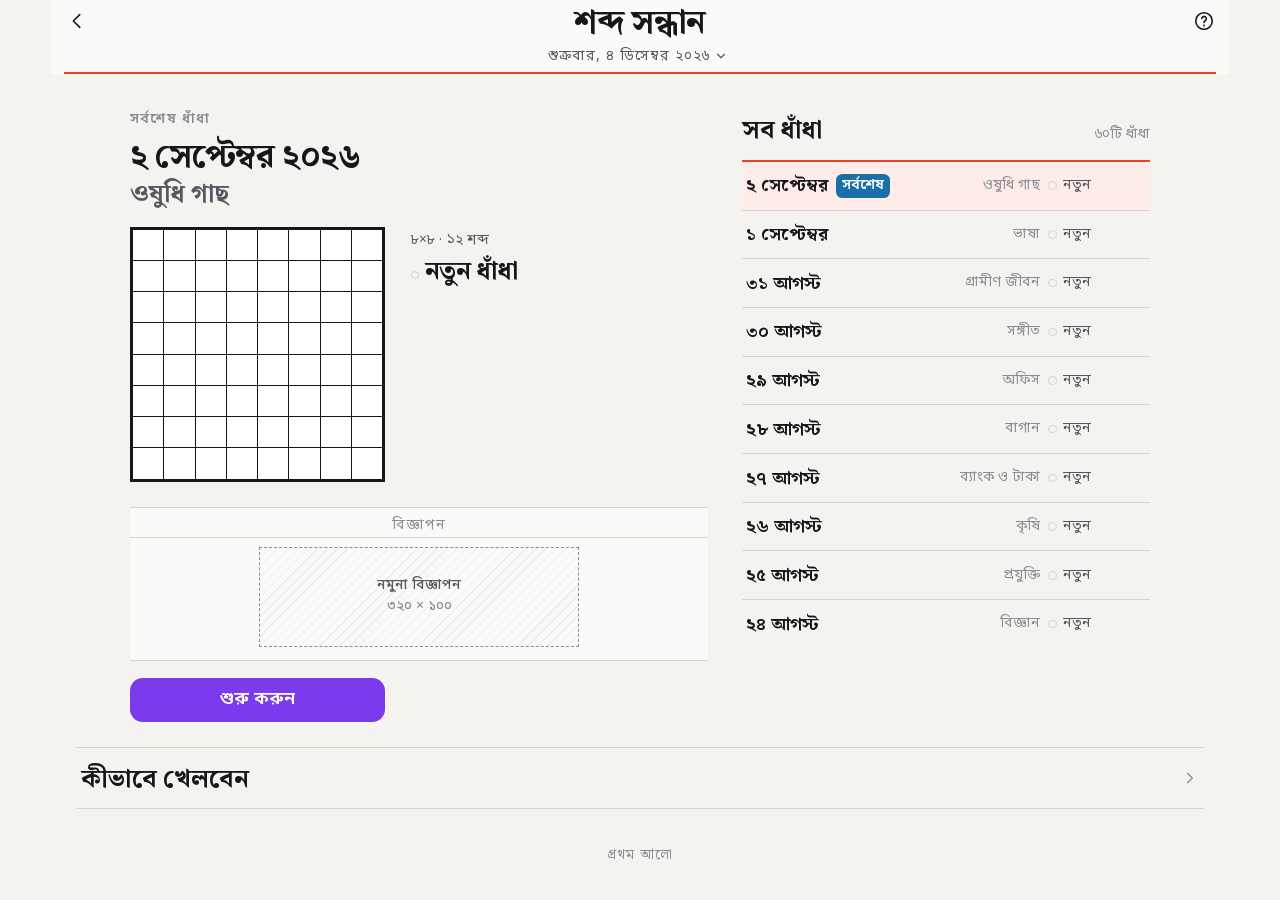
<file: games/word-search-bn/index.html>
<!DOCTYPE html>
<html lang="bn">
<head>
<meta charset="UTF-8">
<meta name="viewport" content="width=device-width, initial-scale=1, viewport-fit=cover">
<title>শব্দ সন্ধান · প্রথম আলো</title>
<meta name="description" content="প্রথম আলোর দৈনিক শব্দ সন্ধান। ৮×৮ ঘরে লুকানো আটটি বাংলা শব্দ খুঁজে বের করুন।">
<meta name="theme-color" content="#F4F3EF">
<link rel="icon" href="data:image/svg+xml,%3Csvg%20xmlns='http://www.w3.org/2000/svg'%20viewBox='0%200%2032%2032'%3E%3Crect%20width='32'%20height='32'%20fill='%23F4F3EF'/%3E%3Cg%20stroke='%2316171A'%20stroke-width='1.5'%20fill='none'%3E%3Crect%20x='6.75'%20y='6.75'%20width='18.5'%20height='18.5'/%3E%3Cpath%20d='M6.75%2013h18.5M6.75%2019h18.5M13%206.75v18.5M19%206.75v18.5'/%3E%3C/g%3E%3Cpath%20d='M8.5%208.5L23.5%2023.5'%20stroke='%23EE4023'%20stroke-width='2.6'%20stroke-linecap='round'/%3E%3C/svg%3E">
<link rel="stylesheet" href="../../shared/pa-fonts.css">
<link rel="stylesheet" href="../../shared/pa-tokens.css">
<link rel="stylesheet" href="../../shared/pa-ui.css">
<style>
/* =====================================================================
   শব্দ সন্ধান — game surface.

   Inherits the three-colour press whole from pa-tokens.css. The board's two
   states are two of the system's three inks used as DESIGN.md assigns them:
   red is *now* (the run under the finger), green is *settled* (a word found
   and set into the page).

   Until 2026-08-15 the settled state was cyan 16%, on the argument that a
   word search has no blocked squares, so cyan was free to carry "not yours
   to fill" reached from the other direction. Green was admitted to the
   system on the শব্দফুল build and means precisely settled, so that borrow is
   repaid here: cyan is blocked and nothing else, in every game, with no
   condition the reader has to know about. The cost is that green has no 16%
   step (The No Green Sixteen Rule), so found squares now rest at 30% and a
   nearly-finished board reads heavier than it did.
   ===================================================================== */

/* Height is taken from the SMALLEST viewport, not the dynamic one. iOS
   Chrome reports a dvh that includes the area its collapsing toolbar will
   later occupy, so a bottom-docked zone — here the word list — gets cropped
   the moment the toolbar returns. svh is the height that is always visible;
   when the toolbar hides, the surplus shows as more paper, which costs
   nothing because the page ground is paper anyway. */
.ws {
  display: flex;
  flex-direction: column;
  height: 100vh;
  height: 100svh;
  overflow: hidden;
  overscroll-behavior: none;
}
#app[data-view='front'] .ws-board { display: none; }
#app[data-view='board'] .ws-front { display: none; }

/* Progress vocabulary, shared by the front page and the archive rows so the
   two surfaces agree — the same dots শব্দভেদ uses. */
.ws-dot {
  flex: none;
  width: 0.5rem; height: 0.5rem;
  border-radius: 50%;
  border: 1px solid var(--pa-rule);
  background: transparent;
}
/* Both states are the same ink at different depths, so neither reads as an
   error: a puzzle under way is a pale screen, a finished one is solid. The
   crossword marks solved in spot red; this game does not, because red here
   is reserved for the live drag and the wrong answer. */
.ws-dot.is-started { background: transparent; border-color: var(--pa-green); }
.ws-dot.is-solved { background: var(--pa-green); border-color: var(--pa-green); }

/* ---- front page ------------------------------------------------------
   The top of a printed puzzle page, not a menu. Structure is শব্দভেদ's,
   line for line: kicker, the puzzle's print date at masthead scale, the
   board at thumbnail scale beside its facts, one primary action, then the
   standing items under a hairline. The theme sits under the date rather
   than replacing it, so both hero front pages read as the same page. */

.ws-front {
  flex: 1 1 auto;
  min-height: 0;
  display: flex;
  flex-direction: column;
  width: min(34rem, 100%);
  margin-inline: auto;
}
.ws-front__body {
  flex: 1 1 auto;
  min-height: 0;
  overflow-y: auto;
  overscroll-behavior: contain;
  padding: var(--pa-s-5) var(--pa-s-4) calc(var(--pa-s-5) + env(safe-area-inset-bottom, 0px));
}

.ws-kicker {
  margin: 0 0 var(--pa-s-1);
  font-size: var(--pa-size-meta);
  font-weight: 600;
  letter-spacing: 0.09em;
  color: var(--pa-red);
}
/* Ink-faint when the pack has run past today: the kicker stops claiming to
   be today's puzzle rather than quietly lying in spot red. */
.ws-kicker.is-stale { color: var(--pa-ink-3); }

.ws-date {
  margin: 0 0 var(--pa-s-1);
  font-family: var(--pa-serif);
  font-weight: 700;
  font-size: var(--pa-size-masthead);
  line-height: 1.15;
  letter-spacing: -0.015em;
}
.ws-themeline {
  margin: 0 0 var(--pa-s-4);
  font-family: var(--pa-serif);
  font-weight: 700;
  font-size: var(--pa-size-title);
  line-height: 1.2;
  color: var(--pa-ink-2);
}

.ws-lead__row { display: flex; gap: var(--pa-s-4); align-items: flex-start; margin-bottom: var(--pa-s-4); }

/* Thumbnail of today's grid: blocks and the reader's own progress, no
   letters — a conjunct at a 15px square is noise pretending to be
   information. Progress takes green 45%, not the board's 30%: at thumbnail
   scale the paler step is not a signal. */
.ws-mini {
  flex: none;
  display: grid;
  grid-template-columns: repeat(8, 1fr);
  gap: 1px;
  width: 8.75rem;
  aspect-ratio: 1;
  padding: 3px;
  background: var(--pa-rule-strong);
}
.ws-mini i { background: var(--pa-cell); }
.ws-mini i.is-found { background: var(--pa-green-45); }

.ws-facts { flex: 1 1 auto; display: flex; flex-direction: column; gap: var(--pa-s-1); min-width: 0; padding-block-start: 2px; }
.ws-facts__m { font-size: var(--pa-size-meta); color: var(--pa-ink-2); }
.ws-facts__s {
  display: flex; align-items: baseline; gap: 0.35rem;
  font-family: var(--pa-serif); font-weight: 700; font-size: var(--pa-size-title);
  line-height: 1.2; font-variant-numeric: tabular-nums;
}

.ws-cta { width: 100%; }

/* ---- standing rows & footer ------------------------------------------ */

.ws-rows { margin-block-start: var(--pa-s-5); border-block-start: 1px solid var(--pa-rule); }
.ws-row {
  display: flex; align-items: center; gap: var(--pa-s-2);
  width: 100%;
  min-height: 3.25rem;
  padding: var(--pa-s-2) var(--pa-s-1);
  text-align: start;
  border-block-end: 1px solid var(--pa-rule);
  transition: background-color 140ms var(--pa-ease);
}
.ws-row:hover { background: var(--pa-chrome-tint); }
.ws-row__t { font-family: var(--pa-serif); font-weight: 700; font-size: var(--pa-size-title); }
.ws-row__end { margin-inline-start: auto; display: flex; align-items: center; gap: var(--pa-s-2); color: var(--pa-ink-3); }
.ws-row__m { font-size: var(--pa-size-meta); }

.ws-foot {
  margin: var(--pa-s-6) 0 0;
  text-align: center;
  font-family: var(--pa-serif);
  font-size: var(--pa-size-meta);
  letter-spacing: 0.07em;
  color: var(--pa-ink-3);
}

/* ---- archive list ----------------------------------------------------
   One renderer, two homes: a bottom sheet on a phone, and this list inline
   in the front page's second column on a desktop. */

.ws-aside__h {
  display: flex; align-items: baseline; gap: var(--pa-s-2);
  margin: 0;
  padding-block-end: var(--pa-s-2);
  border-block-end: 2px solid var(--pa-red);
  font-family: var(--pa-serif); font-weight: 700; font-size: var(--pa-size-title);
}
.ws-aside__n { margin-inline-start: auto; font-family: var(--pa-sans); font-weight: 400; font-size: var(--pa-size-meta); color: var(--pa-ink-3); }

/* The rail exists only on the spread; on a phone the same list lives in the
   bottom sheet and this column would just be a second copy. */
.ws-aside { display: none; }

.ws-arclist { list-style: none; margin: 0; padding: var(--pa-s-1) 0 var(--pa-s-4); }
.ws-arcrow {
  display: flex; align-items: center; gap: var(--pa-s-2);
  width: 100%;
  min-height: var(--pa-tap);
  padding: var(--pa-s-2) var(--pa-s-4);
  text-align: start;
  transition: background-color 140ms var(--pa-ease);
}
.ws-arcrow:hover { background: var(--pa-cyan-08); }
.ws-arcrow[aria-current='true'] { background: var(--pa-red-08); }
.ws-arcrow__date { font-family: var(--pa-serif); font-weight: 700; font-size: var(--pa-size-body); }
.ws-arcrow__badge {
  flex: none;
  padding: 0.05rem 0.35rem;
  border-radius: var(--pa-r-sm);
  background: var(--pa-red);
  color: #fff;
  font-size: var(--pa-size-meta); font-weight: 600; line-height: 1.6;
}
.ws-arcrow__badge.is-latest { background: var(--pa-cyan); }
.ws-arcrow__theme { margin-inline-start: auto; flex: none; font-size: var(--pa-size-meta); color: var(--pa-ink-3); }
.ws-arcrow__state { flex: none; display: inline-flex; align-items: center; gap: 0.35rem; font-size: var(--pa-size-meta); color: var(--pa-ink-2); }
.ws-arcrow__time { flex: none; min-width: 2.75rem; text-align: end; font-family: var(--pa-serif); font-variant-numeric: tabular-nums; font-size: var(--pa-size-meta); color: var(--pa-ink-2); }
.ws-aside .ws-arclist { padding-block: 0; }
.ws-aside .ws-arcrow { padding-inline: var(--pa-s-1); border-block-end: 1px solid var(--pa-rule); }

/* ---- board ----------------------------------------------------------- */

/* The masthead is the shared one, unchanged: centred nameplate, controls in
   the lead and tail clusters, dateline on the spot-red rule. The tail
   carries the count-up, which is exactly where শব্দভেদ puts its own. */

/* ---- reading line ----------------------------------------------------
   The Map and the Reader Rule: a four-codepoint conjunct in a 40px square
   is a map marker, not type, so the board is a map and this band is the
   reading surface. It never collapses — at rest it names the theme, which
   also gives the theme a home now that the nameplate holds the game title.
   A band that appeared and vanished would reflow the grid mid-drag. */
.ws-reading {
  flex: none;
  margin: 0;              /* it is a <p>: the UA's 1em block margins were
                             spending ~51px of board height at every size */
  min-height: 2.5rem;
  display: flex;
  align-items: center;
  justify-content: center;
  padding: 0 var(--pa-s-3);
  font-family: var(--pa-serif);
  font-size: var(--pa-size-title);
  line-height: 1.3;
  color: var(--pa-ink-3);
  background: var(--pa-paper);
  border-bottom: 1px solid var(--pa-rule);
  white-space: nowrap;
  overflow: hidden;
}
.ws-reading.is-on { color: var(--pa-red-deep); font-weight: 700; }
/* The band holds the word it just accepted, in the settled ink, before it
   goes back to naming the theme. Clearing instantly reads as the drag having
   been thrown away rather than taken. */
.ws-reading.is-set { color: var(--pa-green); font-weight: 700; }

/* --ws-max is the board's ceiling, read by the sizing routine rather than
   hardcoded. It grows with the screen so a desktop is not a phone centred in
   1920px of paper — but it is a ceiling, so past a point the board stops
   growing and the page stays a page. */
.ws-main {
  --ws-max: 544px;
  position: relative;        /* the fleck layer measures against this */
  flex: 1 1 auto;
  min-height: 0;
  display: grid;
  place-items: center;
  padding: var(--pa-s-3);
}

/* ---- ink flecks -------------------------------------------------------
   A press throws a little ink when it strikes. Small hard squares — no
   glow, no halo, no rounding — in the green that just landed, so they read
   as spatter off the impression rather than as confetti borrowed from
   another product. They live outside the board's flow entirely, so nothing
   they do can move a cell. */
.ws-fx { position: absolute; inset: 0; pointer-events: none; overflow: hidden; }
.ws-fleck {
  position: absolute;
  width: 4px;
  height: 4px;
  background: var(--pa-green);
  opacity: 0;
  animation: ws-fleck 480ms var(--pa-ease) both;
  animation-delay: var(--d, 0ms);
}
@keyframes ws-fleck {
  0%   { transform: translate(0, 0) scale(1); opacity: 0.85; }
  100% { transform: translate(var(--dx, 0), var(--dy, 0)) scale(0.2); opacity: 0; }
}

/* Squares on an ink ground showing through 1px gaps, 3px of the same ink
   around the outside — that is how a printed grid gets its rules. No radius
   anywhere inside. */
.ws-grid {
  width: var(--ws-side, 20rem);
  height: var(--ws-side, 20rem);
  display: grid;
  grid-template-columns: repeat(8, 1fr);
  gap: 1px;
  padding: 3px;
  background: var(--pa-rule-strong);
  touch-action: none;
  user-select: none;
  -webkit-user-select: none;
}
.ws-cell {
  display: grid;
  place-items: center;
  background: var(--pa-cell);
  font-size: calc(var(--ws-side, 20rem) / 8 * 0.5);
  line-height: 1;
  font-weight: 500;
  transition: background-color 110ms var(--pa-ease);
}
/* The size comes from the square. A cell that cannot hold its glyph gets an
   inline step-down from fitCells(); every other cell inherits and matches. */
.ws-cell__ch { pointer-events: none; }
.ws-cell.is-found { background: var(--pa-green-30); }
/* The first square of a word the press pointed at (সাহায্য): a ring in the
   chrome colour and the letter set heavy, so it reads as "start here" and
   not as found — green is for found, and this square is not. Once the word
   lands, found takes over and the ring goes. */
.ws-cell.is-hint { box-shadow: inset 0 0 0 2px var(--pa-chrome); color: var(--pa-chrome); font-weight: 700; }
.ws-cell.is-hint.is-found { box-shadow: none; color: inherit; font-weight: inherit; }
.ws-cell.is-sel { background: var(--pa-red-16); color: var(--pa-red-deep); }
.ws-cell.is-miss { animation: ws-miss 320ms var(--pa-ease); }
@keyframes ws-miss {
  0%, 100% { background: var(--pa-cell); }
  30%, 70% { background: var(--pa-red-08); }
}

/* ---- the moment a word lands -----------------------------------------
   The ink is laid down one square at a time, in the direction the finger
   travelled, at 30ms a square — a word of five sets in 150ms, which is long
   enough to read as a stroke and short enough never to delay the next drag.

   It goes red → green, which is the whole state change stated in colour: the
   square stops being the thing you are doing and becomes part of the printed
   page. The full-strength rule that flashes with it is a rule, not a fill,
   so the One Full-Strength Rule holds. No third hue, no glow, no bounce —
   `prefers-reduced-motion` flattens all of it at the token layer. */
.ws-cell.just-set {
  /* Lifted above its neighbours for the length of the animation, so the
     square that swells covers the ink gap instead of being clipped by it. */
  position: relative;
  z-index: 2;
  animation: ws-set 460ms var(--pa-ease) both;
  animation-delay: var(--d, 0ms);
}
/* No red anywhere in this. Red is the colour of *now* and of *wrong*, and a
   square that has just been answered correctly is neither — flashing red on
   success read as a rejection for the fraction of a second it was on screen.
   The square goes from unprinted stock straight to the settled green, which
   is the ink actually landing.

   This was the settled CYAN until 2026-08-15. The reasoning then was that a
   found cell is "not yours to fill" reached from the other side, so cyan
   could carry it on a board with no blocked squares. Green exists now and
   means exactly this, so the borrow is repaid: cyan is blocked everywhere,
   with no per-game exception for the reader to work out. */
/* The square strikes at the deep screen and settles into the resting tint —
   45% → 30%. It is one colour throughout, which is why it can be emphatic
   without becoming a second signal: the eye reads "more of that" rather than
   "something else".

   The ramp is two steps rather than the three it had in cyan, because green
   has no 16% and never will — see The No Green Sixteen Rule. So the resting
   state IS 30%, and the scale settle carries the last of the movement. A
   found board is therefore a shade heavier than it used to be. */
/* Every frame is green. The animation must NOT open on paper white: it runs
   with fill-mode `both` and a per-square delay, so a 0% of white would be
   painted backwards over each square for up to 150ms while it waits its
   turn — the squares would blink white after being answered, which is
   exactly the wrong-looking flash we removed the red for. */
@keyframes ws-set {
  0%   { transform: scale(1);    background: var(--pa-green-45); box-shadow: inset 0 0 0 2px var(--pa-green); }
  25%  { transform: scale(1.14); background: var(--pa-green-45); box-shadow: inset 0 0 0 2px var(--pa-green); }
  55%  { transform: scale(0.98); background: var(--pa-green-45); box-shadow: inset 0 0 0 2px var(--pa-green); }
  100% { transform: scale(1);    background: var(--pa-green-30); box-shadow: inset 0 0 0 0 rgba(0,0,0,0); }
}

/* The whole board takes the spot red once and releases it, wiping along the
   diagonal — the same gesture শব্দভেদ makes when its grid is solved, so the
   two games finish the same way. */
.ws-cell.is-solved {
  animation: ws-solve 560ms var(--pa-ease) both;
  animation-delay: var(--d, 0ms);
}
/* A rule, not a fill: the sweep crosses filler squares too, and those are
   unprinted white — inking their background would say they were part of an
   answer. A rule passing over says "the page is finished" without claiming
   anything about the square underneath. It is drawn in green, because a
   finished page is the plainest case of settled there is. */
@keyframes ws-solve {
  0%, 100% { box-shadow: inset 0 0 0 0 rgba(0,0,0,0); }
  45%      { box-shadow: inset 0 0 0 2px var(--pa-green); }
}
/* The squares that hold an answer brighten and settle as the sweep passes;
   filler squares take only the rule, so the wipe never claims an empty
   square was part of a word. */
.ws-cell.is-found.is-solved {
  animation: ws-solve-found 560ms var(--pa-ease) both;
  animation-delay: var(--d, 0ms);
}
@keyframes ws-solve-found {
  0%, 100% { background: var(--pa-green-30); box-shadow: inset 0 0 0 0 rgba(0,0,0,0); }
  45%      { background: var(--pa-green-45); box-shadow: inset 0 0 0 2px var(--pa-green); }
}

/* ---- word list -------------------------------------------------------
   The count lives here as a section head rather than in the masthead tail,
   which the count-up now occupies. This is the count's natural home: the
   list already shows which words are found. */

.ws-listzone { flex: none; background: var(--pa-paper-lift); border-top: 1px solid var(--pa-rule); }
/* The সাহায্য strip on the masthead is ~3.75rem the grid no longer has on a
   640px phone, and the grid is the one thing here that cannot shrink under
   a finger. The word list yields instead and scrolls inside itself. The
   landscape and spread layouts give the list a column of its own and set
   max-height back to none. */
#app.is-strip .ws-words { max-height: 6.75rem; overflow-y: auto; }
.ws-listhead {
  display: flex;
  align-items: baseline;
  justify-content: space-between;
  gap: var(--pa-s-3);
  padding: var(--pa-s-2) var(--pa-s-4);
  border-bottom: 1px solid var(--pa-rule);
  font-size: var(--pa-size-meta);
  letter-spacing: 0.07em;
  color: var(--pa-ink-3);
}
.ws-listhead__n { font-variant-numeric: tabular-nums; color: var(--pa-ink-2); }
/* The count takes full-strength green for a beat as it increments — the ink
   of a settled answer, not the red of a live or wrong one. A numeral at full
   strength is ink, not a fill, so this stays inside the system. */
.ws-listhead__n.is-tick { animation: ws-tick 520ms var(--pa-ease); }
@keyframes ws-tick { 0%, 35% { color: var(--pa-green); } 100% { color: var(--pa-ink-2); } }

.ws-words {
  display: grid;
  grid-template-columns: repeat(2, 1fr);
  gap: var(--pa-s-1) var(--pa-s-3);
  margin: 0;
  padding: var(--pa-s-3) var(--pa-s-4) calc(var(--pa-s-3) + env(safe-area-inset-bottom, 0px));
  list-style: none;
  /* On a short landscape phone the list would otherwise push the board past
     its floor; it scrolls inside itself instead of stealing the board's zone. */
  max-height: 38svh;
  overflow-y: auto;
  overscroll-behavior: contain;
}
.ws-word {
  position: relative;
  justify-self: start;          /* hug the word, so the rule spans the word */
  font-family: var(--pa-serif);
  font-size: var(--pa-size-body);
  line-height: var(--pa-leading-tight);
  transition: color 200ms var(--pa-ease);
}
/* Struck in green, not the crossword's strike red. This rule is permanent —
   it sits on every solved word for the rest of the session — so it was the
   loudest remaining place where a correct answer was drawn in the colour of
   *wrong*. Drawn as a rule rather than text-decoration so it can be struck
   THROUGH the word left to right, the way a hand crosses a list off. */
.ws-word.is-found { color: var(--pa-ink-3); }
.ws-word.is-found::after {
  content: '';
  position: absolute;
  inset-inline: -0.1em;
  /* 0.67em — the middle of the Bangla letter body, not of the line box. See
     the same correction in শব্দফুল: a percentage centres on Latin metrics and
     leaves the rule sitting on the baseline, which reads as an underline. */
  top: calc(0.67em - 1px);
  height: 2px;
  background: var(--pa-green-45);
  transform-origin: left center;
}
.ws-word.is-hit::after { animation: ws-rule 300ms var(--pa-ease) both; }
@keyframes ws-rule { from { transform: scaleX(0); } to { transform: scaleX(1); } }

/* ---- archive rows ---------------------------------------------------- */

.ws-arcrow:disabled { opacity: 0.45; cursor: default; }
.ws-arcrow:disabled:hover { background: none; }

/* ---- sheets ---------------------------------------------------------- */

.ws-sheetbody { padding: var(--pa-s-3) var(--pa-s-4) var(--pa-s-5); }

.ws-htp { margin: 0; padding: 0; list-style: none; counter-reset: htp; }
.ws-htp > li { counter-increment: htp; margin-bottom: var(--pa-s-5); }
.ws-htp__h {
  display: flex; align-items: baseline; gap: var(--pa-s-2);
  margin: 0 0 var(--pa-s-1);
  font-family: var(--pa-serif); font-weight: 700; font-size: var(--pa-size-title);
}
/* `bengali` is a predefined numeric counter style, not something this file
   invents — a bare counter() renders 1 2 3 4, which is the one place the
   how-to sheet stopped speaking Bangla. Every other numeral in the game goes
   through B.toBn(); a CSS counter cannot, so it takes the style instead.
   Unsupported engines fall back to decimal, which is where it started. */
.ws-htp__h::before { content: counter(htp, bengali); color: var(--pa-red); font-variant-numeric: tabular-nums; }
.ws-htp__p { margin: 0; color: var(--pa-ink-2); }
/* Board states are shown as real cells, never as icons or swatches. */
.ws-figs { display: flex; gap: var(--pa-s-3); margin-top: var(--pa-s-3); }
.ws-fig { display: flex; flex-direction: column; align-items: center; gap: var(--pa-s-1); }
.ws-fig__c {
  display: grid; place-items: center;
  width: 2.75rem; height: 2.75rem;
  background: var(--pa-cell);
  box-shadow: 0 0 0 1px var(--pa-rule-strong);
  font-size: 1.25rem; line-height: 1;
}
.ws-fig__c.is-sel { background: var(--pa-red-16); color: var(--pa-red-deep); }
.ws-fig__c.is-found { background: var(--pa-green-30); }
.ws-fig__l { font-size: var(--pa-size-meta); color: var(--pa-ink-3); }

/* ---- completion card ------------------------------------------------- */

.ws-win { padding: var(--pa-s-5) var(--pa-s-4) var(--pa-s-4); text-align: center; min-height: 0; overflow-y: auto; overscroll-behavior: contain; }
.ws-win .pa-ad { margin: var(--pa-s-4) 0 var(--pa-s-3); border-block-end: 0; text-align: start; }
.ws-lead .pa-ad { margin: var(--pa-s-5) 0 0; }
.ws-lead .pa-ad + .ws-cta { margin-top: var(--pa-s-4); }
.ws-win__mark {
  margin: 0 0 var(--pa-s-1);
  font-family: var(--pa-serif); font-weight: 700; font-size: var(--pa-size-masthead);
}
.ws-win__theme { margin: 0 0 var(--pa-s-4); color: var(--pa-ink-2); }
.ws-win__nums {
  display: grid; grid-template-columns: repeat(3, 1fr);
  margin-bottom: var(--pa-s-3);
  border-block: 1px solid var(--pa-rule);
}
.ws-win__num { padding: var(--pa-s-3) var(--pa-s-1); }
.ws-win__num + .ws-win__num { border-inline-start: 1px solid var(--pa-rule); }
.ws-win__v {
  display: block;
  font-family: var(--pa-serif); font-weight: 700; font-size: var(--pa-size-title);
  font-variant-numeric: tabular-nums;
}
.ws-win__k { display: block; font-size: var(--pa-size-meta); color: var(--pa-ink-3); }
.ws-win__note { margin: 0 0 var(--pa-s-4); font-size: var(--pa-size-meta); color: var(--pa-ink-3); min-height: 1.2em; }
.ws-win__acts { display: flex; flex-direction: column; gap: var(--pa-s-2); }
.ws-win__ghosts { display: flex; gap: var(--pa-s-2); }
.ws-win__ghosts .pa-btn { flex: 1; }

/* ---- tablet ----------------------------------------------------------
   Still the phone column, but full-bleed surfaces are capped and centred —
   a reading band and a two-up word list stretched across 768px is neither. */
/* ---- landscape phone --------------------------------------------------
   The rotated phone gets the desktop's arrangement rather than the phone's:
   the word list is a rail beside the board, not a strip under it. Stacked,
   the list and the board compete for a height that has just halved, and the
   board — sized from a measurement it then ignored — printed straight over
   the words. Bounded by height, so a landscape tablet keeps the phone
   composition it was designed for. */
@media (orientation: landscape) and (max-height: 34rem) {
  .ws-board {
    display: grid;
    grid-template-columns: minmax(0, 1fr) clamp(9rem, 32%, 15rem);
    grid-template-rows: auto auto minmax(0, 1fr);
  }
  .ws-board > .pa-masthead { grid-column: 1 / -1; }
  .ws-reading { grid-column: 1; grid-row: 2; }
  .ws-main { grid-column: 1; grid-row: 3; padding: var(--pa-s-2); }
  .ws-listzone {
    grid-column: 2; grid-row: 2 / -1;
    display: flex; flex-direction: column; min-height: 0;
    border-top: 0;
    border-inline-start: 1px solid var(--pa-rule);
  }
  .ws-listzone > * { width: auto; margin-inline: 0; }
  .ws-words, #app.is-strip .ws-words {
    grid-template-columns: 1fr;
    align-content: start;
    gap: var(--pa-s-1);
    max-height: none;
    min-height: 0;
    overflow-y: auto;
  }
}

@media (min-width: 48rem) {
  .ws-reading { padding-inline: max(var(--pa-s-3), calc((100% - 34rem) / 2)); }
  .ws-listzone > * { width: min(34rem, 100%); margin-inline: auto; }
}

/* ---- spread ----------------------------------------------------------
   Board left, word list as a permanent right rail — the same arrangement
   শব্দভেদ gives its clue lists. The rail scrolls inside itself. */
/* ---- spread ----------------------------------------------------------
   A desktop layout is not a phone layout centred. Three things scale
   together or the page reads as a shrunken phone: the type ramp (handled at
   the token layer), the board ceiling (--ws-max below), and the list, which
   is promoted from a docked strip into a permanent rail — the same
   arrangement শব্দভেদ gives its clue lists.

   The whole spread is capped and centred between hairline page edges: past
   that it stops growing, because it is a page and not a billboard. */
@media (min-width: 60rem) and (min-height: 40rem) {
  .ws-board {
    display: grid;
    grid-template-columns: minmax(0, 1fr) minmax(17rem, 22rem);
    grid-template-rows: auto auto 1fr auto;
    width: min(var(--pa-page), 100%);
    margin-inline: auto;
    border-inline: 1px solid var(--pa-rule);
  }
  .ws-board > .pa-masthead { grid-column: 1 / -1; }

  /* The band belongs to the board, not to the page. Spanning both columns
     put the theme on the page's centre line, 221px off the board it names —
     the two read as unrelated objects. It takes the board's column so the
     two share a centre. */
  .ws-reading { grid-column: 1; grid-row: 2; }

  .ws-main { --ws-max: 672px; grid-column: 1; grid-row: 3; padding: var(--pa-s-5); }

  /* A counterweight the same height as the reading band, so the board
     centres in the whole area under the masthead rather than in the leftover
     beneath the band. Without it the board hangs 47px low and the column
     reads bottom-heavy. */
  .ws-board::after { content: ''; grid-column: 1; grid-row: 4; min-height: 2.5rem; }

  .ws-listzone {
    grid-column: 2; grid-row: 2 / -1;
    display: flex; flex-direction: column; min-height: 0;
    background: none;
    border-top: 0;
    border-inline-start: 1px solid var(--pa-rule);
  }
  /* margin-inline must be reset, not just width. An auto cross-axis margin
     on a column flex item cancels `stretch`, so the tablet rule's centring
     shrink-wrapped the whole rail to its text and left the section head with
     no free space for space-between to distribute — which is why শব্দ and
     the count were touching. */
  .ws-listzone > * { width: auto; margin-inline: 0; }
  /* The rail is the tallest thing on the page without exceeding it, and it
     scrolls inside itself — never by dragging the page. */
  /* One column in the rail, so the list needs its own vertical rhythm — the
     two-up phone gap reads as cramped once the words are stacked. */
  .ws-words, #app.is-strip .ws-words {
    grid-template-columns: 1fr;
    align-content: start;
    gap: var(--pa-s-2);
    padding: var(--pa-s-3) var(--pa-s-4) var(--pa-s-5);
    max-height: none;
    min-height: 0;
    overflow-y: auto;
  }

  /* Below this the front page is one column, which is right on a phone and
     absurd on a monitor — a 34rem strip adrift in 1920px of paper. Here the
     lead takes the measure it deserves and the puzzle list comes out from
     behind its sheet to fill the second column. Fixed measures, centred —
     not two stretching columns. */
  .ws-front { width: min(var(--pa-page), 100%); }
  .ws-front__body { padding: var(--pa-s-6) var(--pa-s-5); }
  .ws-spread {
    display: grid;
    grid-template-columns: minmax(0, 34rem) minmax(18rem, 24rem);
    justify-content: center;
    gap: var(--pa-s-6);
    align-items: start;
  }
  /* Budgeted against the viewport so the rail is the tallest thing on the
     page without exceeding it — two scrollbars on one screen is a layout
     that has given up deciding what scrolls. */
  .ws-aside { display: flex; flex-direction: column; min-height: 12rem; }
  .ws-mini { width: 15rem; }
  .ws-lead__row { gap: var(--pa-s-5); }
  /* Exactly the thumbnail's width, directly beneath it — the action belongs
     to the board, so it shares its measure and its centre line. */
  .ws-cta { width: 15rem; }
  /* The list is on the page now; the row that opened it is noise. */
  #fp-archive { display: none; }
}

/* The rail only earns its own scrollbar when the page can actually hold it.
   Budgeted against everything else — masthead, body padding, the standing
   rows, the footer — not against the viewport alone. Below this height the
   lead block is taller than any budget the rail could take, so the rail runs
   free and the page is the single scroller: one scrollbar, which is the
   whole point of the rule. */
@media (min-width: 60rem) and (min-height: 46rem) {
  .ws-aside { max-height: calc(100svh - 22rem); }
  .ws-aside .ws-arclist { min-height: 0; overflow-y: auto; }
}

/* Past this the board ceiling stops binding and available height governs,
   which is the intended end state: the board grows until the window stops
   it, not until a constant does. */
@media (min-width: 90rem) and (min-height: 48rem) {
  .ws-main { --ws-max: 896px; }
  .ws-board { grid-template-columns: minmax(0, 1fr) minmax(20rem, 26rem); }
}
</style>
</head>
<body>
<!--
  THESIS: The newspaper word search, kept as print set it. Eight words in a
  ruled square and the list beneath — the reader is not being tested, they
  are passing ten minutes with tea.

  OWN-WORLD: the three-colour press, inherited whole. The board's two states
  are two of the three inks doing exactly what DESIGN.md assigns them: red is
  the run under the finger, green is a word already set into the page.

  STORY: a reader opens it, sees today's date and today's theme on a front
  page, taps in, drags across eight squares, watches the run set itself in
  red and confirm at readable size above the grid, lets go, and the run goes
  green while the word rules itself off the list.

  FORM: front page → board, two views in one document, switched by data-view
  on the shell. The clock holds at zero until the reader enters the board —
  loading a puzzle is not starting one.
-->
<div class="ws" id="app" data-view="front">

<!-- =====================================================================
     FRONT PAGE
     ===================================================================== -->
<section class="ws-front pa-scroll">
  <header class="pa-masthead">
    <div class="pa-masthead__top">
      <span class="pa-masthead__lead">
        <button class="pa-iconbtn" id="exit" aria-label="সব গেম">
          <svg width="22" height="22" viewBox="0 0 24 24" fill="none" stroke="currentColor" stroke-width="1.75" stroke-linecap="round" stroke-linejoin="round"><path d="M15 5l-7 7 7 7"/></svg>
        </button>
      </span>
      <h1 class="pa-masthead__title">শব্দ সন্ধান</h1>
      <span class="pa-masthead__tail">
        <button class="pa-iconbtn" id="top-howto" aria-label="কীভাবে খেলবেন" aria-haspopup="dialog">
          <svg width="22" height="22" viewBox="0 0 24 24" fill="none" stroke="currentColor" stroke-width="1.75" stroke-linecap="round" stroke-linejoin="round"><circle cx="12" cy="12" r="9"/><path d="M9.6 9.2a2.5 2.5 0 114.1 2.2c-.9.7-1.7 1.1-1.7 2.1"/><circle cx="12" cy="17" r="1.1" fill="currentColor" stroke="none"/></svg>
        </button>
      </span>
    </div>
    <div class="pa-masthead__rule">
      <button class="pa-masthead__date" id="dateline" aria-haspopup="dialog" aria-label="অন্য ধাঁধা বেছে নিন">
        <span id="date"></span>
        <svg width="14" height="14" viewBox="0 0 24 24" fill="none" stroke="currentColor" stroke-width="2" stroke-linecap="round" stroke-linejoin="round"><path d="M6 9l6 6 6-6"/></svg>
      </button>
    </div>
  </header>

  <div class="ws-front__body pa-scroll">
    <div class="ws-spread">
      <section class="ws-lead">
        <p class="ws-kicker" id="fp-kicker">আজকের ধাঁধা</p>
        <h2 class="ws-date" id="fp-date">—</h2>
        <p class="ws-themeline" id="fp-theme">…</p>

        <div class="ws-lead__row">
          <div class="ws-mini" id="fp-mini" aria-hidden="true"></div>
          <div class="ws-facts">
            <span class="ws-facts__m" id="fp-size">৮×৮ · ৮ শব্দ</span>
            <span class="ws-facts__s"><i class="ws-dot" id="fp-dot"></i><span id="fp-state">লোড হচ্ছে…</span></span>
          </div>
        </div>

        <div id="ad-front"></div>

        <button class="pa-btn pa-btn--primary ws-cta" id="fp-cta">শুরু করুন</button>
      </section>

      <aside class="ws-aside">
        <h2 class="ws-aside__h">সব ধাঁধা<span class="ws-aside__n" id="fp-aside-count"></span></h2>
        <div class="ws-arclist pa-scroll" id="fp-archlist"></div>
      </aside>
    </div>

    <nav class="ws-rows">
      <button class="ws-row" id="fp-archive" aria-haspopup="dialog">
        <span class="ws-row__t">সব ধাঁধা</span>
        <span class="ws-row__end">
          <span class="ws-row__m" id="fp-archive-meta"></span>
          <svg width="18" height="18" viewBox="0 0 24 24" fill="none" stroke="currentColor" stroke-width="1.75" stroke-linecap="round" stroke-linejoin="round" aria-hidden="true"><path d="M9 6l6 6-6 6"/></svg>
        </span>
      </button>
      <button class="ws-row" id="fp-howto" aria-haspopup="dialog">
        <span class="ws-row__t">কীভাবে খেলবেন</span>
        <span class="ws-row__end">
          <svg width="18" height="18" viewBox="0 0 24 24" fill="none" stroke="currentColor" stroke-width="1.75" stroke-linecap="round" stroke-linejoin="round" aria-hidden="true"><path d="M9 6l6 6-6 6"/></svg>
        </span>
      </button>
    </nav>

    <p class="ws-foot">প্রথম আলো</p>
  </div>
</section>

<!-- =====================================================================
     BOARD
     ===================================================================== -->
<section class="ws-board ws" aria-label="শব্দ সন্ধান বোর্ড">
  <header class="pa-masthead">
    <div class="pa-masthead__top">
      <span class="pa-masthead__lead">
        <button class="pa-iconbtn" id="back" aria-label="নামপাতা">
          <svg width="22" height="22" viewBox="0 0 24 24" fill="none" stroke="currentColor" stroke-width="1.75" stroke-linecap="round" stroke-linejoin="round"><path d="M15 5l-7 7 7 7"/></svg>
        </button>
      </span>
      <h1 class="pa-masthead__title">শব্দ সন্ধান</h1>
      <span class="pa-masthead__tail">
        <span class="pa-masthead__timer" id="timer" role="timer" aria-label="সময়">০:০০</span>
        <button class="pa-iconbtn" id="board-howto" aria-label="কীভাবে খেলবেন" aria-haspopup="dialog">
          <svg width="22" height="22" viewBox="0 0 24 24" fill="none" stroke="currentColor" stroke-width="1.75" stroke-linecap="round" stroke-linejoin="round"><circle cx="12" cy="12" r="9"/><path d="M9.5 9.5a2.5 2.5 0 113.5 2.3c-.6.3-1 .9-1 1.6v.3"/><path d="M12 17h.01"/></svg>
        </button>
      </span>
    </div>
    <div class="pa-masthead__rule">
      <span class="pa-masthead__date" id="board-date"></span>
    </div>
    <!-- সাহায্য, as a game shows lives: the ad module builds the strip here,
         on the masthead, above the grid. The action inks the first square
         of the longest unfound word. -->
    <div id="hud" hidden></div>
  </header>

  <p class="ws-reading" id="reading" aria-live="polite"></p>

  <div class="ws-main" id="board-main">
    <div class="ws-grid" id="grid" role="grid" aria-label="অক্ষরের ছক"></div>
    <div class="ws-fx" id="fx" aria-hidden="true"></div>
  </div>

  <div class="ws-listzone">
    <div class="ws-listhead">
      <span>শব্দ</span>
      <span class="ws-listhead__n" id="count">০ / ৮</span>
    </div>
    <ul class="ws-words pa-scroll" id="words"></ul>
  </div>
</section>

<!-- =====================================================================
     SHEETS
     ===================================================================== -->
<div class="pa-sheet" id="sheet-arch" hidden>
  <div class="pa-sheet__scrim"></div>
  <div class="pa-sheet__panel" role="dialog" aria-modal="true" aria-label="সব ধাঁধা" tabindex="-1">
    <div class="pa-sheet__head">
      <h3 class="pa-sheet__title">সব ধাঁধা</h3>
      <button class="pa-iconbtn" data-close aria-label="বন্ধ করুন">
        <svg width="20" height="20" viewBox="0 0 24 24" fill="none" stroke="currentColor" stroke-width="1.75" stroke-linecap="round"><path d="M6 6l12 12M18 6L6 18"/></svg>
      </button>
    </div>
    <div class="pa-sheet__body pa-scroll">
      <div class="ws-arclist" id="arch-list"></div>
    </div>
  </div>
</div>

<div class="pa-sheet" id="sheet-howto" hidden>
  <div class="pa-sheet__scrim"></div>
  <div class="pa-sheet__panel" role="dialog" aria-modal="true" aria-label="কীভাবে খেলবেন" tabindex="-1">
    <div class="pa-sheet__head">
      <h3 class="pa-sheet__title">কীভাবে খেলবেন</h3>
      <button class="pa-iconbtn" data-close aria-label="বন্ধ করুন">
        <svg width="20" height="20" viewBox="0 0 24 24" fill="none" stroke="currentColor" stroke-width="1.75" stroke-linecap="round"><path d="M6 6l12 12M18 6L6 18"/></svg>
      </button>
    </div>
    <div class="pa-sheet__body pa-scroll ws-sheetbody">
      <ol class="ws-htp">
        <li>
          <h4 class="ws-htp__h">শব্দ খুঁজুন</h4>
          <p class="ws-htp__p">নিচের তালিকার আটটি শব্দ ছকের ভেতরে লুকানো আছে: পাশাপাশি, ওপর-নিচে বা কোনাকুনি, সোজা কিংবা উল্টো দিকে।</p>
        </li>
        <li>
          <h4 class="ws-htp__h">এক ঘরে এক অক্ষর</h4>
          <p class="ws-htp__p">যুক্তাক্ষর বা কারসহ অক্ষর একটি ঘরেই বসে: কা, ক্ষ, র্ম প্রতিটি একটি ঘর।</p>
          <div class="ws-figs">
            <span class="ws-fig"><span class="ws-fig__c">কা</span><span class="ws-fig__l">এক ঘর</span></span>
            <span class="ws-fig"><span class="ws-fig__c">ক্ষ</span><span class="ws-fig__l">এক ঘর</span></span>
            <span class="ws-fig"><span class="ws-fig__c">র্ম</span><span class="ws-fig__l">এক ঘর</span></span>
          </div>
        </li>
        <li>
          <h4 class="ws-htp__h">আঙুল দিয়ে টেনে বেছে নিন</h4>
          <p class="ws-htp__p">শব্দের প্রথম ঘরে আঙুল রেখে শেষ ঘর পর্যন্ত টানুন। ছকের ওপরে বড় করে দেখা যাবে কোন শব্দটি বেছে নিচ্ছেন।</p>
          <div class="ws-figs">
            <span class="ws-fig"><span class="ws-fig__c is-sel">পে</span><span class="ws-fig__l">বেছে নেওয়া</span></span>
            <span class="ws-fig"><span class="ws-fig__c is-found">রা</span><span class="ws-fig__l">পাওয়া গেছে</span></span>
          </div>
        </li>
        <li>
          <h4 class="ws-htp__h">মিলে গেলে</h4>
          <p class="ws-htp__p">ঘরগুলো নীল হয়ে যাবে আর তালিকায় শব্দটি কাটা পড়বে। আটটি শব্দ পেলেই ধাঁধা শেষ।</p>
        </li>
      </ol>
    </div>
  </div>
</div>

<div class="pa-sheet" id="sheet-win" hidden>
  <div class="pa-sheet__scrim"></div>
  <div class="pa-sheet__panel" role="dialog" aria-modal="true" aria-label="সম্পূর্ণ" tabindex="-1">
    <div class="ws-win">
      <p class="ws-win__mark">চমৎকার!</p>
      <p class="ws-win__theme" id="win-theme"></p>
      <div class="ws-win__nums">
        <span class="ws-win__num"><b class="ws-win__v" id="win-time">০:০০</b><span class="ws-win__k">সময়</span></span>
        <span class="ws-win__num"><b class="ws-win__v" id="win-best">০:০০</b><span class="ws-win__k">সেরা</span></span>
        <span class="ws-win__num"><b class="ws-win__v" id="win-words">৮</b><span class="ws-win__k">শব্দ</span></span>
        <span class="ws-win__num"><b class="ws-win__v" id="win-hints">০</b><span class="ws-win__k">সাহায্য</span></span>
      </div>
      <div id="ad-result"></div>
      <p class="ws-win__note" id="win-note"></p>
      <div class="ws-win__acts">
        <button class="pa-btn pa-btn--primary" id="win-next">পরের ধাঁধা</button>
        <span class="ws-win__ghosts">
          <button class="pa-btn pa-btn--ghost" id="win-board">ফিরে দেখুন</button>
          <button class="pa-btn pa-btn--ghost" id="win-front">প্রথম পাতা</button>
        </span>
      </div>
    </div>
  </div>
</div>

</div>
<script>
/* Ad system config — ADS-SPEC.md §2. `dummy` until PA hands over a network
   code; then provider: 'gpt' and the code, nothing else changes. */
window.PA_ADS = {
  provider: 'dummy',
  network: '',
  client: '',
  game: 'ws',
  enabled: true,
  rewarded: true,
  freeHints: 1,
  maxRewardedHints: 3
};
</script>
<script src="../../shared/pa-ads.js"></script>
<script src="../../shared/pa-data.js"></script>
<script src="../../shared/bn-text.js"></script>
<script src="wsgrid.js"></script>
<script src="game.js"></script>
</body>
</html>
</file>
<file: shared/pa-fonts.css>
/*
 * pa-fonts.css — self-hosted Bengali webfonts (SIL Open Font License 1.1).
 *
 * Bengali + Latin subsets only. Noto Sans and Noto Serif Bengali are one
 * superfamily, so their numerals are drawn to match — Hind Siliguri was
 * dropped because its ১ collapses into a ৮/৬ shape below ~12px.
 *
 * the Google CDN is unreliable in Bangladesh and PA’s deploy target is still
 * unknown, so the bundle carries its own type. 376 KB total, font-display:swap.
 */

@font-face{font-family:'Noto Sans Bengali';font-style:normal;font-weight:400;font-display:swap;src:url(fonts/noto-sans-bengali-bengali.woff2) format('woff2');unicode-range:U+0951-0952, U+0964-0965, U+0980-09FE, U+1CD0, U+1CD2, U+1CD5-1CD6, U+1CD8, U+1CE1, U+1CEA, U+1CED, U+1CF2, U+1CF5-1CF7, U+200C-200D, U+20B9, U+25CC, U+A8F1;}
@font-face{font-family:'Noto Sans Bengali';font-style:normal;font-weight:400;font-display:swap;src:url(fonts/noto-sans-bengali-latin.woff2) format('woff2');unicode-range:U+0000-00FF, U+0131, U+0152-0153, U+02BB-02BC, U+02C6, U+02DA, U+02DC, U+0304, U+0308, U+0329, U+2000-206F, U+20AC, U+2122, U+2191, U+2193, U+2212, U+2215, U+FEFF, U+FFFD;}
@font-face{font-family:'Noto Sans Bengali';font-style:normal;font-weight:500;font-display:swap;src:url(fonts/noto-sans-bengali-bengali.woff2) format('woff2');unicode-range:U+0951-0952, U+0964-0965, U+0980-09FE, U+1CD0, U+1CD2, U+1CD5-1CD6, U+1CD8, U+1CE1, U+1CEA, U+1CED, U+1CF2, U+1CF5-1CF7, U+200C-200D, U+20B9, U+25CC, U+A8F1;}
@font-face{font-family:'Noto Sans Bengali';font-style:normal;font-weight:500;font-display:swap;src:url(fonts/noto-sans-bengali-latin.woff2) format('woff2');unicode-range:U+0000-00FF, U+0131, U+0152-0153, U+02BB-02BC, U+02C6, U+02DA, U+02DC, U+0304, U+0308, U+0329, U+2000-206F, U+20AC, U+2122, U+2191, U+2193, U+2212, U+2215, U+FEFF, U+FFFD;}
@font-face{font-family:'Noto Sans Bengali';font-style:normal;font-weight:600;font-display:swap;src:url(fonts/noto-sans-bengali-bengali.woff2) format('woff2');unicode-range:U+0951-0952, U+0964-0965, U+0980-09FE, U+1CD0, U+1CD2, U+1CD5-1CD6, U+1CD8, U+1CE1, U+1CEA, U+1CED, U+1CF2, U+1CF5-1CF7, U+200C-200D, U+20B9, U+25CC, U+A8F1;}
@font-face{font-family:'Noto Sans Bengali';font-style:normal;font-weight:600;font-display:swap;src:url(fonts/noto-sans-bengali-latin.woff2) format('woff2');unicode-range:U+0000-00FF, U+0131, U+0152-0153, U+02BB-02BC, U+02C6, U+02DA, U+02DC, U+0304, U+0308, U+0329, U+2000-206F, U+20AC, U+2122, U+2191, U+2193, U+2212, U+2215, U+FEFF, U+FFFD;}
@font-face{font-family:'Noto Sans Bengali';font-style:normal;font-weight:700;font-display:swap;src:url(fonts/noto-sans-bengali-bengali.woff2) format('woff2');unicode-range:U+0951-0952, U+0964-0965, U+0980-09FE, U+1CD0, U+1CD2, U+1CD5-1CD6, U+1CD8, U+1CE1, U+1CEA, U+1CED, U+1CF2, U+1CF5-1CF7, U+200C-200D, U+20B9, U+25CC, U+A8F1;}
@font-face{font-family:'Noto Sans Bengali';font-style:normal;font-weight:700;font-display:swap;src:url(fonts/noto-sans-bengali-latin.woff2) format('woff2');unicode-range:U+0000-00FF, U+0131, U+0152-0153, U+02BB-02BC, U+02C6, U+02DA, U+02DC, U+0304, U+0308, U+0329, U+2000-206F, U+20AC, U+2122, U+2191, U+2193, U+2212, U+2215, U+FEFF, U+FFFD;}
@font-face{font-family:'Noto Serif Bengali';font-style:normal;font-weight:400;font-display:swap;src:url(fonts/noto-serif-bengali-400-bengali.woff2) format('woff2');unicode-range:U+0951-0952, U+0964-0965, U+0980-09FE, U+1CD0, U+1CD2, U+1CD5-1CD6, U+1CD8, U+1CE1, U+1CEA, U+1CED, U+1CF2, U+1CF5-1CF7, U+200C-200D, U+20B9, U+25CC, U+A8F1;}
@font-face{font-family:'Noto Serif Bengali';font-style:normal;font-weight:700;font-display:swap;src:url(fonts/noto-serif-bengali-700-bengali.woff2) format('woff2');unicode-range:U+0951-0952, U+0964-0965, U+0980-09FE, U+1CD0, U+1CD2, U+1CD5-1CD6, U+1CD8, U+1CE1, U+1CEA, U+1CED, U+1CF2, U+1CF5-1CF7, U+200C-200D, U+20B9, U+25CC, U+A8F1;}
</file>
<file: shared/pa-tokens.css>
/*
 * pa-tokens.css — Prothom Alo hero-games design tokens.
 * Established by the শব্দভেদ build; inherited by the other four heroes
 * and the 35 catalogue reskins.
 *
 * THE SYSTEM IS A THREE-COLOUR PRESS.
 * Prothom Alo's printed puzzle page is a cyan tint on newsprint — that much
 * is measured off the scans in Screenshot/. The spot red is the paper's
 * MASTHEAD ink, imported deliberately; it is not on the printed puzzle page,
 * and this comment used to imply otherwise. Green was admitted third, on the
 * শব্দফুল build (2026-08-15), by the same kind of deliberate import.
 *
 * Every surface colour here is paper, ink-black, or a screen of one of those
 * three inks. Nothing else is admitted. That constraint is what makes a grid
 * of 64 cells read as a newspaper rather than as a UI.
 *
 * EACH INK CARRIES EXACTLY ONE MEANING, and that is what makes three inks a
 * system rather than a palette:
 *
 *   cyan   — NOT YOURS TO FILL. A blocked square, and nothing else.
 *   red    — NOW. The square, word or letter you are acting on. Also wrong.
 *   green  — SETTLED. Solved, found, correct, finished. Never in play.
 *
 * Portal chrome (violet) is inherited for interactive affordances only —
 * app bar controls, sheet tabs, primary buttons — so a game launched from
 * the portal does not read as a different product.
 */

:root {
  /* ---- paper & ink ------------------------------------------------ */
  --pa-paper:        #F4F3EF;  /* cool newsprint, not cream */
  --pa-paper-lift:   #FBFAF8;
  --pa-cell:         #FFFFFF;  /* unprinted stock inside the grid */
  --pa-ink:          #16171A;
  --pa-ink-2:        #55585F;
  --pa-ink-3:        #8A8D94;
  --pa-rule:         #D6D5D0;
  --pa-rule-strong:  #16171A;

  /* ---- cyan ink, by screen percentage ----------------------------- */
  --pa-cyan-08:      #EDF4F9;
  --pa-cyan-16:      #D7E7F2;  /* block cells — measured off the print scans */
  --pa-cyan-30:      #B9D8EC;  /* active word */
  --pa-cyan-45:      #93C1DF;
  --pa-cyan:         #1B6FA8;

  /* ---- red ink, by screen percentage ------------------------------ */
  --pa-red-08:       #FDECE8;
  --pa-red-16:       #FBD9D2;  /* active cell */
  --pa-red-40:       #F6A492;
  --pa-red:          #EE4023;  /* PA masthead red */
  --pa-red-deep:     #C22A12;

  /* ---- green ink — SETTLED. Deliberately no 08 or 16 step ---------
     Green screened to 16% is #D9E7E1. Cyan tint, the single most protected
     value in the system, is #D7E7F2. Identical red and green channels, 15
     steps of blue apart: at cell size on a phone they are one colour. A
     documented "don't use green-16 on a board" rule would be enforced by
     memory, and this system has already had one such rule broken. So the
     step does not exist. The collision is unreachable because there is
     nothing to reach for.

     Consequence, accepted on the শব্দফুল build: a settled cell is green-30,
     which is visibly heavier than the cyan-16 it replaces. A nearly-solved
     board therefore looks substantially resolved, which is correct. */
  --pa-green-30:     #B7D3C7;  /* settled cell — the lightest green admitted */
  --pa-green-45:     #93BCAB;  /* settled, emphatic: rules, strikes, marks */
  --pa-green:        #0F6B45;  /* full strength: text, glyphs, numerals only */

  /* ---- portal chrome (inherited, interactive affordances only) ----- */
  --pa-chrome:        #7C3AED;
  --pa-chrome-strong: #6D28D9;
  --pa-chrome-tint:   #F3F0FB;
  --pa-chrome-line:   #7C3AED29;

  /* ---- type ------------------------------------------------------- */
  --pa-serif: 'Noto Serif Bengali', 'Kalpurush', Georgia, serif;
  --pa-sans:  'Noto Sans Bengali', 'Kalpurush', system-ui, sans-serif;

  --pa-size-masthead: 1.625rem;
  --pa-size-title:    1.25rem;
  --pa-size-body:     0.9375rem;
  --pa-size-meta:     0.75rem;
  /* four steps, each a real one. A fifth size 9% off its neighbour was
     noise pretending to be hierarchy. */

  /* Bangla needs more leading than Latin — kars and conjuncts extend
     above and below the x-height on both sides. */
  --pa-leading-tight: 1.35;
  --pa-leading-body:  1.7;

  /* ---- metrics ---------------------------------------------------- */
  --pa-r-sm: 0.375rem;
  --pa-r-md: 0.5rem;
  --pa-r-lg: 0.75rem;
  --pa-r-xl: 1rem;

  --pa-s-1: 0.25rem;
  --pa-s-2: 0.5rem;
  --pa-s-3: 0.75rem;
  --pa-s-4: 1rem;
  --pa-s-5: 1.5rem;
  --pa-s-6: 2rem;

  --pa-bar-h: 3rem;
  /* The WCAG AA touch-target floor, and it is stated in px on purpose.

     This system deliberately runs a 15px root — pa-ui.css sets html's
     font-size to --pa-size-body, which is what makes the four type steps
     land on the 24.4 / 18.8 / 14.1 / 11.2px DESIGN.md records as measured.
     The consequence is that every rem in the programme is 15-based, so the
     2.75rem this token used to hold computed to 41.25px: three pixels under
     the floor its own comment claimed, on every icon button, menu row and
     primary button in four shipped heroes.

     A floor set in the unit that floor is defined in cannot drift with the
     type ramp. Found on the কুইজ build (2026-08-19) by an assertion that
     measured a rendered option rather than reading the token. */
  --pa-tap:   44px;

  /* Depth is one press impression: offset plus soft blur, never a halo. */
  --pa-lift-1: 0 1px 2px rgba(22, 23, 26, 0.06), 0 2px 8px rgba(22, 23, 26, 0.05);
  --pa-lift-2: 0 2px 4px rgba(22, 23, 26, 0.08), 0 12px 28px rgba(22, 23, 26, 0.12);

  --pa-ease: cubic-bezier(0.16, 1, 0.3, 1);
}

/* ---- desktop: the same four steps, set larger -----------------------
   A phone type ramp on a 27-inch monitor reads as a shrunken phone, which
   is exactly what it is. This scales the ramp rather than adding to it:
   still four steps, still real ratios (1.33 / 1.41 / 1.31), so The Real
   Step Rule holds. Bound to the same two-dimensional breakpoint the
   spread layout uses, so type and layout change together. */
@media (min-width: 60rem) and (min-height: 40rem) {
  :root {
    --pa-size-masthead: 2rem;
    --pa-size-title:    1.5rem;
    --pa-size-body:     1.0625rem;
    --pa-size-meta:     0.8125rem;

    /* The One Page Measure. Every surface in the programme — the hub, a
       game's front page, a game's board — is the same printed page, so on a
       desktop they take the same measure and sit on the same centre line.
       They did not: the hub was 68rem, a front page 76rem and a board an
       uncapped 100rem, so at 1440px their left edges fell at 142px, 74px and
       0px and the whole page slid left twice as a reader walked from the hub
       into a puzzle. A newspaper does not change width when you turn to the
       puzzle page.

       Widened past 90rem rather than held flat, because a board is the one
       surface with a real reason to grow: at the widest tier the crossword is
       8 cells at 112px (56rem) beside a 26rem clue rail, which does not fit
       in 76rem. Both steps are declared here so no surface can drift.

       The `100vw −` term is what keeps it a page. A flat 88rem on a 1440px
       laptop leaves 16px of paper either side, which is not a margin, it is a
       rounding error — the hairline page edges land under the window chrome
       and the spread reads as full-bleed. Subtracting from the viewport floors
       the margin instead, so there is always visible paper outside the rules
       no matter what the reader's window happens to be. */
    --pa-page: min(76rem, calc(100vw - 6rem));
  }
}

@media (min-width: 90rem) and (min-height: 48rem) {
  :root { --pa-page: min(88rem, calc(100vw - 8rem)); }
}

@media (prefers-reduced-motion: reduce) {
  :root { --pa-ease: linear; }
  *, *::before, *::after {
    animation-duration: 0.01ms !important;
    animation-iteration-count: 1 !important;
    transition-duration: 0.01ms !important;
    scroll-behavior: auto !important;
  }
}
</file>
<file: shared/pa-ui.css>
/*
 * pa-ui.css — shared chrome for Prothom Alo hero games.
 * App bar, icon buttons, bottom sheets, buttons, focus ring.
 * Colour comes from pa-tokens.css; nothing here hardcodes a hex.
 */

*, *::before, *::after { box-sizing: border-box; }

html, body {
  margin: 0;
  padding: 0;
  height: 100%;
  background: var(--pa-paper);
  color: var(--pa-ink);
  font-family: var(--pa-sans);
  font-size: var(--pa-size-body);
  line-height: var(--pa-leading-body);
  -webkit-text-size-adjust: 100%;
  -webkit-tap-highlight-color: transparent;
}

button { font: inherit; color: inherit; background: none; border: 0; margin: 0; padding: 0; cursor: pointer; }

:focus-visible {
  outline: 2px solid var(--pa-chrome);
  outline-offset: 2px;
  border-radius: var(--pa-r-sm);
}

.pa-sr {
  position: absolute; width: 1px; height: 1px;
  padding: 0; margin: -1px; overflow: hidden;
  clip: rect(0 0 0 0); white-space: nowrap; border: 0;
}

/* ---- masthead --------------------------------------------------------
   A newspaper head, not an app bar: the title set at display scale on the
   left against a spot-red rule, dateline running beneath it. Shared by all
   five hero games. */

.pa-masthead {
  padding-top: env(safe-area-inset-top, 0px);
  background: var(--pa-paper-lift);
}
.pa-masthead .pa-iconbtn { width: 2.5rem; height: 2.5rem; }
/* Three tracks, outer two equal, so the nameplate is optically centred no
   matter how many controls sit either side of it. A newspaper's nameplate
   is centred; an app bar's title is not. */
.pa-masthead__top {
  display: grid;
  grid-template-columns: 1fr auto 1fr;
  align-items: center;
  gap: var(--pa-s-1);
  padding-inline: var(--pa-s-1);
}
.pa-masthead__lead,
.pa-masthead__tail {
  display: flex;
  align-items: center;
  gap: var(--pa-s-1);
  min-width: 0;
}
.pa-masthead__lead { justify-self: start; }
.pa-masthead__tail { justify-self: end; }
.pa-masthead__title {
  min-width: 0;
  text-align: center;
  margin: 0;
  font-family: var(--pa-serif);
  font-weight: 700;
  font-size: var(--pa-size-masthead);
  line-height: 1.1;
  letter-spacing: -0.015em;
}
.pa-masthead__timer {
  flex: none;
  padding-inline-end: var(--pa-s-1);
  font-family: var(--pa-serif);
  font-weight: 400;
  font-size: var(--pa-size-title);
  font-variant-numeric: tabular-nums;
  color: var(--pa-ink-2);
}
.pa-masthead__timer.is-done { color: var(--pa-red); font-weight: 700; }
.pa-masthead__rule {
  display: flex;
  align-items: baseline;
  justify-content: center;
  gap: var(--pa-s-3);
  margin-inline: var(--pa-s-3);
  padding-block-end: 2px;
  border-block-end: 2px solid var(--pa-red);
}
.pa-masthead__date {
  display: inline-flex;
  align-items: center;
  gap: 0.25rem;
  padding: 2px 0.25rem 2px 0;
  font-size: var(--pa-size-meta);
  letter-spacing: 0.07em;
  color: var(--pa-ink-2);
  transition: color 140ms var(--pa-ease);
}
.pa-masthead__date:hover { color: var(--pa-ink); }
.pa-masthead__date svg { display: block; }

.pa-iconbtn {
  display: inline-flex;
  align-items: center;
  justify-content: center;
  width: var(--pa-tap);
  height: var(--pa-tap);
  border-radius: var(--pa-r-md);
  color: var(--pa-ink);
  transition: background-color 140ms var(--pa-ease);
}
.pa-iconbtn:hover { background: var(--pa-chrome-tint); }
.pa-iconbtn:active { background: var(--pa-chrome-line); }
.pa-iconbtn svg { display: block; }

/* ---- buttons --------------------------------------------------------- */

.pa-btn {
  display: inline-flex;
  align-items: center;
  justify-content: center;
  gap: var(--pa-s-2);
  min-height: var(--pa-tap);
  padding: 0 var(--pa-s-5);
  border-radius: var(--pa-r-lg);
  font-weight: 600;
  transition: background-color 140ms var(--pa-ease), transform 140ms var(--pa-ease);
}
.pa-btn--primary { background: var(--pa-chrome); color: #fff; }
/* a violet ring on a violet fill reads as a smudge */
.pa-btn--primary:focus-visible { outline-color: var(--pa-ink); outline-offset: 3px; }
.pa-btn--primary:hover { background: var(--pa-chrome-strong); }
.pa-btn--primary:active { transform: translateY(1px); }
.pa-btn--ghost { color: var(--pa-chrome); }
.pa-btn--ghost:hover { background: var(--pa-chrome-tint); }

/* ---- bottom sheet ---------------------------------------------------- */

.pa-sheet {
  position: fixed;
  inset: 0;
  z-index: 40;
  display: grid;
  align-items: end;
  pointer-events: none;
}
.pa-sheet[hidden] { display: none; }

.pa-sheet__scrim {
  position: absolute;
  inset: 0;
  background: rgba(22, 23, 26, 0.44);
  opacity: 0;
  transition: opacity 240ms var(--pa-ease);
}

.pa-sheet__panel:focus { outline: none; }
.pa-sheet__panel {
  position: relative;
  width: min(34rem, 100%);
  justify-self: center;
  max-height: 78dvh;
  display: flex;
  flex-direction: column;
  background: var(--pa-paper-lift);
  border-radius: var(--pa-r-xl) var(--pa-r-xl) 0 0;
  box-shadow: var(--pa-lift-2);
  transform: translateY(101%);
  transition: transform 320ms var(--pa-ease);
  padding-bottom: env(safe-area-inset-bottom, 0px);
}

.pa-sheet.is-open { pointer-events: auto; }
.pa-sheet.is-open .pa-sheet__scrim { opacity: 1; }
.pa-sheet.is-open .pa-sheet__panel { transform: translateY(0); }

/* On a spread the same sheet is a dialog: centred, all four corners, and it
   arrives by settling rather than sliding — a bottom sheet on a 1280px page
   is a phone habit showing through. Same markup, same focus trap, same
   Escape; only where it sits. The width is the reading measure the games
   already use for a sheet, not the page. */
@media (min-width: 60rem) and (min-height: 40rem) {
  .pa-sheet { align-items: center; }
  .pa-sheet__panel {
    width: min(36rem, calc(100% - 2 * var(--pa-s-6)));
    max-height: min(85dvh, 52rem);
    border-radius: var(--pa-r-xl);
    padding-bottom: 0;
    opacity: 0;
    transform: translateY(1.25rem) scale(0.985);
    transition: transform 280ms var(--pa-ease), opacity 200ms var(--pa-ease);
  }
  .pa-sheet.is-open .pa-sheet__panel { opacity: 1; transform: translateY(0) scale(1); }
}

.pa-sheet__head {
  display: flex;
  align-items: center;
  justify-content: space-between;
  gap: var(--pa-s-3);
  padding: var(--pa-s-3) var(--pa-s-3) var(--pa-s-2) var(--pa-s-4);
  border-bottom: 1px solid var(--pa-rule);
}
.pa-sheet__title {
  margin: 0;
  font-family: var(--pa-serif);
  font-weight: 700;
  font-size: var(--pa-size-title);
  line-height: 1.2;
}
.pa-sheet__body { overflow-y: auto; overscroll-behavior: contain; -webkit-overflow-scrolling: touch; }

/* ---- scrollbars ------------------------------------------------------
   A default scrollbar is a grey plastic gutter from another design system,
   and on Windows and Android it is wide enough to be the loudest object on
   a three-ink page. Every scrolling region in the system wears this instead:
   a hairline-coloured thumb on no track, inked darker on hover. Overlay
   scrollbars (macOS, iOS) ignore it and stay invisible, which is correct. */

.pa-scroll { scrollbar-width: thin; scrollbar-color: var(--pa-rule) transparent; }
.pa-scroll::-webkit-scrollbar { width: 10px; height: 10px; }
.pa-scroll::-webkit-scrollbar-track { background: transparent; }
.pa-scroll::-webkit-scrollbar-thumb {
  background: var(--pa-rule);
  background-clip: content-box;
  border: 3px solid transparent;
  border-radius: 999px;
}
.pa-scroll:hover::-webkit-scrollbar-thumb { background: var(--pa-ink-3); background-clip: content-box; }

/* ---- menu rows ------------------------------------------------------- */

.pa-menu { padding: var(--pa-s-2) 0 var(--pa-s-3); }
.pa-menu__row {
  display: flex;
  align-items: center;
  justify-content: space-between;
  gap: var(--pa-s-3);
  width: 100%;
  min-height: var(--pa-tap);
  padding: var(--pa-s-2) var(--pa-s-4);
  text-align: start;
}
.pa-menu__row:hover { background: var(--pa-chrome-tint); }
.pa-menu__label { font-weight: 500; }
.pa-menu__hint { color: var(--pa-ink-3); font-size: var(--pa-size-meta); }
.pa-menu__sep { height: 1px; margin: var(--pa-s-2) var(--pa-s-4); background: var(--pa-rule); }

/* ---- switch ---------------------------------------------------------- */

.pa-switch {
  position: relative;
  flex: none;
  width: 2.75rem;
  height: 1.625rem;
  border-radius: 999px;
  background: var(--pa-rule);
  transition: background-color 180ms var(--pa-ease);
}
.pa-switch::after {
  content: '';
  position: absolute;
  inset-inline-start: 3px;
  top: 3px;
  width: 1.125rem;
  height: 1.125rem;
  border-radius: 50%;
  background: #fff;
  box-shadow: var(--pa-lift-1);
  transition: transform 180ms var(--pa-ease);
}
.pa-menu__row[aria-checked='true'] .pa-switch { background: var(--pa-chrome); }
.pa-menu__row[aria-checked='true'] .pa-switch::after { transform: translateX(1.125rem); }

/* ---- ad slot ---------------------------------------------------------
   An ad is commercial and the page must say so. The slot is a lifted block
   bounded by a rule above and below, with বিজ্ঞাপন set in the meta voice
   over a hairline before the creative begins — the marker a newspaper prints
   over paid space, and the one thing that must hold on the day no ad is
   sold: the box stays, labelled, at full height. It must never read as the
   paper's own column, so it is never on --pa-paper and never borderless.

   Height is reserved structurally, not measured: pa-ads.js sizes the frame
   inline at mount from the declared slot size, before any request is made.
   Nothing in this block may depend on the creative's own height. */

.pa-ad {
  display: grid;
  /* minmax(0, 1fr), not auto: an auto track grows to the frame's intrinsic
     320px and overflows a 319px column; this track lets the frame's
     max-width: 100% bite instead. No inline padding for the same reason —
     a 320 creative in a 330 phone column has ten pixels to spare, not
     thirty. */
  grid-template-columns: minmax(0, 1fr);
  justify-items: center;
  margin-block: var(--pa-s-4);
  padding: var(--pa-s-2) 0 var(--pa-s-3);
  background: var(--pa-paper-lift);
  border-block: 1px solid var(--pa-rule);
  overflow: hidden;
}
.pa-ad[hidden] { display: none; }
.pa-ad__label {
  width: 100%;
  padding-block-end: 2px;
  margin-block-end: var(--pa-s-2);
  border-block-end: 1px solid var(--pa-rule);
  text-align: center;
  font-size: var(--pa-size-meta);
  letter-spacing: 0.07em;
  line-height: var(--pa-leading-tight);
  color: var(--pa-ink-3);
  user-select: none;
  -webkit-user-select: none;
}
.pa-ad__frame {
  position: relative;
  overflow: hidden;
  /* The vendor's iframe or the placeholder fills this; nothing else does. */
}
.pa-ad__frame > * { display: block; }

/* ---- the সাহায্য strip ------------------------------------------------
   Built by pa-ads.js into a host the game reserves above its board, the way
   a game shows lives: four tokens, spent one at a time, and one action that
   works on whatever the game says is in front of the reader. Tokens are a
   bulb in the system's stroke: filled chrome = the reader's (free), outlined
   chrome = a view each, hollow ink-3 = spent — three shapes, never hue
   alone. Spending one is the strip's one motion: the token pops and goes
   out. The count beside the tokens is for assistive tech on a phone — the
   tokens are the count — and printed on a spread. */

.pa-strip {
  display: flex; align-items: center; justify-content: space-between;
  gap: var(--pa-s-3);
  padding: var(--pa-s-2) var(--pa-s-4);
  background: var(--pa-paper-lift);
  border-bottom: 1px solid var(--pa-rule);
}
.pa-strip[hidden] { display: none; }
.pa-strip__lives { display: flex; align-items: center; gap: var(--pa-s-3); min-width: 0; }
.pa-strip__k {
  font: 400 var(--pa-size-meta)/1 var(--pa-sans);
  letter-spacing: 0.07em;
  color: var(--pa-ink-2);
}
.pa-strip__tokens { display: inline-flex; gap: var(--pa-s-1); }
.pa-token {
  display: inline-flex; width: 1.5rem; height: 1.5rem;
  color: var(--pa-chrome);
  transition: color 200ms var(--pa-ease), opacity 200ms var(--pa-ease);
}
.pa-token svg { width: 100%; height: 100%; display: block; }
.pa-token .pa-token__fill { fill: currentColor; }
.pa-token.is-ad .pa-token__fill { fill: transparent; }
.pa-token.is-spent { color: var(--pa-ink-3); opacity: 0.55; }
.pa-token.is-spent .pa-token__fill { fill: transparent; }
.pa-token.is-going { animation: pa-token-out 420ms var(--pa-ease) both; }
@keyframes pa-token-out {
  0%   { transform: scale(1); }
  35%  { transform: scale(1.35); }
  100% { transform: scale(1); }
}
.pa-strip__n {
  position: absolute; width: 1px; height: 1px; overflow: hidden; clip: rect(0 0 0 0); white-space: nowrap;
  font: 400 var(--pa-size-meta)/1 var(--pa-sans);
  letter-spacing: 0.07em;
  color: var(--pa-ink-2);
  font-variant-numeric: tabular-nums;
}
.pa-strip__use {
  flex: none;
  display: inline-flex; align-items: center; gap: var(--pa-s-2);
  min-height: max(var(--pa-tap), 44px);
  padding: 0 var(--pa-s-4);
  border-radius: var(--pa-r-lg);
  background: var(--pa-chrome);
  color: #fff;
  font: 600 var(--pa-size-body)/1 var(--pa-sans);
  white-space: nowrap;
  transition: background-color 140ms var(--pa-ease), opacity 140ms var(--pa-ease);
}
.pa-strip__use:hover:not(:disabled) { background: var(--pa-chrome-strong); }
.pa-strip__use:disabled { cursor: default; background: var(--pa-rule); color: var(--pa-ink-2); }
.pa-strip__use[aria-busy='true'] { opacity: 0.6; }
.pa-strip__ad { flex: none; }
/* At the ceiling the action is a statement, not a disabled button. */
.pa-strip__use.is-out { background: transparent; color: var(--pa-ink-3); padding-inline: 0; font-weight: 400; }

@media (min-width: 60rem) and (min-height: 40rem) {
  .pa-strip { padding-block: var(--pa-s-3); }
  .pa-token { width: 1.75rem; height: 1.75rem; }
  .pa-strip__n { position: static; width: auto; height: auto; clip: auto; overflow: visible; }
  .pa-strip__use { padding-inline: var(--pa-s-5); }
}
@media (prefers-reduced-motion: reduce) {
  .pa-token.is-going { animation: none; }
}

/* ---- rewarded sheet --------------------------------------------------
   Built by pa-ads.js, never written into a page. A pa-sheet with two states:
   the offer and the spot. The offer is set as a receipt — what you get at
   the title step, then the price and the balance as two ruled rows with
   their labels in the meta voice — so the trade is read before it is made,
   the way a paper prints an offer: terms first, coupon under. The spot then
   plays in the sheet's own host. No display ad ever sits in here. */

.pa-reward { padding: var(--pa-s-4) var(--pa-s-4) var(--pa-s-5); }
.pa-reward__what {
  margin: 0;
  font: 700 var(--pa-size-title)/1.25 var(--pa-serif);
  color: var(--pa-ink);
  text-wrap: balance;
}
.pa-reward__terms {
  display: grid;
  grid-template-columns: auto 1fr;
  margin: var(--pa-s-4) 0 0;
  border-top: 1px solid var(--pa-rule);
}
.pa-reward__terms > div {
  display: contents;
}
.pa-reward__terms dt,
.pa-reward__terms dd {
  margin: 0;
  padding: var(--pa-s-2) 0;
  border-bottom: 1px solid var(--pa-rule);
  line-height: 1.5;
}
.pa-reward__terms dt {
  font: 400 var(--pa-size-meta)/1.5 var(--pa-sans);
  letter-spacing: 0.07em;
  color: var(--pa-ink-2);
  padding-top: calc(var(--pa-s-2) + 0.15em);
}
.pa-reward__terms dd {
  padding-inline-start: var(--pa-s-5);
  font: 400 var(--pa-size-body)/1.5 var(--pa-sans);
  color: var(--pa-ink);
}
.pa-reward__terms dd .pa-reward__last { color: var(--pa-red-deep); }
.pa-reward__actions {
  display: flex;
  gap: var(--pa-s-2);
  flex-wrap: wrap;
  margin-top: var(--pa-s-5);
}
.pa-reward__actions .pa-btn--primary { flex: 1 1 12rem; }
.pa-reward__host { width: 100%; }
.pa-reward__host[hidden], .pa-reward__offer[hidden] { display: none; }
</file>
